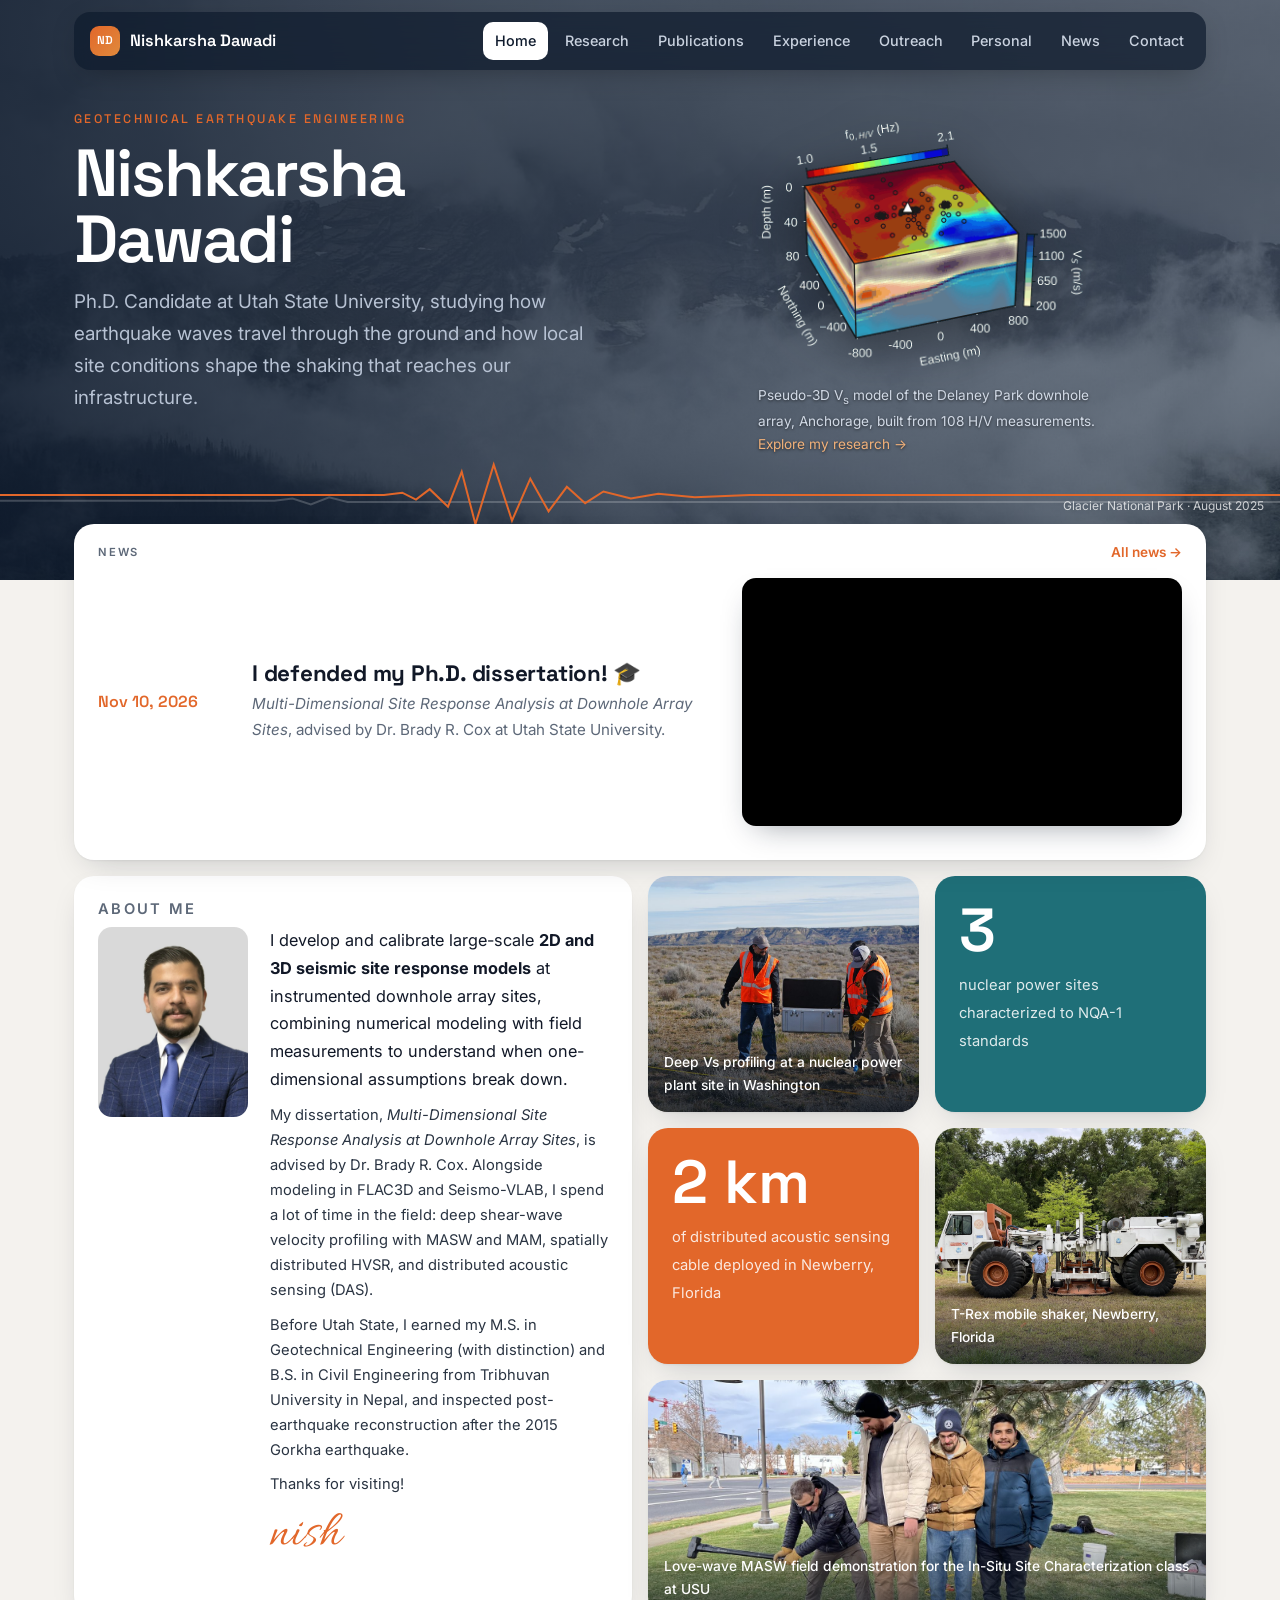
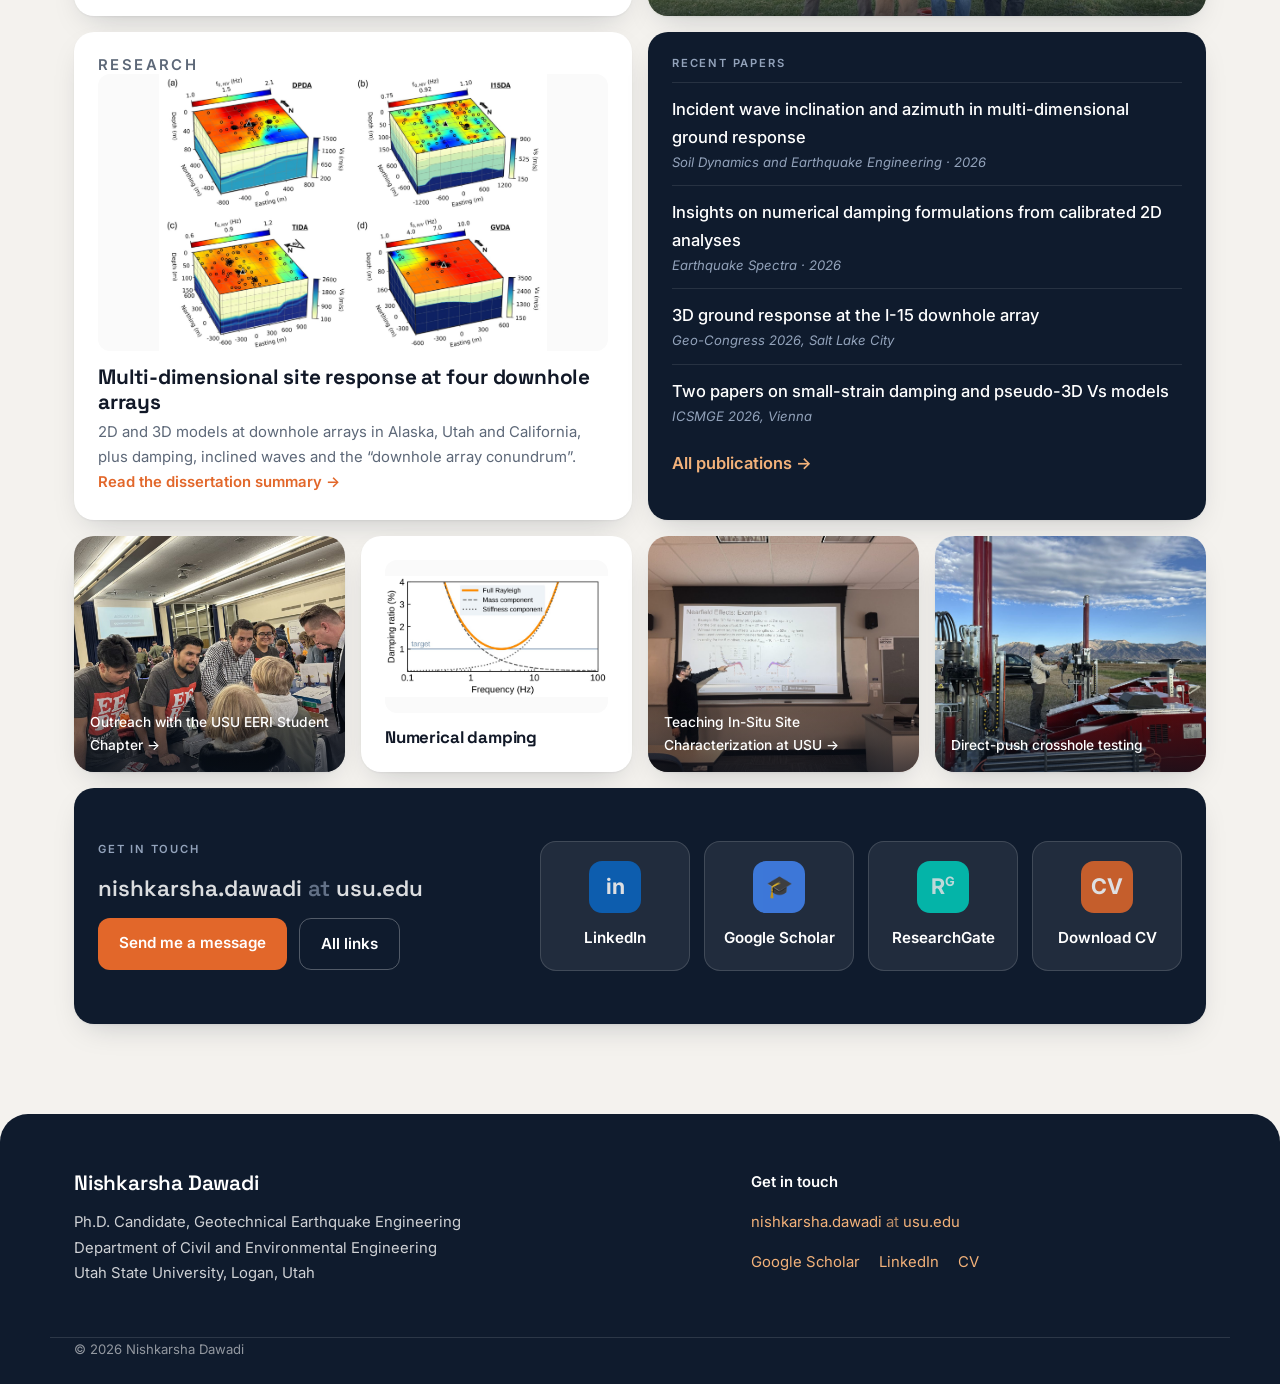
<file: index.html>
<!doctype html>
<html lang="en">
<head>
<meta charset="utf-8">
<meta name="viewport" content="width=device-width, initial-scale=1">
<title>Nishkarsha Dawadi · Geotechnical Earthquake Engineering</title>
<meta name="description" content="Nishkarsha Dawadi, Ph.D. candidate in geotechnical earthquake engineering at Utah State University.">
<link rel="preconnect" href="https://fonts.googleapis.com">
<link rel="preconnect" href="https://fonts.gstatic.com" crossorigin>
<link href="https://fonts.googleapis.com/css2?family=Inter:wght@400;500;600&family=Allura&family=Space+Grotesk:wght@500;600;700&family=Source+Serif+4:opsz,wght@8..60,500;8..60,600;8..60,700&display=swap" rel="stylesheet">
<link rel="stylesheet" href="style.css">
</head>
<body class="has-hero">
<header class="site-header">
  <div class="wrap header-inner">
    <a class="brand" href="index.html"><span class="mark">ND</span>Nishkarsha Dawadi</a>
    <input type="checkbox" id="menu-toggle" aria-label="Menu">
    <label for="menu-toggle" class="menu-btn" aria-hidden="true"><span></span></label>
    <nav><a href="index.html" class="active">Home</a><a href="research.html">Research</a><a href="publications.html">Publications</a><a href="experience.html">Experience</a><a href="outreach.html">Outreach</a><a href="personal.html">Personal</a><a href="news.html">News</a><a href="contact.html">Contact</a></nav>
  </div>
</header>

<section class="hero photo-hero" style="background-image:url('images/bg-glacier.jpg')">
  <div class="wrap hero-inner hero-split">
  <div class="hero-text">
    <p class="eyebrow">Geotechnical Earthquake Engineering</p>
    <h1>Nishkarsha Dawadi</h1>
    <p class="hero-sub">Ph.D. Candidate at Utah State University, studying how earthquake waves travel through the ground and how local site conditions shape the shaking that reaches our infrastructure.</p>
  </div>
  <figure class="hero-video">
    <img src="media/00-pseudo3D-Vs-model-DPDA.gif" alt="Rotating pseudo-3D shear-wave velocity model of the Delaney Park downhole array">
    <figcaption>Pseudo-3D V<sub>s</sub> model of the Delaney Park downhole array, Anchorage, built from 108 H/V measurements. <a href="research.html">Explore my research →</a></figcaption>
  </figure>
  </div>
  <svg class="quake" viewBox="0 0 1400 120" preserveAspectRatio="none" aria-hidden="true"><path class="q2" d="M0 70 L300 70 L320 66 L340 76 L360 64 L380 72 L1400 72"/><path class="q1" d="M0 60 L420 60 L440 56 L455 68 L470 50 L490 80 L505 20 L520 110 L540 8 L560 104 L580 32 L600 88 L620 46 L640 74 L660 54 L690 66 L720 58 L760 64 L820 60 L1400 60"/></svg>
  <p class="hero-credit">Glacier National Park · August 2025</p>
</section>

<div class="wrap">
  <div class="t news-t" id="news">
    <p class="lbl news-lbl"><span>News</span><a class="go" href="news.html">All news →</a></p>
    <ul class="news">
      <li><span class="nd">Nov 10, 2026</span><div><h3>I defended my Ph.D. dissertation! 🎓</h3><p><em>Multi-Dimensional Site Response Analysis at Downhole Array Sites</em>, advised by Dr. Brady R. Cox at Utah State University.</p></div><div class="video news-video"><iframe src="https://www.youtube.com/embed/E-z9pYXPw9g" title="Nishkarsha Dawadi Ph.D. defense" allow="accelerometer; autoplay; clipboard-write; encrypted-media; gyroscope; picture-in-picture; web-share" referrerpolicy="strict-origin-when-cross-origin" allowfullscreen></iframe></div></li>
    </ul>
  </div>
<div class="bento">
  <div class="t w2 h2 about-tile">
    <p class="lbl">About me</p>
    <div class="about-grid">
      <img class="ava" src="images/portrait.jpg" alt="Nishkarsha Dawadi">
      <div>
        <p class="lead">I develop and calibrate large-scale <strong>2D and 3D seismic site response models</strong> at instrumented downhole array sites, combining numerical modeling with field measurements to understand when one-dimensional assumptions break down.</p>
        <p>My dissertation, <em>Multi-Dimensional Site Response Analysis at Downhole Array Sites</em>, is advised by Dr. Brady R. Cox. Alongside modeling in FLAC3D and Seismo-VLAB, I spend a lot of time in the field: deep shear-wave velocity profiling with MASW and MAM, spatially distributed HVSR, and distributed acoustic sensing (DAS).</p>
        <p>Before Utah State, I earned my M.S. in Geotechnical Engineering (with distinction) and B.S. in Civil Engineering from Tribhuvan University in Nepal, and inspected post-earthquake reconstruction after the 2015 Gorkha earthquake.</p>
        <p class="thanks">Thanks for visiting!</p>
        <p class="signature" aria-label="nish">nish</p>
      </div>
    </div>
  </div>
  <a class="t img" href="research.html#field"><img src="images/field-desert.jpg" alt="Field engineers with equipment in sagebrush"><span class="cap">Deep Vs profiling at a nuclear power plant site in Washington</span></a>
  <div class="t stat-t teal"><b>3</b><span>nuclear power sites characterized to NQA-1 standards</span></div>
  <div class="t stat-t orange"><b>2 km</b><span>of distributed acoustic sensing cable deployed in Newberry, Florida</span></div>
  <a class="t img" href="research.html#field"><img src="images/hero-shaker.jpg" alt="Nishkarsha beside the T-Rex mobile shaker"><span class="cap">T-Rex mobile shaker, Newberry, Florida</span></a>

  <a class="t img w2" href="research.html#field"><img src="images/field-sh-source.jpg" alt="Students on a shear plank during a Love-wave MASW demonstration" style="object-position:center 40%"><span class="cap">Love-wave MASW field demonstration for the In-Situ Site Characterization class at USU</span></a>

  <a class="t w2 h2 fig-t" href="research.html#multi-d">
    <p class="lbl">Research</p>
    <img src="images/fig-four-sites.jpg" alt="3D velocity models at four downhole array sites">
    <h3>Multi-dimensional site response at four downhole arrays</h3>
    <p>2D and 3D models at downhole arrays in Alaska, Utah and California, plus damping, inclined waves and the “downhole array conundrum”. <span class="go">Read the dissertation summary →</span></p>
  </a>
  <div class="t w2 h2 dark papers-t">
    <p class="lbl">Recent papers</p>
    <ul>
      <li><a href="https://doi.org/10.1016/j.soildyn.2026.110630">Incident wave inclination and azimuth in multi-dimensional ground response</a><em>Soil Dynamics and Earthquake Engineering · 2026</em></li>
      <li><a href="https://doi.org/10.1002/esp4.70087">Insights on numerical damping formulations from calibrated 2D analyses</a><em>Earthquake Spectra · 2026</em></li>
      <li><a href="https://doi.org/10.1061/9780784486702.049">3D ground response at the I-15 downhole array</a><em>Geo-Congress 2026, Salt Lake City</em></li>
      <li><a href="https://doi.org/10.53243/ICSMGE2026-827">Two papers on small-strain damping and pseudo-3D Vs models</a><em>ICSMGE 2026, Vienna</em></li>
    </ul>
    <a class="go" href="publications.html">All publications →</a>
  </div>

  <a class="t img" href="outreach.html"><img src="images/eeri-community-2.jpg" alt="Chapter members explaining a demonstration to visitors"><span class="cap">Outreach with the USU EERI Student Chapter →</span></a>
  <a class="t fig-t small" href="research.html#damping"><img src="images/fig-full-rayleigh.jpg" alt="Rayleigh damping curves"><h3>Numerical damping</h3></a>

  <a class="t img" href="experience.html"><img src="images/teaching.jpg" alt="Nishkarsha lecturing on surface-wave testing"><span class="cap">Teaching In-Situ Site Characterization at USU →</span></a>
  <a class="t img" href="research.html#field"><img src="images/field-crosshole.jpg" alt="Direct-push crosshole testing rig"><span class="cap">Direct-push crosshole testing</span></a>
  <div class="t w4 stat-t navy cta">
    <p class="lbl">Get in touch</p>
    <a class="mail-obf mail" data-u="nishkarsha.dawadi" data-d="usu.edu" href="#" rel="nofollow"><span class="m-text">nishkarsha.dawadi <i>at</i> usu.edu</span></a>
    <div class="socials">
      <a class="soc" href="https://www.linkedin.com/in/ndawadi/" target="_blank" rel="noopener"><span class="cbadge b-li" aria-hidden="true">in</span>LinkedIn</a>
      <a class="soc" href="https://scholar.google.com/citations?user=vI1wl_IAAAAJ&amp;hl=en" target="_blank" rel="noopener"><span class="cbadge b-gs" aria-hidden="true">🎓</span>Google Scholar</a>
      <a class="soc" href="https://www.researchgate.net/profile/Nishkarsha-Dawadi" target="_blank" rel="noopener"><span class="cbadge b-rg" aria-hidden="true"><span>R<sup>G</sup></span></span>ResearchGate</a>
      <a class="soc" href="Nishkarsha_Dawadi_CV.pdf" target="_blank" rel="noopener"><span class="cbadge b-cv" aria-hidden="true">CV</span>Download CV</a>
    </div>
    <div class="hero-actions"><a class="btn btn-primary" href="contact.html#message">Send me a message</a><a class="btn btn-ghost" href="contact.html">All links</a></div>
  </div>
</div>
</div>

<footer class="site-footer">
  <div class="wrap footer-grid">
    <div>
      <p class="footer-name">Nishkarsha Dawadi</p>
      <p>Ph.D. Candidate, Geotechnical Earthquake Engineering<br>Department of Civil and Environmental Engineering<br>Utah State University, Logan, Utah</p>
    </div>
    <div>
      <p class="footer-head">Get in touch</p>
      <p><a class="mail-obf " data-u="nishkarsha.dawadi" data-d="usu.edu" href="#" rel="nofollow"><span class="m-text">nishkarsha.dawadi <i>at</i> usu.edu</span></a></p>
      <p class="footer-links"><a href="https://scholar.google.com/citations?user=vI1wl_IAAAAJ&amp;hl=en">Google Scholar</a><a href="https://www.linkedin.com/in/ndawadi/">LinkedIn</a><a href="Nishkarsha_Dawadi_CV.pdf">CV</a></p>
    </div>
  </div>
  <div class="wrap copyright">© 2026 Nishkarsha Dawadi</div>
</footer>
<script src="slides.js" defer></script>
</body>
</html>
</file>
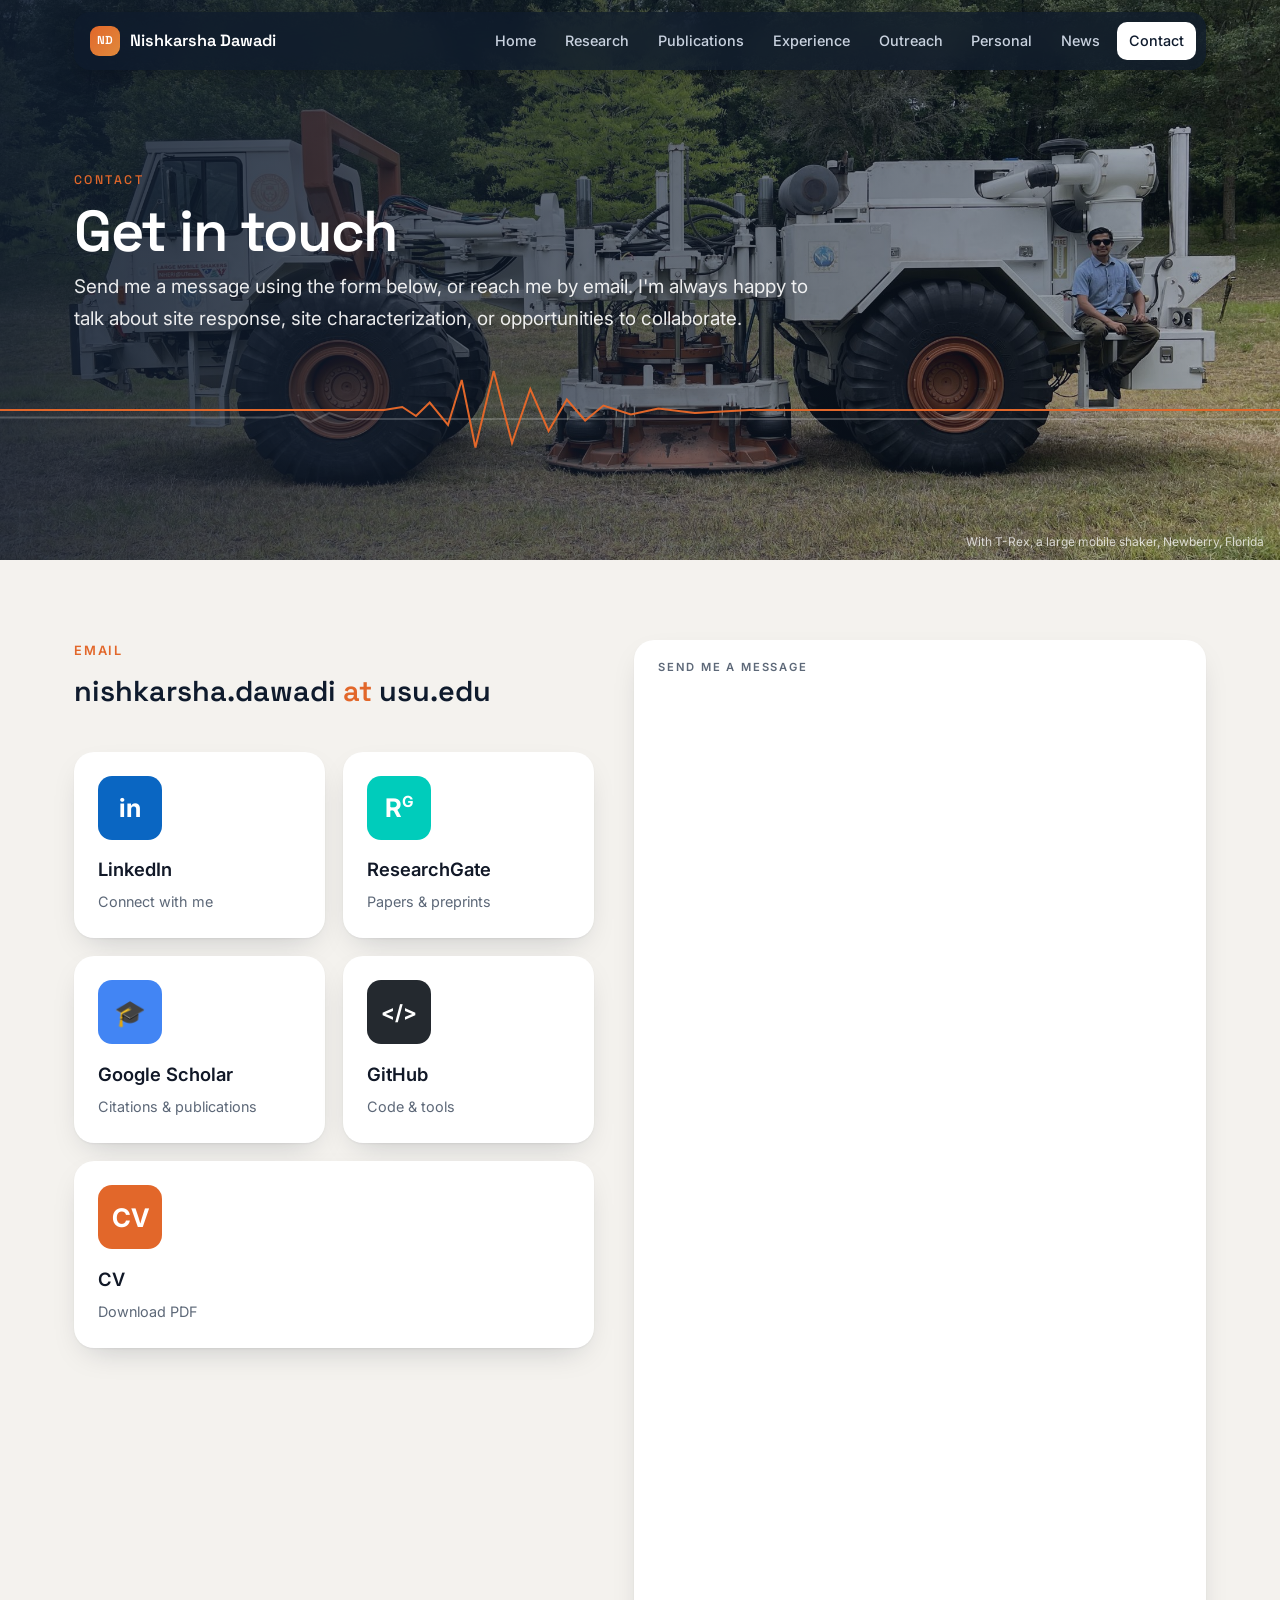
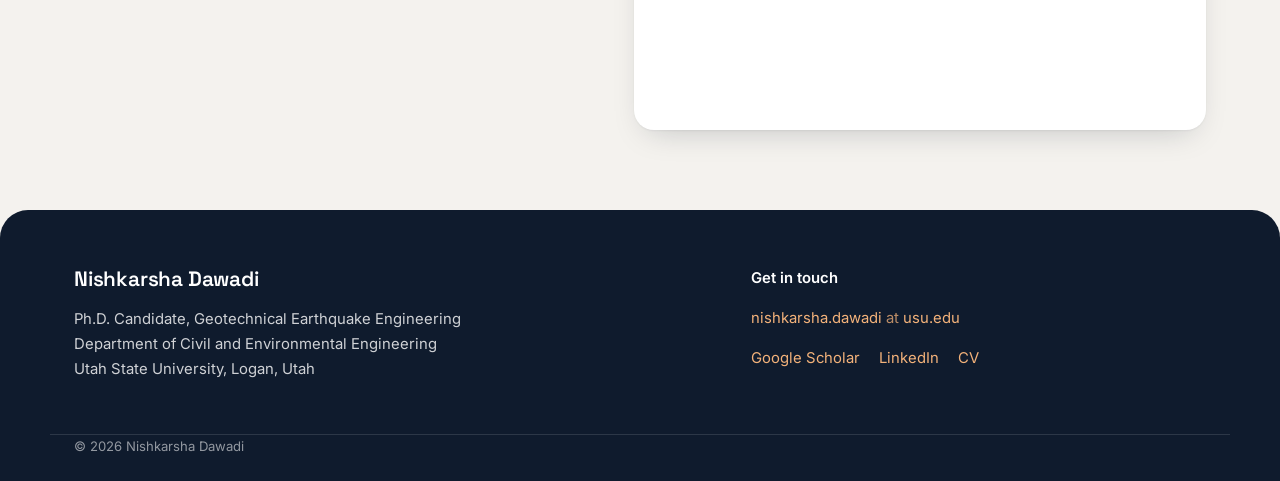
<file: contact.html>
<!doctype html>
<html lang="en">
<head>
<meta charset="utf-8">
<meta name="viewport" content="width=device-width, initial-scale=1">
<title>Contact · Nishkarsha Dawadi</title>
<meta name="description" content="Contact Nishkarsha Dawadi: email, LinkedIn, Google Scholar, GitHub and CV.">
<link rel="preconnect" href="https://fonts.googleapis.com">
<link rel="preconnect" href="https://fonts.gstatic.com" crossorigin>
<link href="https://fonts.googleapis.com/css2?family=Inter:wght@400;500;600&family=Allura&family=Space+Grotesk:wght@500;600;700&family=Source+Serif+4:opsz,wght@8..60,500;8..60,600;8..60,700&display=swap" rel="stylesheet">
<link rel="stylesheet" href="style.css">
</head>
<body>
<header class="site-header">
  <div class="wrap header-inner">
    <a class="brand" href="index.html"><span class="mark">ND</span>Nishkarsha Dawadi</a>
    <input type="checkbox" id="menu-toggle" aria-label="Menu">
    <label for="menu-toggle" class="menu-btn" aria-hidden="true"><span></span></label>
    <nav><a href="index.html">Home</a><a href="research.html">Research</a><a href="publications.html">Publications</a><a href="experience.html">Experience</a><a href="outreach.html">Outreach</a><a href="personal.html">Personal</a><a href="news.html">News</a><a href="contact.html" class="active">Contact</a></nav>
  </div>
</header>

<section class="page-head photo tall" style="background-image:url('images/hero-trex.jpg');background-position:center 45%">
  <div class="wrap"><p class="eyebrow">Contact</p><h1>Get in touch</h1>
  <p class="hero-sub dark">Send me a message using the form below, or reach me by email. I'm always happy to talk about site response, site characterization, or opportunities to collaborate.</p></div>
  <p class="photo-credit">With T-Rex, a large mobile shaker, Newberry, Florida</p>
  <svg class="quake" viewBox="0 0 1400 120" preserveAspectRatio="none" aria-hidden="true"><path class="q2" d="M0 70 L300 70 L320 66 L340 76 L360 64 L380 72 L1400 72"/><path class="q1" d="M0 60 L420 60 L440 56 L455 68 L470 50 L490 80 L505 20 L520 110 L540 8 L560 104 L580 32 L600 88 L620 46 L640 74 L660 54 L690 66 L720 58 L760 64 L820 60 L1400 60"/></svg>
</section>
<section class="section">
  <div class="wrap">
    <div class="contact-grid">
      <div>
        <a class="mail-obf email-big" data-u="nishkarsha.dawadi" data-d="usu.edu" href="#" rel="nofollow"><span>Email</span><span class="m-text">nishkarsha.dawadi <i>at</i> usu.edu</span></a>
        <div class="ctiles two"><a class="ctile" href="https://www.linkedin.com/in/ndawadi/"><span class="cbadge b-li" aria-hidden="true">in</span><span class="clabel">LinkedIn</span><span class="csub">Connect with me</span></a><a class="ctile" href="https://www.researchgate.net/profile/Nishkarsha-Dawadi"><span class="cbadge b-rg" aria-hidden="true"><span>R<sup>G</sup></span></span><span class="clabel">ResearchGate</span><span class="csub">Papers &amp; preprints</span></a><a class="ctile" href="https://scholar.google.com/citations?user=vI1wl_IAAAAJ&amp;hl=en"><span class="cbadge b-gs" aria-hidden="true">🎓</span><span class="clabel">Google Scholar</span><span class="csub">Citations &amp; publications</span></a><a class="ctile" href="https://github.com/dnishkarsha"><span class="cbadge b-gh" aria-hidden="true">&lt;/&gt;</span><span class="clabel">GitHub</span><span class="csub">Code &amp; tools</span></a><a class="ctile" href="Nishkarsha_Dawadi_CV.pdf"><span class="cbadge b-cv" aria-hidden="true">CV</span><span class="clabel">CV</span><span class="csub">Download PDF</span></a></div>
      </div>
      <div class="form-card" id="message">
        <p class="lbl">Send me a message</p>
        <iframe src="https://docs.google.com/forms/d/e/1FAIpQLSfbuZjVbyTIBUGwFZwCr8_PHtPP-DwN_wQNBNAHSLqfX0QaVA/viewform?embedded=true" title="Contact form" loading="lazy">Loading…</iframe>
      </div>
    </div>
  </div>
</section>

<footer class="site-footer">
  <div class="wrap footer-grid">
    <div>
      <p class="footer-name">Nishkarsha Dawadi</p>
      <p>Ph.D. Candidate, Geotechnical Earthquake Engineering<br>Department of Civil and Environmental Engineering<br>Utah State University, Logan, Utah</p>
    </div>
    <div>
      <p class="footer-head">Get in touch</p>
      <p><a class="mail-obf " data-u="nishkarsha.dawadi" data-d="usu.edu" href="#" rel="nofollow"><span class="m-text">nishkarsha.dawadi <i>at</i> usu.edu</span></a></p>
      <p class="footer-links"><a href="https://scholar.google.com/citations?user=vI1wl_IAAAAJ&amp;hl=en">Google Scholar</a><a href="https://www.linkedin.com/in/ndawadi/">LinkedIn</a><a href="Nishkarsha_Dawadi_CV.pdf">CV</a></p>
    </div>
  </div>
  <div class="wrap copyright">© 2026 Nishkarsha Dawadi</div>
</footer>
<script src="slides.js" defer></script>
</body>
</html>
</file>
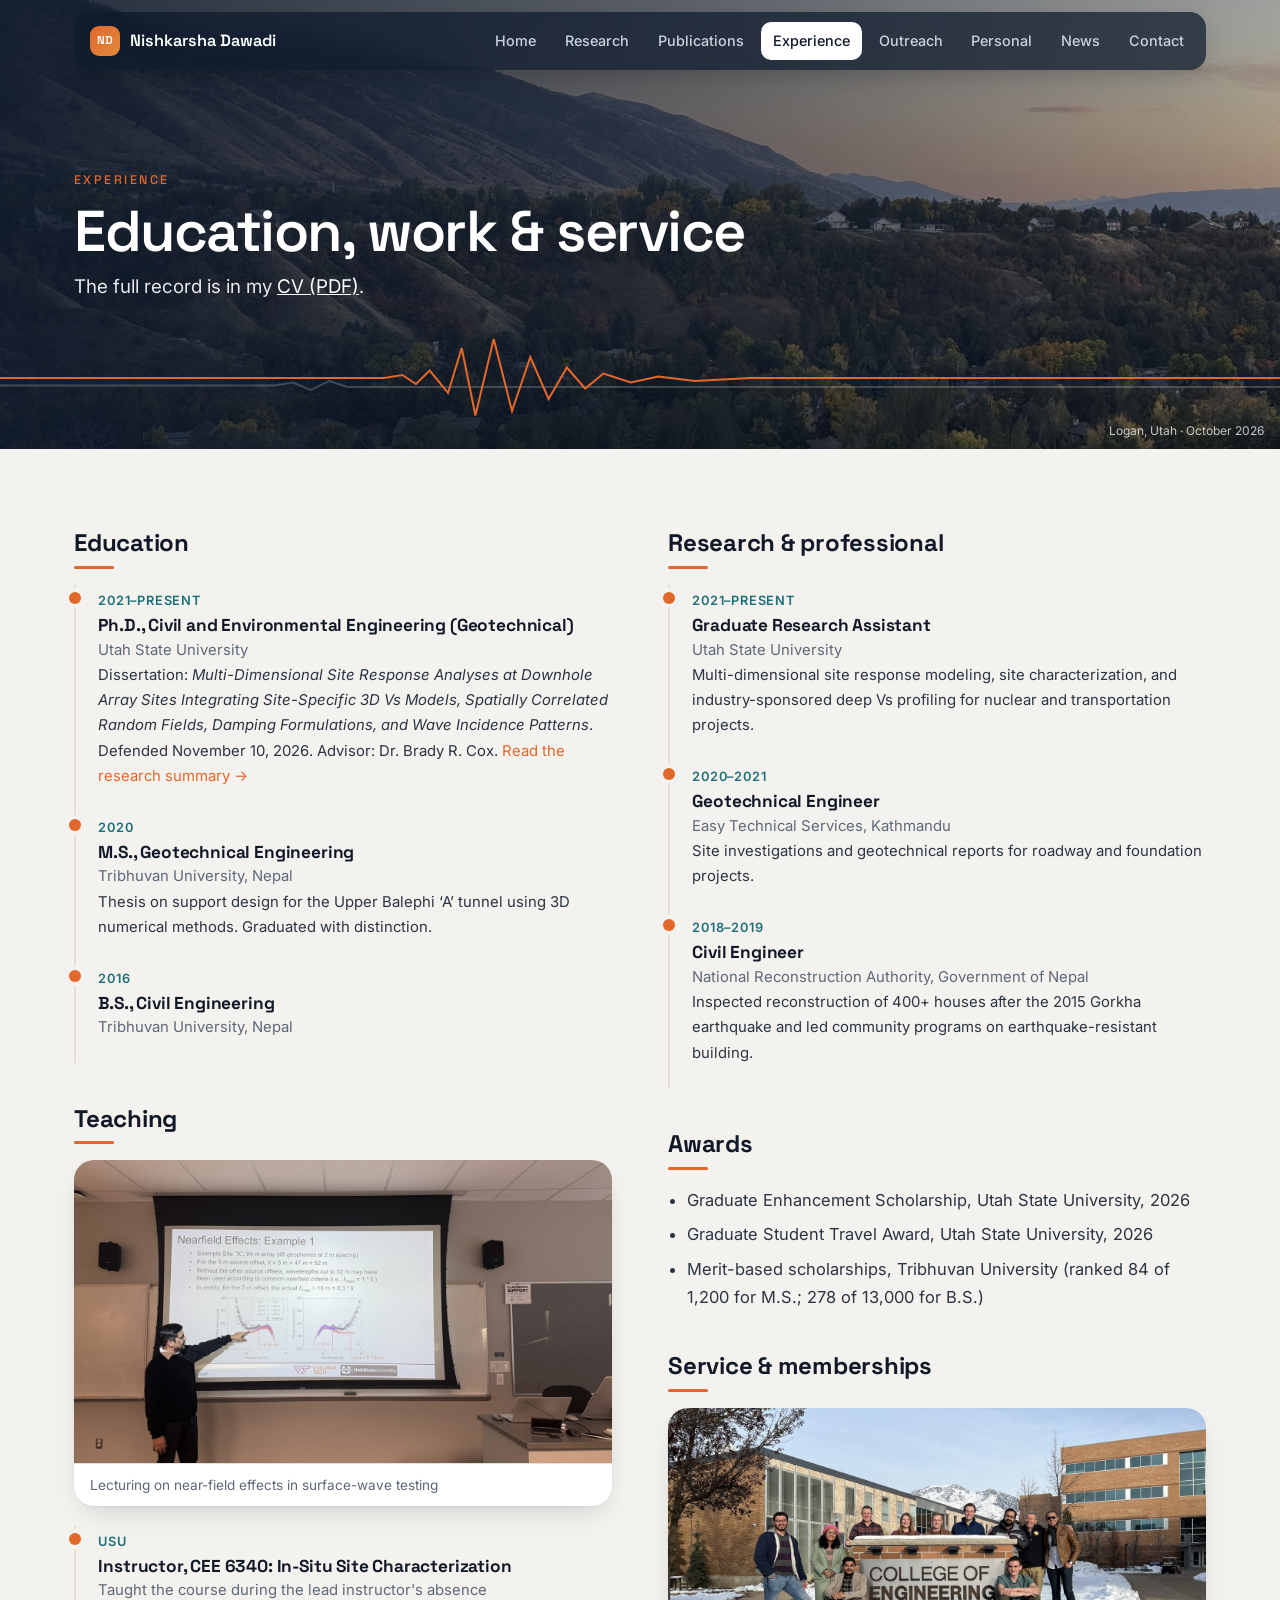
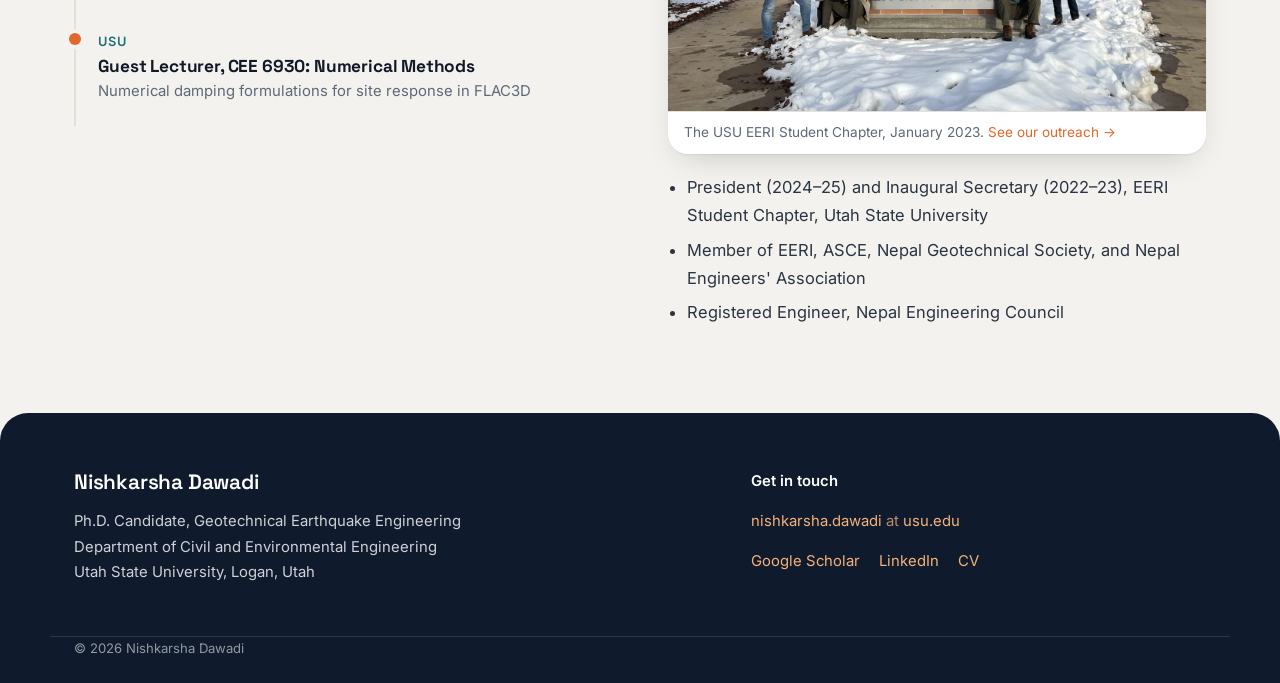
<file: experience.html>
<!doctype html>
<html lang="en">
<head>
<meta charset="utf-8">
<meta name="viewport" content="width=device-width, initial-scale=1">
<title>Experience · Nishkarsha Dawadi</title>
<meta name="description" content="Education, experience, teaching and service of Nishkarsha Dawadi.">
<link rel="preconnect" href="https://fonts.googleapis.com">
<link rel="preconnect" href="https://fonts.gstatic.com" crossorigin>
<link href="https://fonts.googleapis.com/css2?family=Inter:wght@400;500;600&family=Allura&family=Space+Grotesk:wght@500;600;700&family=Source+Serif+4:opsz,wght@8..60,500;8..60,600;8..60,700&display=swap" rel="stylesheet">
<link rel="stylesheet" href="style.css">
</head>
<body>
<header class="site-header">
  <div class="wrap header-inner">
    <a class="brand" href="index.html"><span class="mark">ND</span>Nishkarsha Dawadi</a>
    <input type="checkbox" id="menu-toggle" aria-label="Menu">
    <label for="menu-toggle" class="menu-btn" aria-hidden="true"><span></span></label>
    <nav><a href="index.html">Home</a><a href="research.html">Research</a><a href="publications.html">Publications</a><a href="experience.html" class="active">Experience</a><a href="outreach.html">Outreach</a><a href="personal.html">Personal</a><a href="news.html">News</a><a href="contact.html">Contact</a></nav>
  </div>
</header>


<section class="page-head photo" style="background-image:url('images/bg-sunset.jpg');background-position:center 72%">
  <div class="wrap"><p class="eyebrow">Experience</p><h1>Education, work &amp; service</h1>
  <p class="hero-sub dark">The full record is in my <a href="Nishkarsha_Dawadi_CV.pdf">CV (PDF)</a>.</p></div>
  <p class="photo-credit">Logan, Utah · October 2026</p>
  <svg class="quake" viewBox="0 0 1400 120" preserveAspectRatio="none" aria-hidden="true"><path class="q2" d="M0 70 L300 70 L320 66 L340 76 L360 64 L380 72 L1400 72"/><path class="q1" d="M0 60 L420 60 L440 56 L455 68 L470 50 L490 80 L505 20 L520 110 L540 8 L560 104 L580 32 L600 88 L620 46 L640 74 L660 54 L690 66 L720 58 L760 64 L820 60 L1400 60"/></svg>
</section>
<section class="section">
  <div class="wrap two-col">
    <div>
      <h2 class="group">Education</h2>
      <ul class="timeline">
        <li><span class="when">2021–present</span><div><h3>Ph.D., Civil and Environmental Engineering (Geotechnical)</h3><p class="where">Utah State University</p><p>Dissertation: <em>Multi-Dimensional Site Response Analyses at Downhole Array Sites Integrating Site-Specific 3D Vs Models, Spatially Correlated Random Fields, Damping Formulations, and Wave Incidence Patterns</em>. Defended November 10, 2026. Advisor: Dr. Brady R. Cox. <a href='research.html'>Read the research summary →</a></p></div></li>
        <li><span class="when">2020</span><div><h3>M.S., Geotechnical Engineering</h3><p class="where">Tribhuvan University, Nepal</p><p>Thesis on support design for the Upper Balephi ‘A’ tunnel using 3D numerical methods. Graduated with distinction.</p></div></li>
        <li><span class="when">2016</span><div><h3>B.S., Civil Engineering</h3><p class="where">Tribhuvan University, Nepal</p></div></li>
      </ul>
      <h2 class="group">Teaching</h2>
      <figure class="side-photo"><img src="images/teaching.jpg" alt="Nishkarsha lecturing on near-field effects in surface-wave testing"><figcaption>Lecturing on near-field effects in surface-wave testing</figcaption></figure>
      <ul class="timeline">
        <li><span class="when">USU</span><div><h3>Instructor, CEE 6340: In-Situ Site Characterization</h3><p class="where">Taught the course during the lead instructor's absence</p></div></li>
        <li><span class="when">USU</span><div><h3>Guest Lecturer, CEE 6930: Numerical Methods</h3><p class="where">Numerical damping formulations for site response in FLAC3D</p></div></li>
      </ul>
    </div>
    <div>
      <h2 class="group">Research &amp; professional</h2>
      <ul class="timeline">
        <li><span class="when">2021–present</span><div><h3>Graduate Research Assistant</h3><p class="where">Utah State University</p><p>Multi-dimensional site response modeling, site characterization, and industry-sponsored deep Vs profiling for nuclear and transportation projects.</p></div></li>
        <li><span class="when">2020–2021</span><div><h3>Geotechnical Engineer</h3><p class="where">Easy Technical Services, Kathmandu</p><p>Site investigations and geotechnical reports for roadway and foundation projects.</p></div></li>
        <li><span class="when">2018–2019</span><div><h3>Civil Engineer</h3><p class="where">National Reconstruction Authority, Government of Nepal</p><p>Inspected reconstruction of 400+ houses after the 2015 Gorkha earthquake and led community programs on earthquake-resistant building.</p></div></li>
      </ul>
      <h2 class="group">Awards</h2>
      <ul class="plain">
        <li>Graduate Enhancement Scholarship, Utah State University, 2026</li>
        <li>Graduate Student Travel Award, Utah State University, 2026</li>
        <li>Merit-based scholarships, Tribhuvan University (ranked 84 of 1,200 for M.S.; 278 of 13,000 for B.S.)</li>
      </ul>
      <h2 class="group">Service &amp; memberships</h2>
      <figure class="side-photo"><a href="outreach.html"><img src="images/eeri-founding.jpg" alt="USU EERI student chapter founding members"></a><figcaption>The USU EERI Student Chapter, January 2023. <a href="outreach.html">See our outreach →</a></figcaption></figure>
      <ul class="plain">
        <li>President (2024–25) and Inaugural Secretary (2022–23), EERI Student Chapter, Utah State University</li>
        <li>Member of EERI, ASCE, Nepal Geotechnical Society, and Nepal Engineers' Association</li>
        <li>Registered Engineer, Nepal Engineering Council</li>
      </ul>
    </div>
  </div>
</section>

<footer class="site-footer">
  <div class="wrap footer-grid">
    <div>
      <p class="footer-name">Nishkarsha Dawadi</p>
      <p>Ph.D. Candidate, Geotechnical Earthquake Engineering<br>Department of Civil and Environmental Engineering<br>Utah State University, Logan, Utah</p>
    </div>
    <div>
      <p class="footer-head">Get in touch</p>
      <p><a class="mail-obf " data-u="nishkarsha.dawadi" data-d="usu.edu" href="#" rel="nofollow"><span class="m-text">nishkarsha.dawadi <i>at</i> usu.edu</span></a></p>
      <p class="footer-links"><a href="https://scholar.google.com/citations?user=vI1wl_IAAAAJ&amp;hl=en">Google Scholar</a><a href="https://www.linkedin.com/in/ndawadi/">LinkedIn</a><a href="Nishkarsha_Dawadi_CV.pdf">CV</a></p>
    </div>
  </div>
  <div class="wrap copyright">© 2026 Nishkarsha Dawadi</div>
</footer>
<script src="slides.js" defer></script>
</body>
</html>
</file>
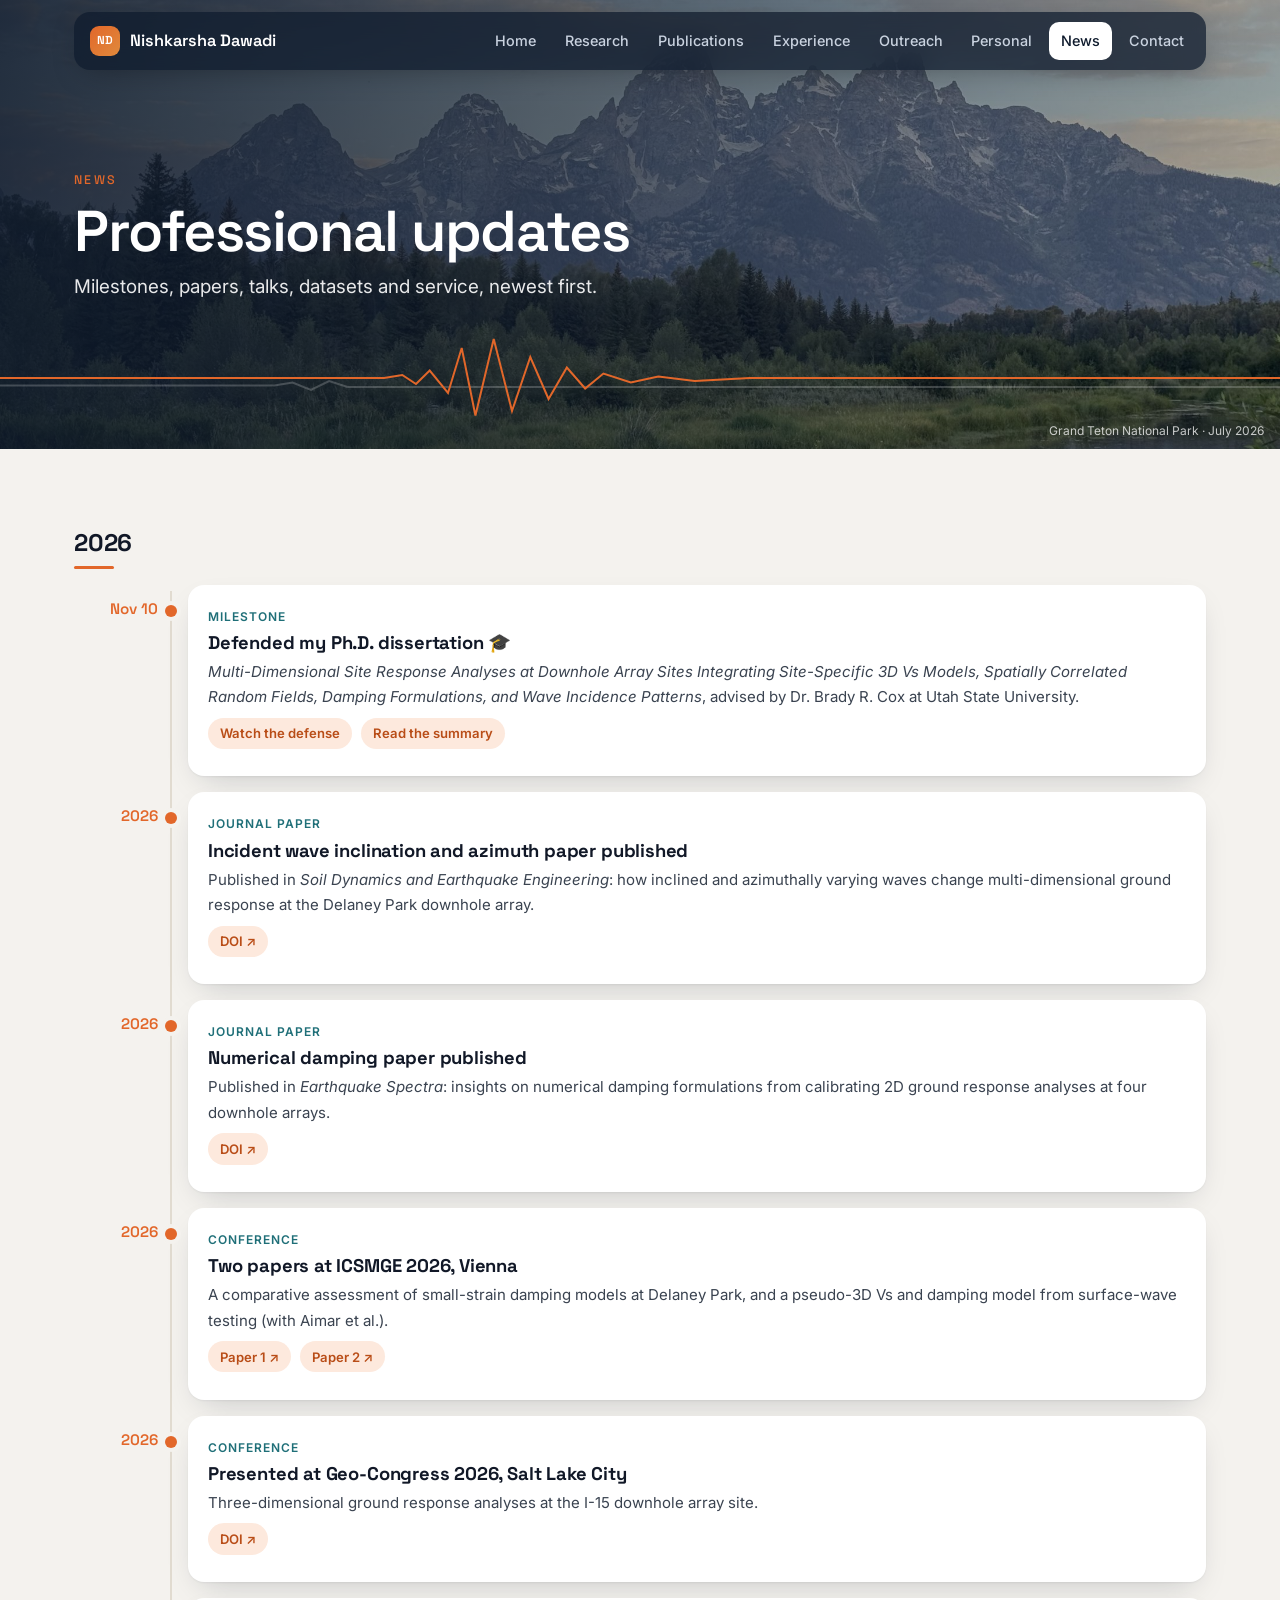
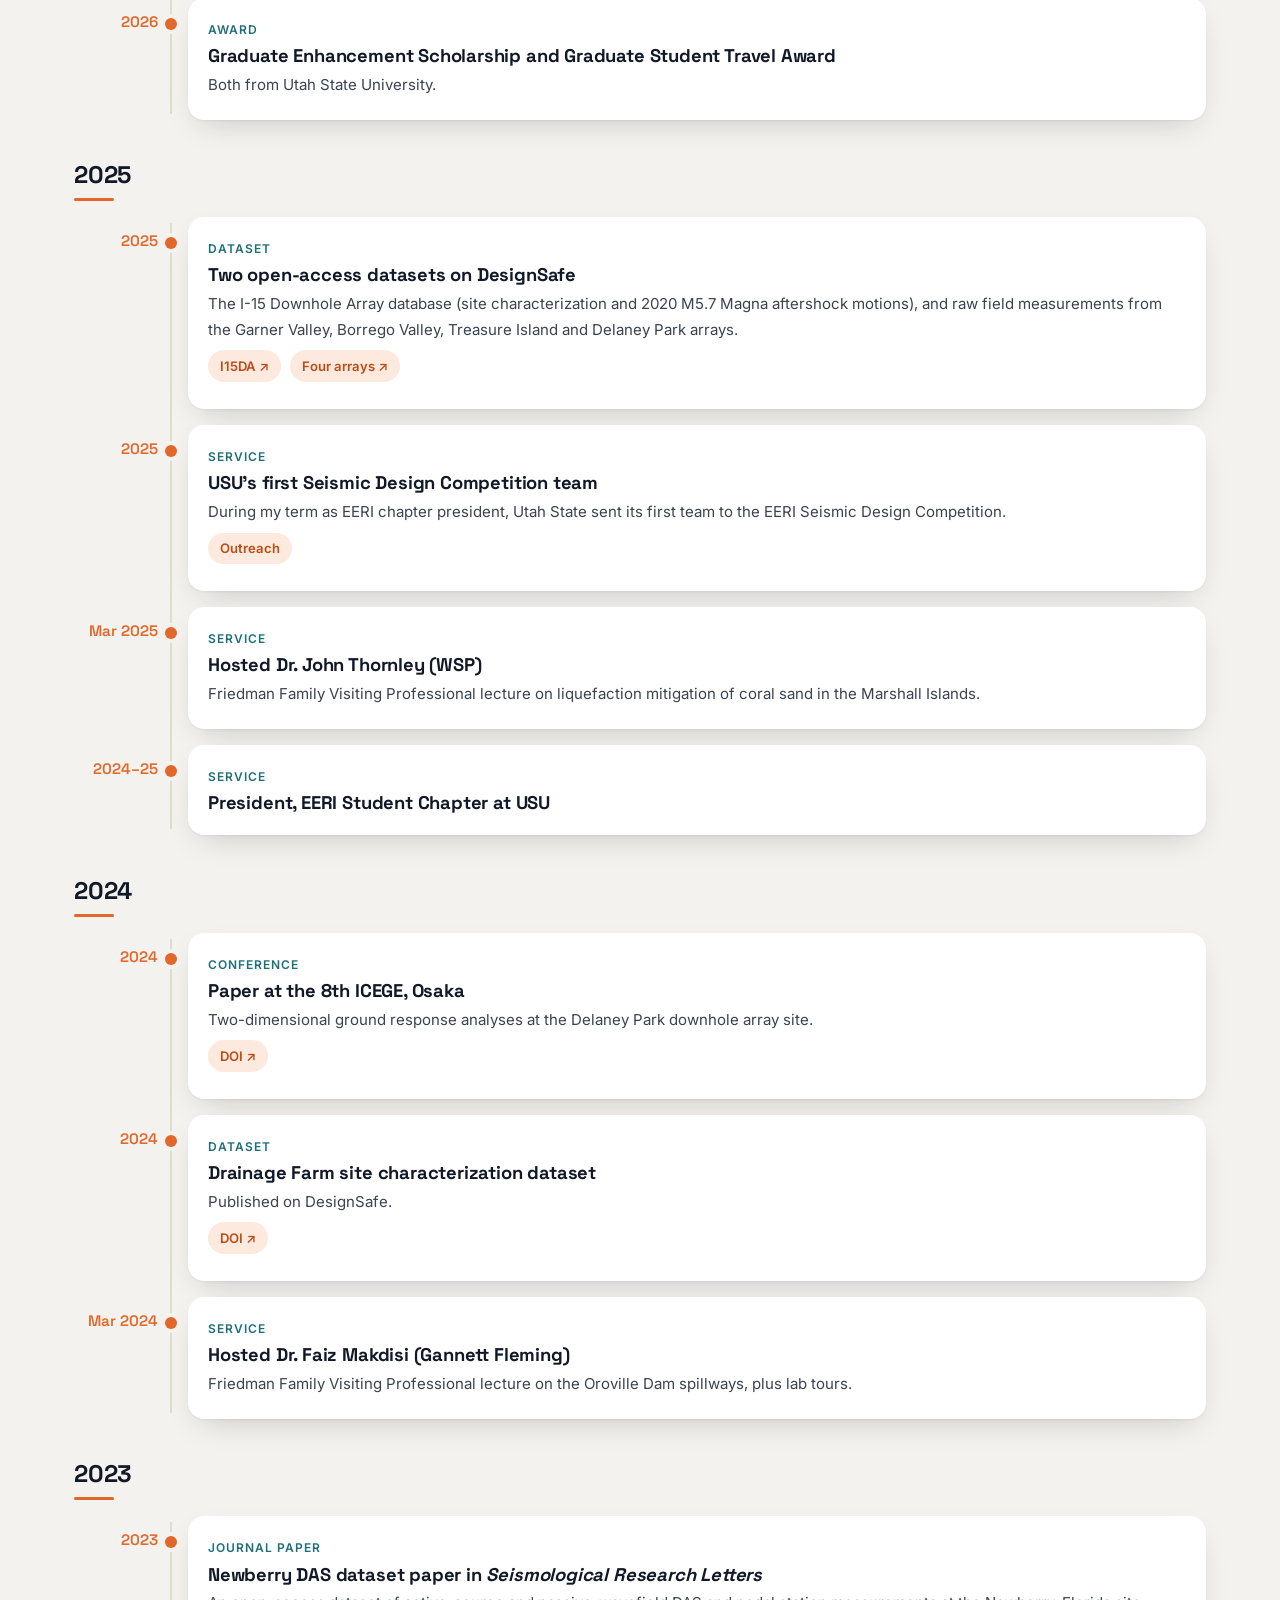
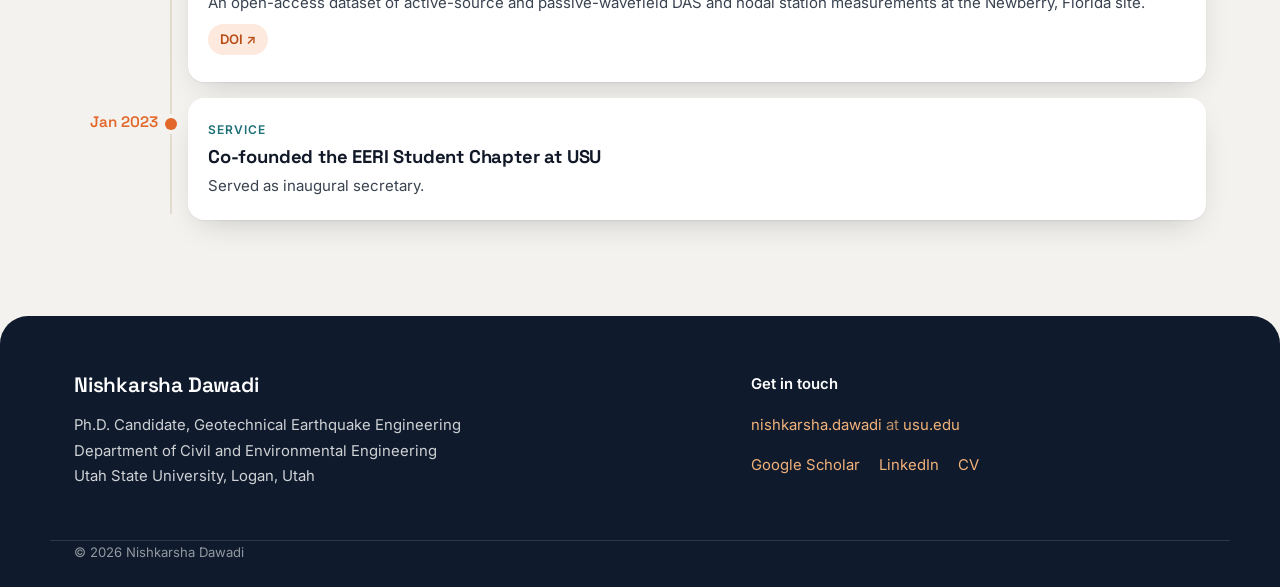
<file: news.html>
<!doctype html>
<html lang="en">
<head>
<meta charset="utf-8">
<meta name="viewport" content="width=device-width, initial-scale=1">
<title>News · Nishkarsha Dawadi</title>
<meta name="description" content="Professional news and updates from Nishkarsha Dawadi.">
<link rel="preconnect" href="https://fonts.googleapis.com">
<link rel="preconnect" href="https://fonts.gstatic.com" crossorigin>
<link href="https://fonts.googleapis.com/css2?family=Inter:wght@400;500;600&family=Allura&family=Space+Grotesk:wght@500;600;700&family=Source+Serif+4:opsz,wght@8..60,500;8..60,600;8..60,700&display=swap" rel="stylesheet">
<link rel="stylesheet" href="style.css">
</head>
<body>
<header class="site-header">
  <div class="wrap header-inner">
    <a class="brand" href="index.html"><span class="mark">ND</span>Nishkarsha Dawadi</a>
    <input type="checkbox" id="menu-toggle" aria-label="Menu">
    <label for="menu-toggle" class="menu-btn" aria-hidden="true"><span></span></label>
    <nav><a href="index.html">Home</a><a href="research.html">Research</a><a href="publications.html">Publications</a><a href="experience.html">Experience</a><a href="outreach.html">Outreach</a><a href="personal.html">Personal</a><a href="news.html" class="active">News</a><a href="contact.html">Contact</a></nav>
  </div>
</header>

<section class="page-head photo" style="background-image:url('images/bg-teton.jpg');background-position:center 35%">
  <div class="wrap"><p class="eyebrow">News</p><h1>Professional updates</h1>
  <p class="hero-sub dark">Milestones, papers, talks, datasets and service, newest first.</p></div>
  <p class="photo-credit">Grand Teton National Park · July 2026</p>
  <svg class="quake" viewBox="0 0 1400 120" preserveAspectRatio="none" aria-hidden="true"><path class="q2" d="M0 70 L300 70 L320 66 L340 76 L360 64 L380 72 L1400 72"/><path class="q1" d="M0 60 L420 60 L440 56 L455 68 L470 50 L490 80 L505 20 L520 110 L540 8 L560 104 L580 32 L600 88 L620 46 L640 74 L660 54 L690 66 L720 58 L760 64 L820 60 L1400 60"/></svg>
</section>
<section class="section">
  <div class="wrap narrow">
    <h2 class="group">2026</h2>
    <ul class="ntl">
      <li><span class="n-date">Nov 10</span><div class="n-card"><span class="tag">Milestone</span><h3>Defended my Ph.D. dissertation 🎓</h3><p><em>Multi-Dimensional Site Response Analyses at Downhole Array Sites Integrating Site-Specific 3D Vs Models, Spatially Correlated Random Fields, Damping Formulations, and Wave Incidence Patterns</em>, advised by Dr. Brady R. Cox at Utah State University.</p><p class="n-link"><a class="pill" href="research.html#defense">Watch the defense</a> <a class="pill" href="research.html">Read the summary</a></p></div></li>
      <li><span class="n-date">2026</span><div class="n-card"><span class="tag">Journal paper</span><h3>Incident wave inclination and azimuth paper published</h3><p>Published in <em>Soil Dynamics and Earthquake Engineering</em>: how inclined and azimuthally varying waves change multi-dimensional ground response at the Delaney Park downhole array.</p><p class="n-link"><a class="pill" href="https://doi.org/10.1016/j.soildyn.2026.110630">DOI ↗</a></p></div></li>
      <li><span class="n-date">2026</span><div class="n-card"><span class="tag">Journal paper</span><h3>Numerical damping paper published</h3><p>Published in <em>Earthquake Spectra</em>: insights on numerical damping formulations from calibrating 2D ground response analyses at four downhole arrays.</p><p class="n-link"><a class="pill" href="https://doi.org/10.1002/esp4.70087">DOI ↗</a></p></div></li>
      <li><span class="n-date">2026</span><div class="n-card"><span class="tag">Conference</span><h3>Two papers at ICSMGE 2026, Vienna</h3><p>A comparative assessment of small-strain damping models at Delaney Park, and a pseudo-3D Vs and damping model from surface-wave testing (with Aimar et al.).</p><p class="n-link"><a class="pill" href="https://doi.org/10.53243/ICSMGE2026-827">Paper 1 ↗</a> <a class="pill" href="https://doi.org/10.53243/ICSMGE2026-1691">Paper 2 ↗</a></p></div></li>
      <li><span class="n-date">2026</span><div class="n-card"><span class="tag">Conference</span><h3>Presented at Geo-Congress 2026, Salt Lake City</h3><p>Three-dimensional ground response analyses at the I-15 downhole array site.</p><p class="n-link"><a class="pill" href="https://doi.org/10.1061/9780784486702.049">DOI ↗</a></p></div></li>
      <li><span class="n-date">2026</span><div class="n-card"><span class="tag">Award</span><h3>Graduate Enhancement Scholarship and Graduate Student Travel Award</h3><p>Both from Utah State University.</p></div></li>
    </ul>
    <h2 class="group">2025</h2>
    <ul class="ntl">
      <li><span class="n-date">2025</span><div class="n-card"><span class="tag">Dataset</span><h3>Two open-access datasets on DesignSafe</h3><p>The I-15 Downhole Array database (site characterization and 2020 M5.7 Magna aftershock motions), and raw field measurements from the Garner Valley, Borrego Valley, Treasure Island and Delaney Park arrays.</p><p class="n-link"><a class="pill" href="https://doi.org/10.17603/ds2-xt4m-xa77">I15DA ↗</a> <a class="pill" href="https://doi.org/10.17603/ds2-yek8-8a25">Four arrays ↗</a></p></div></li>
      <li><span class="n-date">2025</span><div class="n-card"><span class="tag">Service</span><h3>USU&rsquo;s first Seismic Design Competition team</h3><p>During my term as EERI chapter president, Utah State sent its first team to the EERI Seismic Design Competition.</p><p class="n-link"><a class="pill" href="outreach.html">Outreach</a></p></div></li>
      <li><span class="n-date">Mar 2025</span><div class="n-card"><span class="tag">Service</span><h3>Hosted Dr. John Thornley (WSP)</h3><p>Friedman Family Visiting Professional lecture on liquefaction mitigation of coral sand in the Marshall Islands.</p></div></li>
      <li><span class="n-date">2024–25</span><div class="n-card"><span class="tag">Service</span><h3>President, EERI Student Chapter at USU</h3></div></li>
    </ul>
    <h2 class="group">2024</h2>
    <ul class="ntl">
      <li><span class="n-date">2024</span><div class="n-card"><span class="tag">Conference</span><h3>Paper at the 8th ICEGE, Osaka</h3><p>Two-dimensional ground response analyses at the Delaney Park downhole array site.</p><p class="n-link"><a class="pill" href="https://doi.org/10.3208/jgssp.v10.SS-3-01">DOI ↗</a></p></div></li>
      <li><span class="n-date">2024</span><div class="n-card"><span class="tag">Dataset</span><h3>Drainage Farm site characterization dataset</h3><p>Published on DesignSafe.</p><p class="n-link"><a class="pill" href="https://doi.org/10.17603/ds2-sx2h-8s20">DOI ↗</a></p></div></li>
      <li><span class="n-date">Mar 2024</span><div class="n-card"><span class="tag">Service</span><h3>Hosted Dr. Faiz Makdisi (Gannett Fleming)</h3><p>Friedman Family Visiting Professional lecture on the Oroville Dam spillways, plus lab tours.</p></div></li>
    </ul>
    <h2 class="group">2023</h2>
    <ul class="ntl">
      <li><span class="n-date">2023</span><div class="n-card"><span class="tag">Journal paper</span><h3>Newberry DAS dataset paper in <em>Seismological Research Letters</em></h3><p>An open-access dataset of active-source and passive-wavefield DAS and nodal station measurements at the Newberry, Florida site.</p><p class="n-link"><a class="pill" href="https://doi.org/10.1785/0220230216">DOI ↗</a></p></div></li>
      <li><span class="n-date">Jan 2023</span><div class="n-card"><span class="tag">Service</span><h3>Co-founded the EERI Student Chapter at USU</h3><p>Served as inaugural secretary.</p></div></li>
    </ul>
  </div>
</section>

<footer class="site-footer">
  <div class="wrap footer-grid">
    <div>
      <p class="footer-name">Nishkarsha Dawadi</p>
      <p>Ph.D. Candidate, Geotechnical Earthquake Engineering<br>Department of Civil and Environmental Engineering<br>Utah State University, Logan, Utah</p>
    </div>
    <div>
      <p class="footer-head">Get in touch</p>
      <p><a class="mail-obf " data-u="nishkarsha.dawadi" data-d="usu.edu" href="#" rel="nofollow"><span class="m-text">nishkarsha.dawadi <i>at</i> usu.edu</span></a></p>
      <p class="footer-links"><a href="https://scholar.google.com/citations?user=vI1wl_IAAAAJ&amp;hl=en">Google Scholar</a><a href="https://www.linkedin.com/in/ndawadi/">LinkedIn</a><a href="Nishkarsha_Dawadi_CV.pdf">CV</a></p>
    </div>
  </div>
  <div class="wrap copyright">© 2026 Nishkarsha Dawadi</div>
</footer>
<script src="slides.js" defer></script>
</body>
</html>
</file>
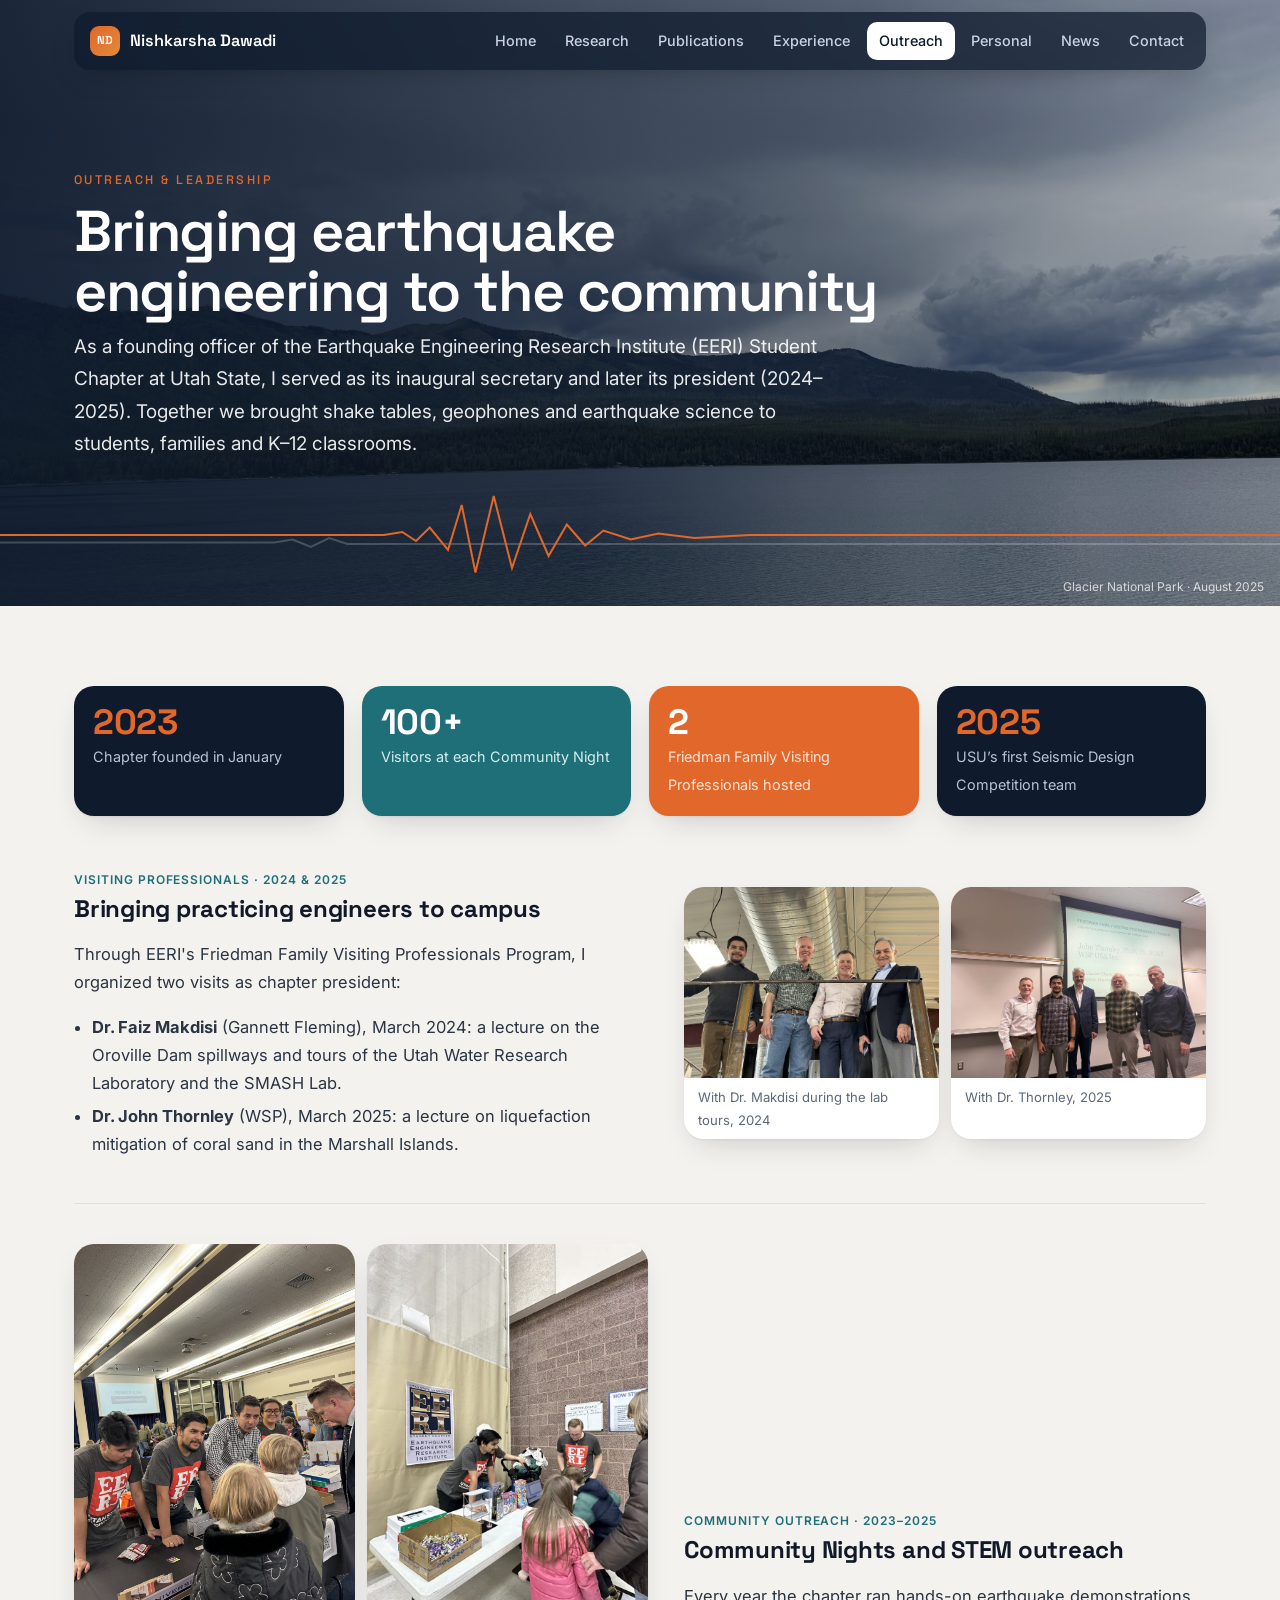
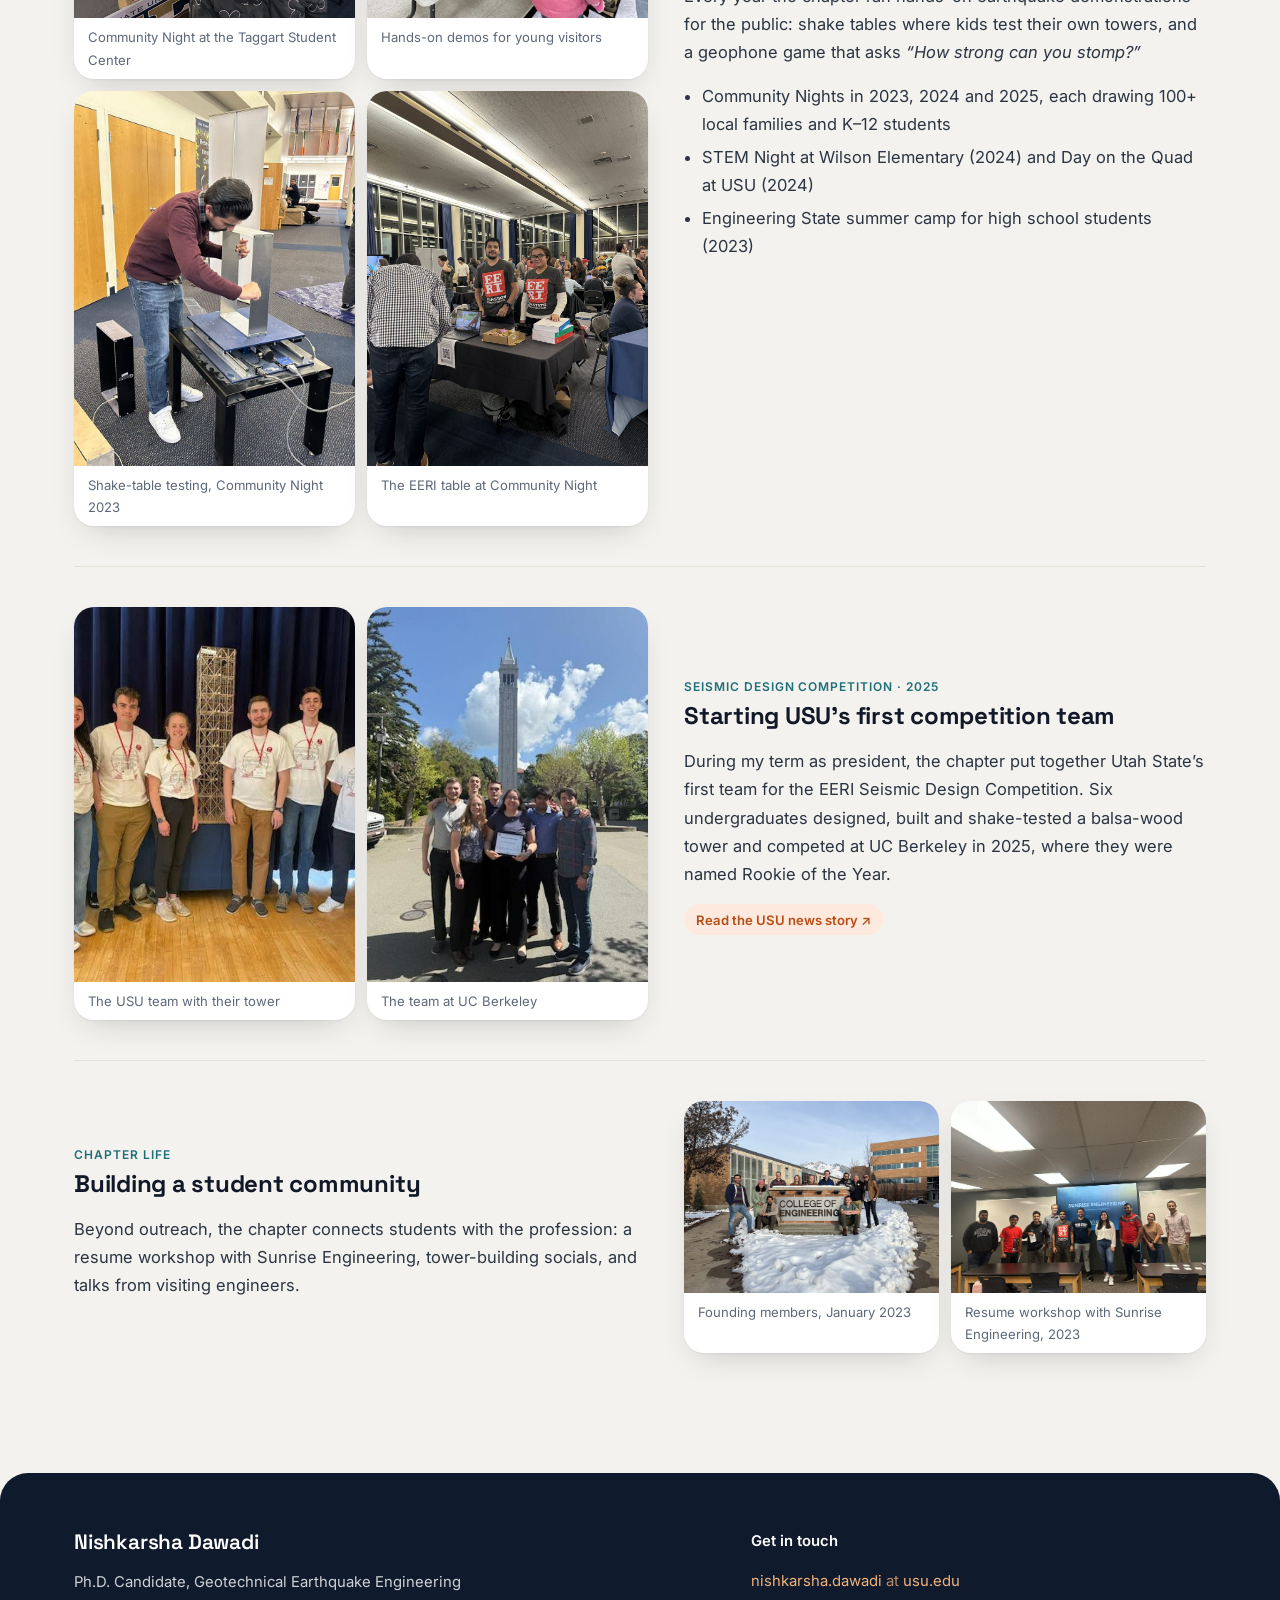
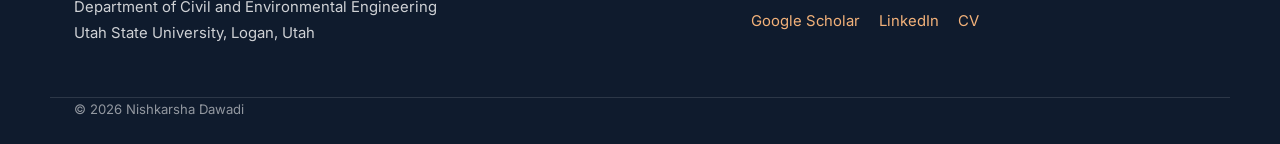
<file: outreach.html>
<!doctype html>
<html lang="en">
<head>
<meta charset="utf-8">
<meta name="viewport" content="width=device-width, initial-scale=1">
<title>Outreach · Nishkarsha Dawadi</title>
<meta name="description" content="EERI Student Chapter outreach and leadership by Nishkarsha Dawadi at Utah State University.">
<link rel="preconnect" href="https://fonts.googleapis.com">
<link rel="preconnect" href="https://fonts.gstatic.com" crossorigin>
<link href="https://fonts.googleapis.com/css2?family=Inter:wght@400;500;600&family=Allura&family=Space+Grotesk:wght@500;600;700&family=Source+Serif+4:opsz,wght@8..60,500;8..60,600;8..60,700&display=swap" rel="stylesheet">
<link rel="stylesheet" href="style.css">
</head>
<body>
<header class="site-header">
  <div class="wrap header-inner">
    <a class="brand" href="index.html"><span class="mark">ND</span>Nishkarsha Dawadi</a>
    <input type="checkbox" id="menu-toggle" aria-label="Menu">
    <label for="menu-toggle" class="menu-btn" aria-hidden="true"><span></span></label>
    <nav><a href="index.html">Home</a><a href="research.html">Research</a><a href="publications.html">Publications</a><a href="experience.html">Experience</a><a href="outreach.html" class="active">Outreach</a><a href="personal.html">Personal</a><a href="news.html">News</a><a href="contact.html">Contact</a></nav>
  </div>
</header>

<section class="page-head photo" style="background-image:url('images/bg-glacier-lake.jpg');background-position:center 62%">
  <div class="wrap"><p class="eyebrow">Outreach &amp; leadership</p><h1>Bringing earthquake engineering to the community</h1>
  <p class="hero-sub dark">As a founding officer of the Earthquake Engineering Research Institute (EERI) Student Chapter at Utah State, I served as its inaugural secretary and later its president (2024–2025). Together we brought shake tables, geophones and earthquake science to students, families and K–12 classrooms.</p></div>
  <p class="photo-credit">Glacier National Park · August 2025</p>
  <svg class="quake" viewBox="0 0 1400 120" preserveAspectRatio="none" aria-hidden="true"><path class="q2" d="M0 70 L300 70 L320 66 L340 76 L360 64 L380 72 L1400 72"/><path class="q1" d="M0 60 L420 60 L440 56 L455 68 L470 50 L490 80 L505 20 L520 110 L540 8 L560 104 L580 32 L600 88 L620 46 L640 74 L660 54 L690 66 L720 58 L760 64 L820 60 L1400 60"/></svg>
</section>
<section class="section">
  <div class="wrap">
    <div class="stats">
      <div class="stat"><b>2023</b><span>Chapter founded in January</span></div>
      <div class="stat"><b>100+</b><span>Visitors at each Community Night</span></div>
      <div class="stat"><b>2</b><span>Friedman Family Visiting Professionals hosted</span></div>
      <div class="stat"><b>2025</b><span>USU&rsquo;s first Seismic Design Competition team</span></div>
    </div>
    
  <article class="event flip">
    <div class="event-photos two"><figure><img src="images/eeri-makdisi.jpg" alt="Nishkarsha with Dr. Makdisi and USU faculty" loading="lazy"><figcaption>With Dr. Makdisi during the lab tours, 2024</figcaption></figure><figure><img src="images/eeri-thornley.jpg" alt="Nishkarsha with Dr. Thornley and USU faculty" loading="lazy"><figcaption>With Dr. Thornley, 2025</figcaption></figure></div>
    <div><span class="tag">Visiting professionals · 2024 &amp; 2025</span><h2>Bringing practicing engineers to campus</h2><p>Through EERI's Friedman Family Visiting Professionals Program, I organized two visits as chapter president:</p><ul><li><strong>Dr. Faiz Makdisi</strong> (Gannett Fleming), March 2024: a lecture on the Oroville Dam spillways and tours of the Utah Water Research Laboratory and the SMASH Lab.</li><li><strong>Dr. John Thornley</strong> (WSP), March 2025: a lecture on liquefaction mitigation of coral sand in the Marshall Islands.</li></ul></div>
  </article>
    
  <article class="event">
    <div class="event-photos two tall"><figure><img src="images/eeri-community-2.jpg" alt="Chapter members explaining a demonstration to visitors" loading="lazy"><figcaption>Community Night at the Taggart Student Center</figcaption></figure><figure><img src="images/eeri-booth.jpg" alt="Children trying the stomp game at an EERI booth" loading="lazy"><figcaption>Hands-on demos for young visitors</figcaption></figure><figure><img src="images/eeri-shake-table.jpg" alt="Students testing a tower on a shake table" loading="lazy"><figcaption>Shake-table testing, Community Night 2023</figcaption></figure><figure><img src="images/eeri-community-1.jpg" alt="EERI chapter table at a community event" loading="lazy"><figcaption>The EERI table at Community Night</figcaption></figure></div>
    <div><span class="tag">Community outreach · 2023–2025</span><h2>Community Nights and STEM outreach</h2><p>Every year the chapter ran hands-on earthquake demonstrations for the public: shake tables where kids test their own towers, and a geophone game that asks <em>“How strong can you stomp?”</em></p><ul><li>Community Nights in 2023, 2024 and 2025, each drawing 100+ local families and K–12 students</li><li>STEM Night at Wilson Elementary (2024) and Day on the Quad at USU (2024)</li><li>Engineering State summer camp for high school students (2023)</li></ul></div>
  </article>
    
  <article class="event">
    <div class="event-photos two tall"><figure><img src="images/sdc-team.jpg" alt="USU team with their balsa tower" loading="lazy"><figcaption>The USU team with their tower</figcaption></figure><figure><img src="images/sdc-award.jpg" alt="USU team at UC Berkeley" loading="lazy"><figcaption>The team at UC Berkeley</figcaption></figure></div>
    <div><span class="tag">Seismic Design Competition · 2025</span><h2>Starting USU&rsquo;s first competition team</h2><p>During my term as president, the chapter put together Utah State&rsquo;s first team for the EERI Seismic Design Competition. Six undergraduates designed, built and shake-tested a balsa-wood tower and competed at UC Berkeley in 2025, where they were named Rookie of the Year.</p><p><a class="pill" href="https://engineering.usu.edu/news/main-feed/2025/usu-team-earned-rookie-of-the-year-award-at-seismic-design-competition">Read the USU news story ↗</a></p></div>
  </article>
    
  <article class="event flip">
    <div class="event-photos two"><figure><img src="images/eeri-founding.jpg" alt="Founding members of the USU EERI chapter at the College of Engineering sign" loading="lazy"><figcaption>Founding members, January 2023</figcaption></figure><figure><img src="images/eeri-resume.jpg" alt="Students at a resume workshop with Sunrise Engineering" loading="lazy"><figcaption>Resume workshop with Sunrise Engineering, 2023</figcaption></figure></div>
    <div><span class="tag">Chapter life</span><h2>Building a student community</h2><p>Beyond outreach, the chapter connects students with the profession: a resume workshop with Sunrise Engineering, tower-building socials, and talks from visiting engineers.</p></div>
  </article>
  </div>
</section>

<footer class="site-footer">
  <div class="wrap footer-grid">
    <div>
      <p class="footer-name">Nishkarsha Dawadi</p>
      <p>Ph.D. Candidate, Geotechnical Earthquake Engineering<br>Department of Civil and Environmental Engineering<br>Utah State University, Logan, Utah</p>
    </div>
    <div>
      <p class="footer-head">Get in touch</p>
      <p><a class="mail-obf " data-u="nishkarsha.dawadi" data-d="usu.edu" href="#" rel="nofollow"><span class="m-text">nishkarsha.dawadi <i>at</i> usu.edu</span></a></p>
      <p class="footer-links"><a href="https://scholar.google.com/citations?user=vI1wl_IAAAAJ&amp;hl=en">Google Scholar</a><a href="https://www.linkedin.com/in/ndawadi/">LinkedIn</a><a href="Nishkarsha_Dawadi_CV.pdf">CV</a></p>
    </div>
  </div>
  <div class="wrap copyright">© 2026 Nishkarsha Dawadi</div>
</footer>
<script src="slides.js" defer></script>
</body>
</html>
</file>
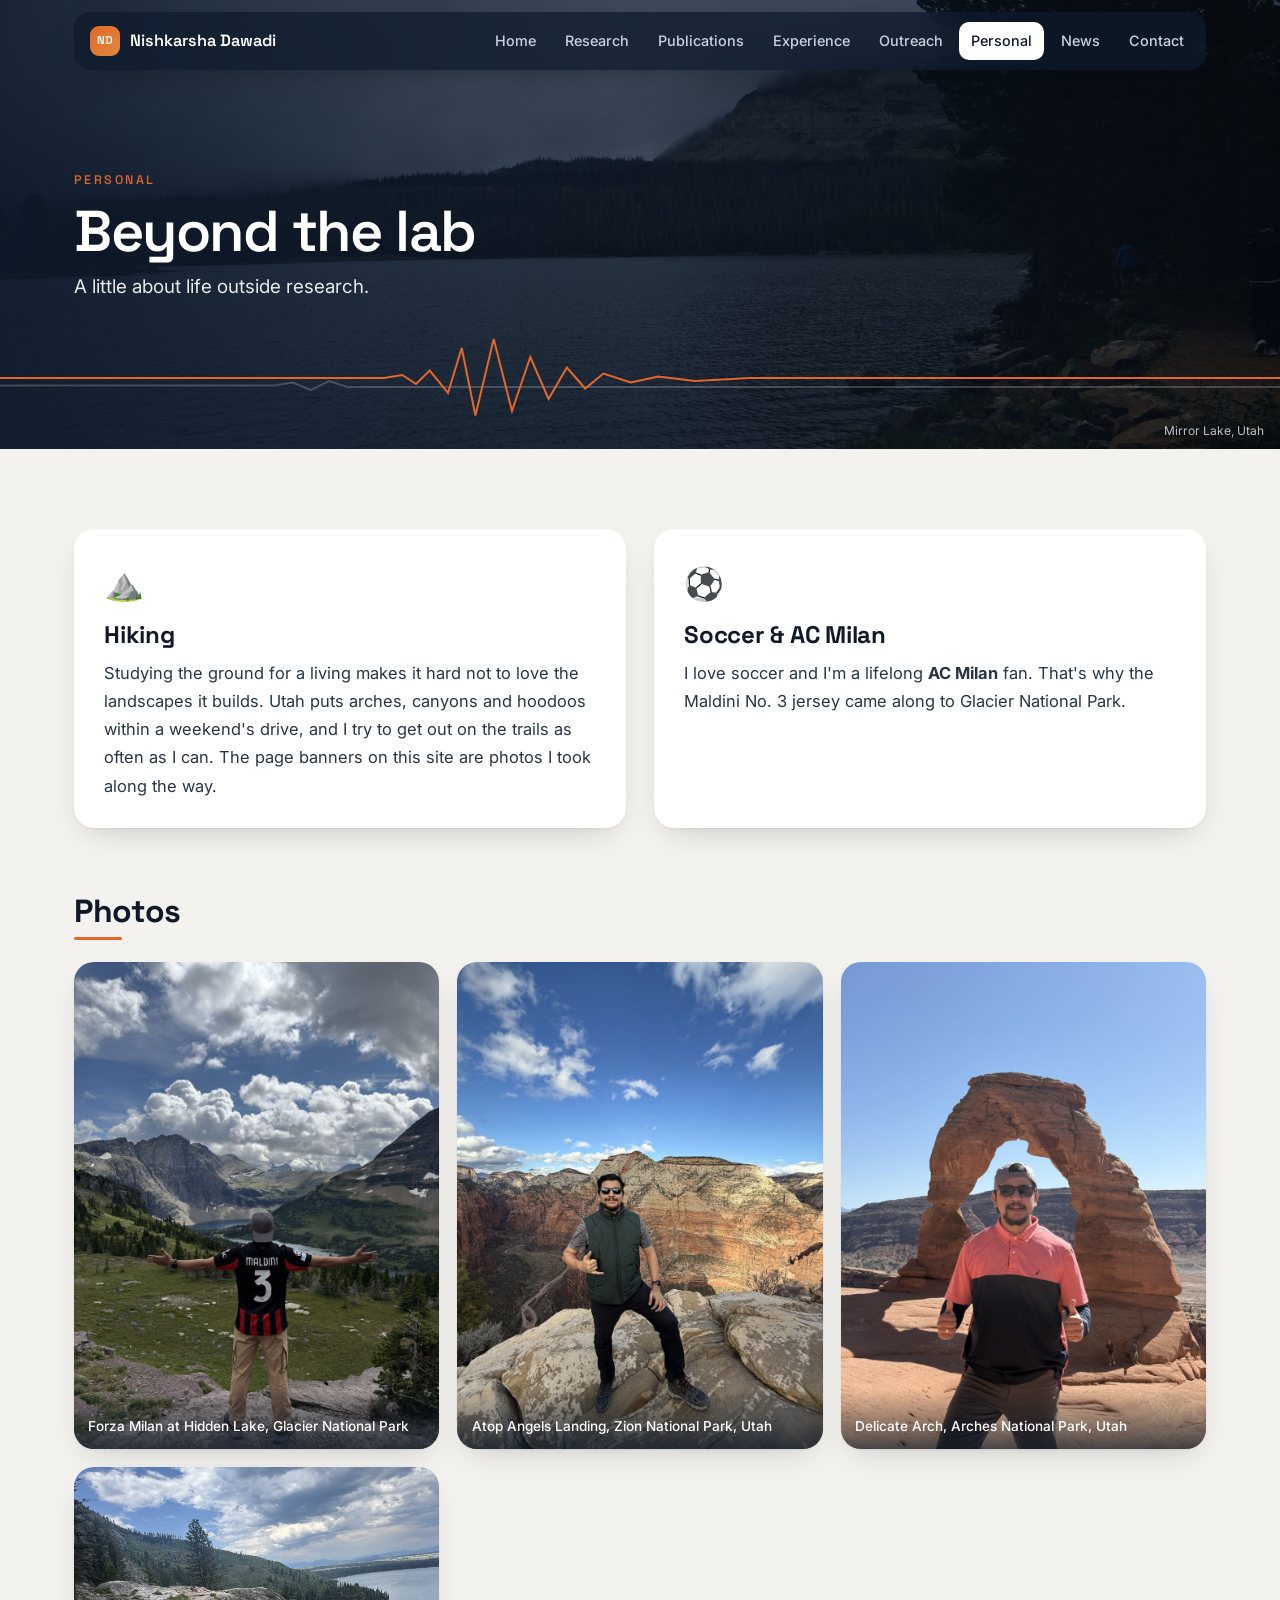
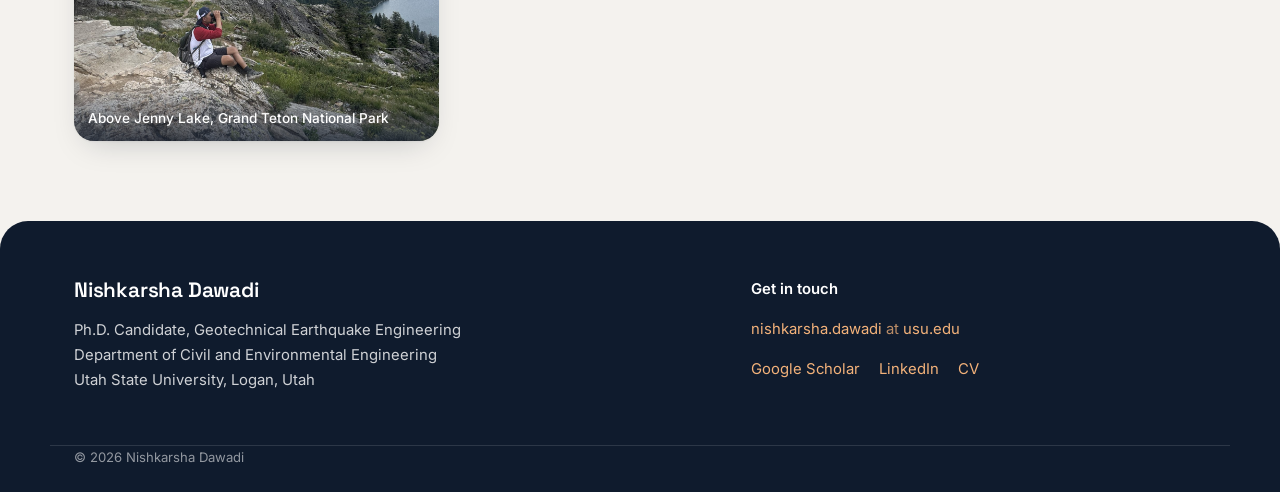
<file: personal.html>
<!doctype html>
<html lang="en">
<head>
<meta charset="utf-8">
<meta name="viewport" content="width=device-width, initial-scale=1">
<title>Personal · Nishkarsha Dawadi</title>
<meta name="description" content="Hiking, soccer and life outside research for Nishkarsha Dawadi.">
<link rel="preconnect" href="https://fonts.googleapis.com">
<link rel="preconnect" href="https://fonts.gstatic.com" crossorigin>
<link href="https://fonts.googleapis.com/css2?family=Inter:wght@400;500;600&family=Allura&family=Space+Grotesk:wght@500;600;700&family=Source+Serif+4:opsz,wght@8..60,500;8..60,600;8..60,700&display=swap" rel="stylesheet">
<link rel="stylesheet" href="style.css">
</head>
<body>
<header class="site-header">
  <div class="wrap header-inner">
    <a class="brand" href="index.html"><span class="mark">ND</span>Nishkarsha Dawadi</a>
    <input type="checkbox" id="menu-toggle" aria-label="Menu">
    <label for="menu-toggle" class="menu-btn" aria-hidden="true"><span></span></label>
    <nav><a href="index.html">Home</a><a href="research.html">Research</a><a href="publications.html">Publications</a><a href="experience.html">Experience</a><a href="outreach.html">Outreach</a><a href="personal.html" class="active">Personal</a><a href="news.html">News</a><a href="contact.html">Contact</a></nav>
  </div>
</header>

<section class="page-head photo" style="background-image:url('images/bg-lake.jpg');background-position:center 45%">
  <div class="wrap"><p class="eyebrow">Personal</p><h1>Beyond the lab</h1>
  <p class="hero-sub dark">A little about life outside research.</p></div>
  <p class="photo-credit">Mirror Lake, Utah</p>
  <svg class="quake" viewBox="0 0 1400 120" preserveAspectRatio="none" aria-hidden="true"><path class="q2" d="M0 70 L300 70 L320 66 L340 76 L360 64 L380 72 L1400 72"/><path class="q1" d="M0 60 L420 60 L440 56 L455 68 L470 50 L490 80 L505 20 L520 110 L540 8 L560 104 L580 32 L600 88 L620 46 L640 74 L660 54 L690 66 L720 58 L760 64 L820 60 L1400 60"/></svg>
</section>
<section class="section">
  <div class="wrap">
    <div class="interests">
      <article class="interest">
        <span class="icon" aria-hidden="true">⛰️</span>
        <h2>Hiking</h2>
        <p>Studying the ground for a living makes it hard not to love the landscapes it builds. Utah puts arches, canyons and hoodoos within a weekend's drive, and I try to get out on the trails as often as I can. The page banners on this site are photos I took along the way.</p>
      </article>
      <article class="interest">
        <span class="icon" aria-hidden="true">⚽</span>
        <h2>Soccer &amp; AC Milan</h2>
        <p>I love soccer and I'm a lifelong <strong>AC Milan</strong> fan. That's why the Maldini No. 3 jersey came along to Glacier National Park.</p>
      </article>
    </div>
    <h2 class="section-title gallery-title">Photos</h2>
    <div class="masonry">
      <figure><img src="images/p-glacier-milan.jpg" alt="Nishkarsha in a Maldini jersey at Glacier National Park" loading="lazy"><figcaption>Forza Milan at Hidden Lake, Glacier National Park</figcaption></figure>
      <figure><img src="images/p-jenny-lake.jpg" alt="Nishkarsha looking out over Jenny Lake" loading="lazy"><figcaption>Above Jenny Lake, Grand Teton National Park</figcaption></figure>
      <figure><img src="images/p-canyon.jpg" alt="Nishkarsha atop Angels Landing in Zion National Park" loading="lazy"><figcaption>Atop Angels Landing, Zion National Park, Utah</figcaption></figure>
      <figure><img src="images/p-delicate-arch.jpg" alt="Nishkarsha at Delicate Arch" loading="lazy"><figcaption>Delicate Arch, Arches National Park, Utah</figcaption></figure>
    </div>
  </div>
</section>

<footer class="site-footer">
  <div class="wrap footer-grid">
    <div>
      <p class="footer-name">Nishkarsha Dawadi</p>
      <p>Ph.D. Candidate, Geotechnical Earthquake Engineering<br>Department of Civil and Environmental Engineering<br>Utah State University, Logan, Utah</p>
    </div>
    <div>
      <p class="footer-head">Get in touch</p>
      <p><a class="mail-obf " data-u="nishkarsha.dawadi" data-d="usu.edu" href="#" rel="nofollow"><span class="m-text">nishkarsha.dawadi <i>at</i> usu.edu</span></a></p>
      <p class="footer-links"><a href="https://scholar.google.com/citations?user=vI1wl_IAAAAJ&amp;hl=en">Google Scholar</a><a href="https://www.linkedin.com/in/ndawadi/">LinkedIn</a><a href="Nishkarsha_Dawadi_CV.pdf">CV</a></p>
    </div>
  </div>
  <div class="wrap copyright">© 2026 Nishkarsha Dawadi</div>
</footer>
<script src="slides.js" defer></script>
</body>
</html>
</file>
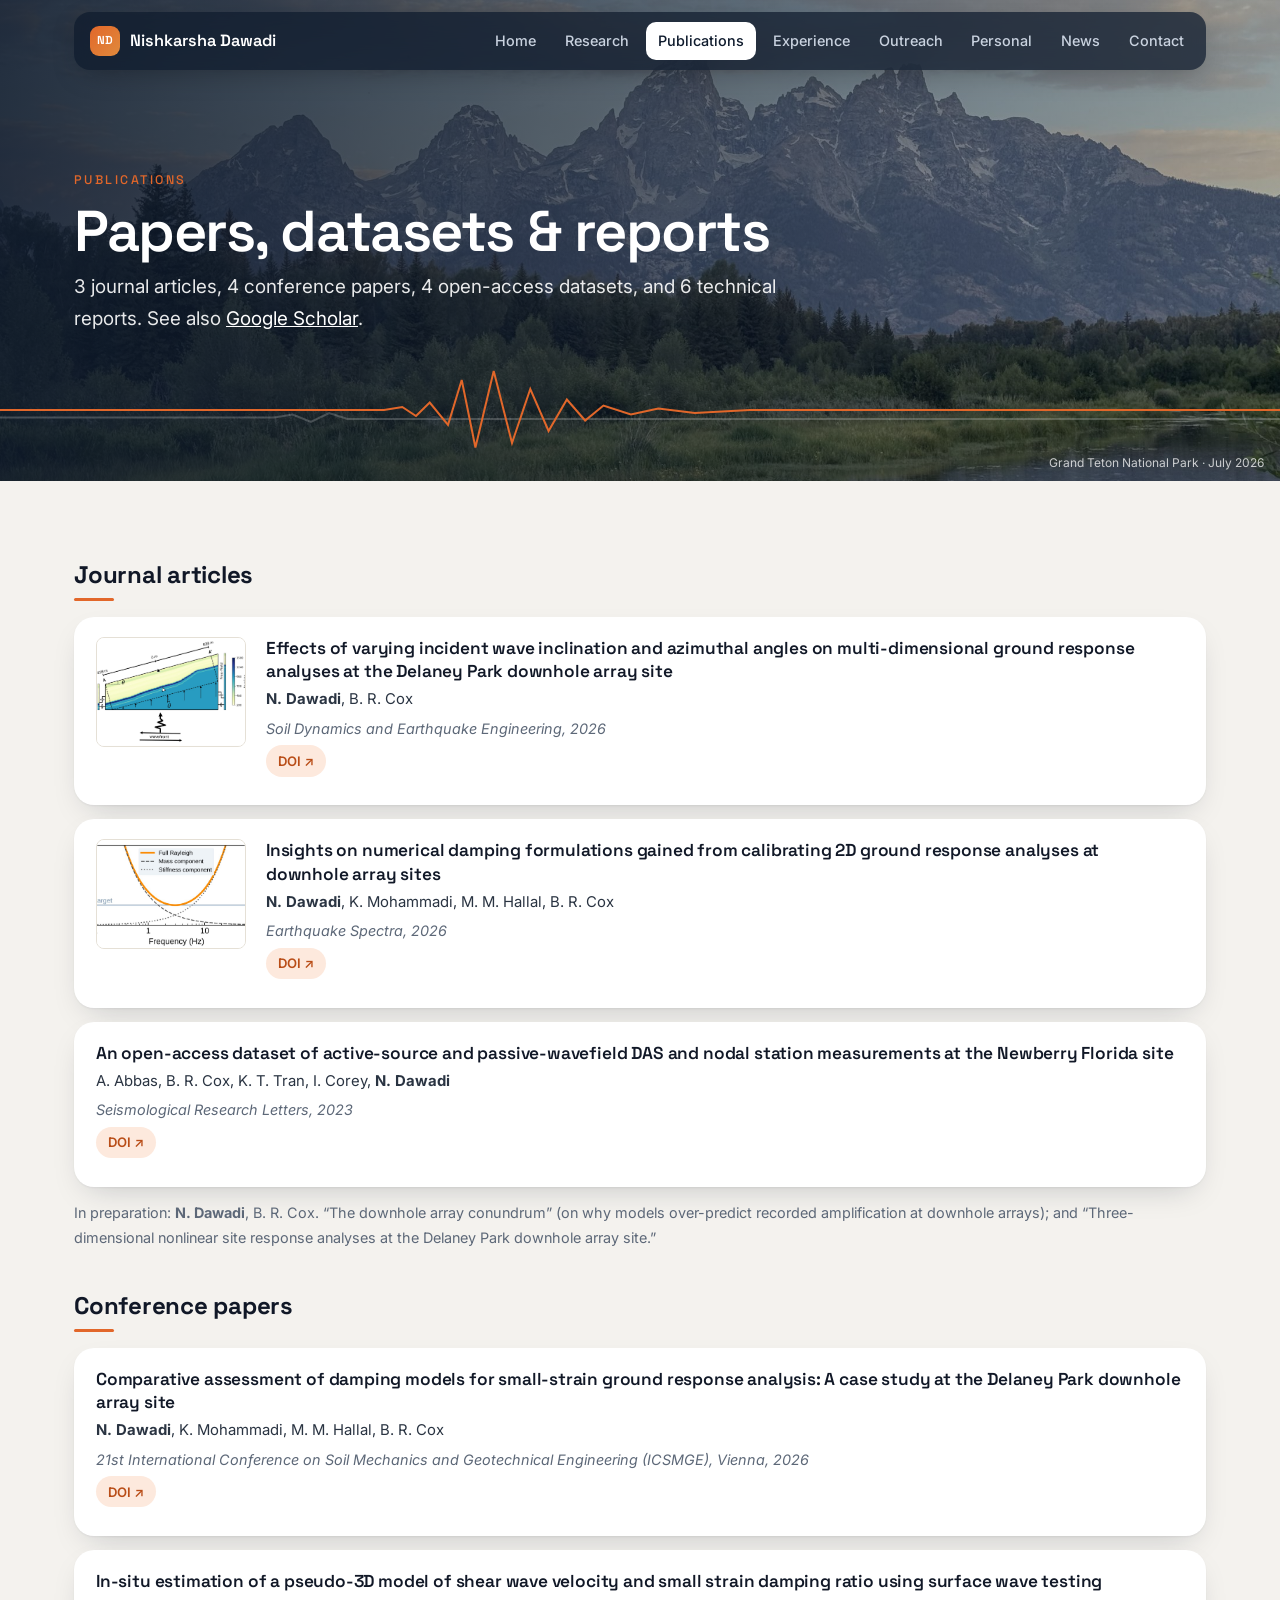
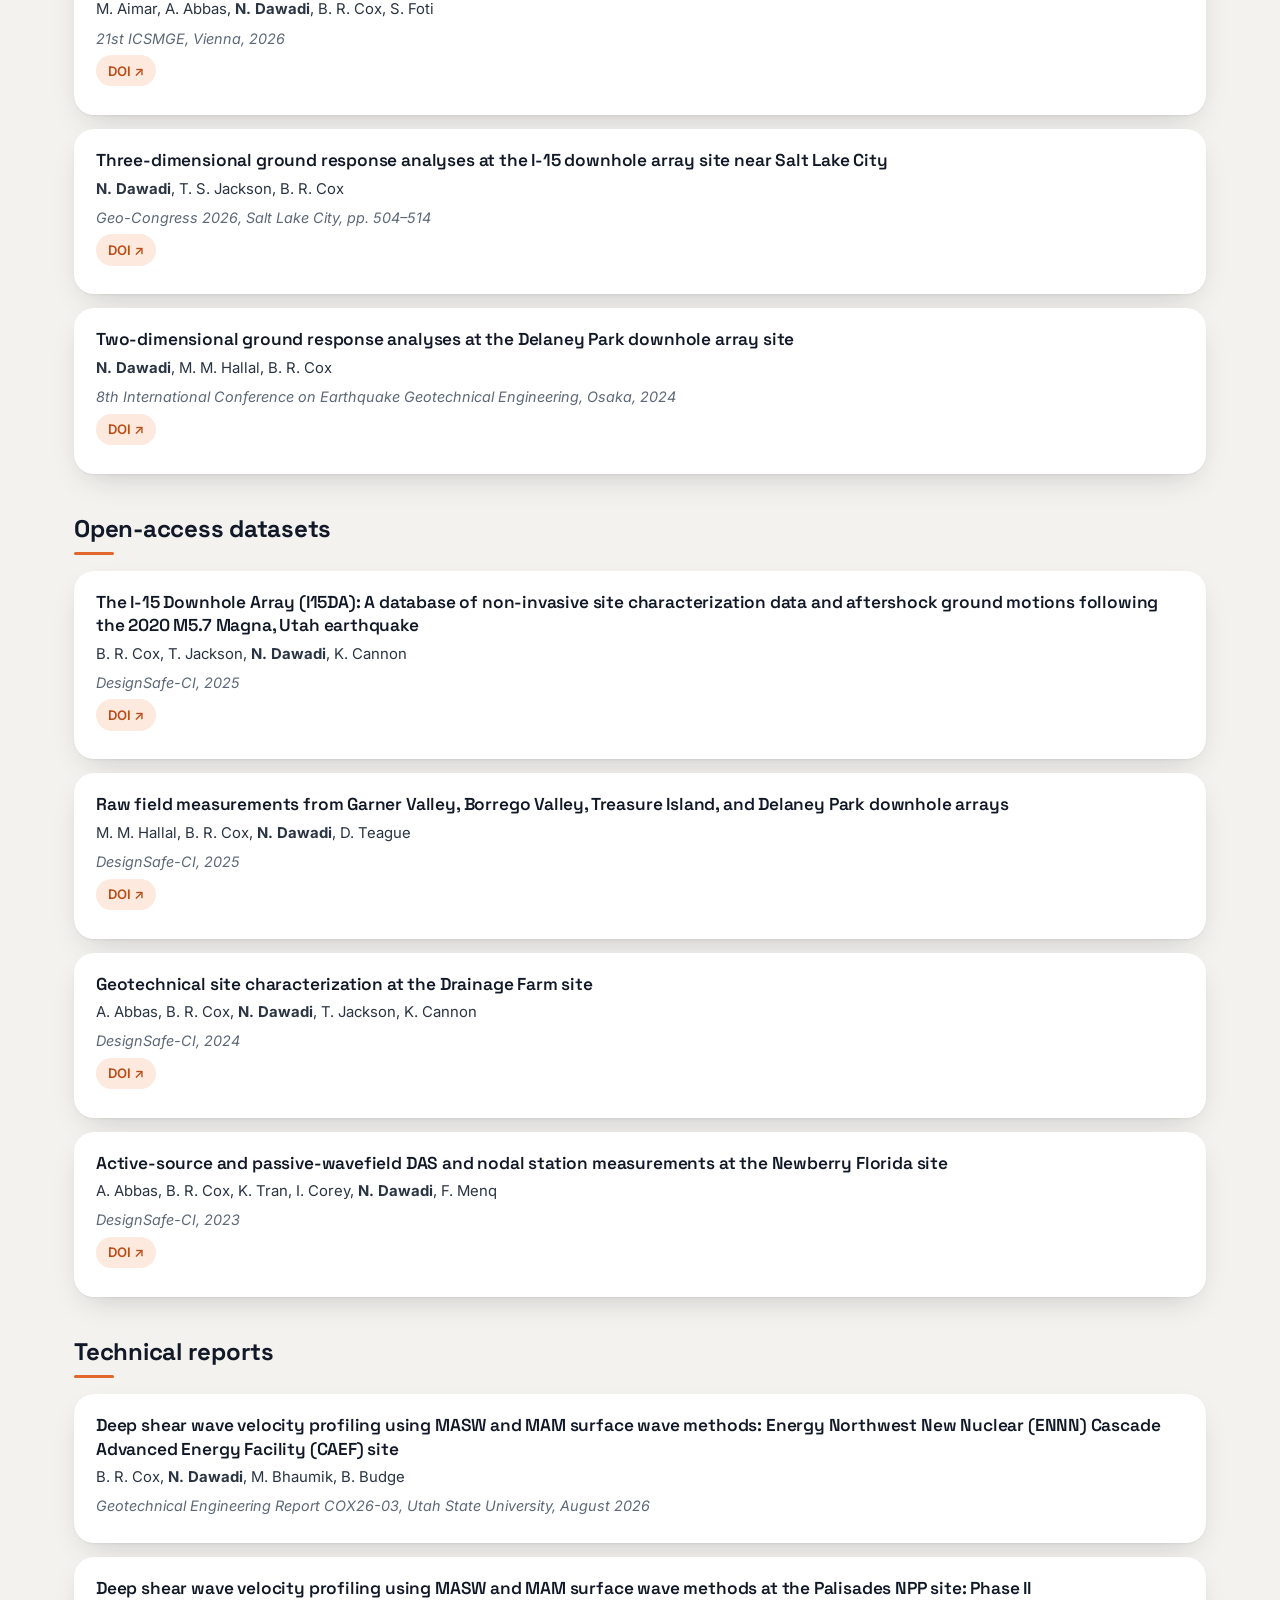
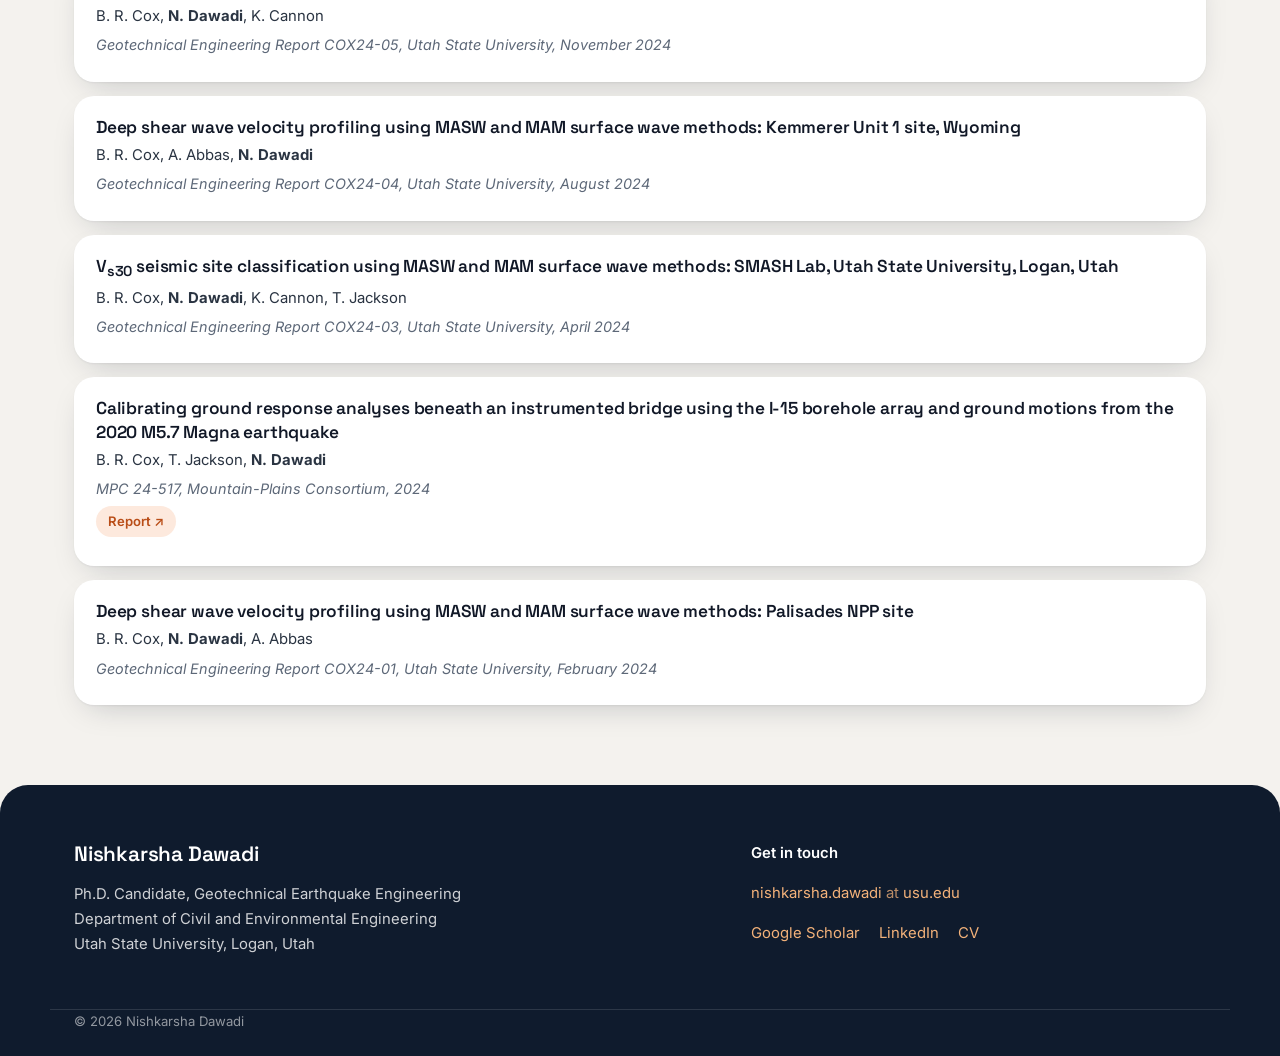
<file: publications.html>
<!doctype html>
<html lang="en">
<head>
<meta charset="utf-8">
<meta name="viewport" content="width=device-width, initial-scale=1">
<title>Publications · Nishkarsha Dawadi</title>
<meta name="description" content="Journal articles, conference papers, datasets and reports by Nishkarsha Dawadi.">
<link rel="preconnect" href="https://fonts.googleapis.com">
<link rel="preconnect" href="https://fonts.gstatic.com" crossorigin>
<link href="https://fonts.googleapis.com/css2?family=Inter:wght@400;500;600&family=Allura&family=Space+Grotesk:wght@500;600;700&family=Source+Serif+4:opsz,wght@8..60,500;8..60,600;8..60,700&display=swap" rel="stylesheet">
<link rel="stylesheet" href="style.css">
</head>
<body>
<header class="site-header">
  <div class="wrap header-inner">
    <a class="brand" href="index.html"><span class="mark">ND</span>Nishkarsha Dawadi</a>
    <input type="checkbox" id="menu-toggle" aria-label="Menu">
    <label for="menu-toggle" class="menu-btn" aria-hidden="true"><span></span></label>
    <nav><a href="index.html">Home</a><a href="research.html">Research</a><a href="publications.html" class="active">Publications</a><a href="experience.html">Experience</a><a href="outreach.html">Outreach</a><a href="personal.html">Personal</a><a href="news.html">News</a><a href="contact.html">Contact</a></nav>
  </div>
</header>


<section class="page-head photo" style="background-image:url('images/bg-teton.jpg');background-position:center 35%">
  <div class="wrap"><p class="eyebrow">Publications</p><h1>Papers, datasets &amp; reports</h1>
  <p class="hero-sub dark">3 journal articles, 4 conference papers, 4 open-access datasets, and 6 technical reports. See also <a href="https://scholar.google.com/citations?user=vI1wl_IAAAAJ&amp;hl=en">Google Scholar</a>.</p></div>
  <p class="photo-credit">Grand Teton National Park · July 2026</p>
  <svg class="quake" viewBox="0 0 1400 120" preserveAspectRatio="none" aria-hidden="true"><path class="q2" d="M0 70 L300 70 L320 66 L340 76 L360 64 L380 72 L1400 72"/><path class="q1" d="M0 60 L420 60 L440 56 L455 68 L470 50 L490 80 L505 20 L520 110 L540 8 L560 104 L580 32 L600 88 L620 46 L640 74 L660 54 L690 66 L720 58 L760 64 L820 60 L1400 60"/></svg>
</section>
<section class="section">
  <div class="wrap narrow">
  <h2 class="group">Journal articles</h2>
  <ul class="pubs">
  <li class="pub with-img"><img src="images/fig-inclined-schematic.jpg" alt=""><div><p class="pub-title">Effects of varying incident wave inclination and azimuthal angles on multi-dimensional ground response analyses at the Delaney Park downhole array site</p><p class="pub-auth"><strong>N. Dawadi</strong>, B. R. Cox</p><p class="pub-venue"><em>Soil Dynamics and Earthquake Engineering</em>, 2026</p><p><a class="pill" href="https://doi.org/10.1016/j.soildyn.2026.110630">DOI ↗</a></p></div></li>
  <li class="pub with-img"><img src="images/fig-full-rayleigh.jpg" alt=""><div><p class="pub-title">Insights on numerical damping formulations gained from calibrating 2D ground response analyses at downhole array sites</p><p class="pub-auth"><strong>N. Dawadi</strong>, K. Mohammadi, M. M. Hallal, B. R. Cox</p><p class="pub-venue"><em>Earthquake Spectra</em>, 2026</p><p><a class="pill" href="https://doi.org/10.1002/esp4.70087">DOI ↗</a></p></div></li>
  <li class="pub"><div><p class="pub-title">An open-access dataset of active-source and passive-wavefield DAS and nodal station measurements at the Newberry Florida site</p><p class="pub-auth">A. Abbas, B. R. Cox, K. T. Tran, I. Corey, <strong>N. Dawadi</strong></p><p class="pub-venue"><em>Seismological Research Letters</em>, 2023</p><p><a class="pill" href="https://doi.org/10.1785/0220230216">DOI ↗</a></p></div></li>
  </ul>
  <p class="note">In preparation: <strong>N. Dawadi</strong>, B. R. Cox. “The downhole array conundrum” (on why models over-predict recorded amplification at downhole arrays); and “Three-dimensional nonlinear site response analyses at the Delaney Park downhole array site.”</p>

  <h2 class="group">Conference papers</h2>
  <ul class="pubs">
  <li class="pub"><div><p class="pub-title">Comparative assessment of damping models for small-strain ground response analysis: A case study at the Delaney Park downhole array site</p><p class="pub-auth"><strong>N. Dawadi</strong>, K. Mohammadi, M. M. Hallal, B. R. Cox</p><p class="pub-venue">21st International Conference on Soil Mechanics and Geotechnical Engineering (ICSMGE), Vienna, 2026</p><p><a class="pill" href="https://doi.org/10.53243/ICSMGE2026-827">DOI ↗</a></p></div></li>
  <li class="pub"><div><p class="pub-title">In-situ estimation of a pseudo-3D model of shear wave velocity and small strain damping ratio using surface wave testing</p><p class="pub-auth">M. Aimar, A. Abbas, <strong>N. Dawadi</strong>, B. R. Cox, S. Foti</p><p class="pub-venue">21st ICSMGE, Vienna, 2026</p><p><a class="pill" href="https://doi.org/10.53243/ICSMGE2026-1691">DOI ↗</a></p></div></li>
  <li class="pub"><div><p class="pub-title">Three-dimensional ground response analyses at the I-15 downhole array site near Salt Lake City</p><p class="pub-auth"><strong>N. Dawadi</strong>, T. S. Jackson, B. R. Cox</p><p class="pub-venue">Geo-Congress 2026, Salt Lake City, pp. 504–514</p><p><a class="pill" href="https://doi.org/10.1061/9780784486702.049">DOI ↗</a></p></div></li>
  <li class="pub"><div><p class="pub-title">Two-dimensional ground response analyses at the Delaney Park downhole array site</p><p class="pub-auth"><strong>N. Dawadi</strong>, M. M. Hallal, B. R. Cox</p><p class="pub-venue">8th International Conference on Earthquake Geotechnical Engineering, Osaka, 2024</p><p><a class="pill" href="https://doi.org/10.3208/jgssp.v10.SS-3-01">DOI ↗</a></p></div></li>
  </ul>

  <h2 class="group">Open-access datasets</h2>
  <ul class="pubs">
  <li class="pub"><div><p class="pub-title">The I-15 Downhole Array (I15DA): A database of non-invasive site characterization data and aftershock ground motions following the 2020 M5.7 Magna, Utah earthquake</p><p class="pub-auth">B. R. Cox, T. Jackson, <strong>N. Dawadi</strong>, K. Cannon</p><p class="pub-venue">DesignSafe-CI, 2025</p><p><a class="pill" href="https://doi.org/10.17603/ds2-xt4m-xa77">DOI ↗</a></p></div></li>
  <li class="pub"><div><p class="pub-title">Raw field measurements from Garner Valley, Borrego Valley, Treasure Island, and Delaney Park downhole arrays</p><p class="pub-auth">M. M. Hallal, B. R. Cox, <strong>N. Dawadi</strong>, D. Teague</p><p class="pub-venue">DesignSafe-CI, 2025</p><p><a class="pill" href="https://doi.org/10.17603/ds2-yek8-8a25">DOI ↗</a></p></div></li>
  <li class="pub"><div><p class="pub-title">Geotechnical site characterization at the Drainage Farm site</p><p class="pub-auth">A. Abbas, B. R. Cox, <strong>N. Dawadi</strong>, T. Jackson, K. Cannon</p><p class="pub-venue">DesignSafe-CI, 2024</p><p><a class="pill" href="https://doi.org/10.17603/ds2-sx2h-8s20">DOI ↗</a></p></div></li>
  <li class="pub"><div><p class="pub-title">Active-source and passive-wavefield DAS and nodal station measurements at the Newberry Florida site</p><p class="pub-auth">A. Abbas, B. R. Cox, K. Tran, I. Corey, <strong>N. Dawadi</strong>, F. Menq</p><p class="pub-venue">DesignSafe-CI, 2023</p><p><a class="pill" href="https://doi.org/10.17603/ds2-50eh-7v93">DOI ↗</a></p></div></li>
  </ul>

  <h2 class="group">Technical reports</h2>
  <ul class="pubs">
  <li class="pub"><div><p class="pub-title">Deep shear wave velocity profiling using MASW and MAM surface wave methods: Energy Northwest New Nuclear (ENNN) Cascade Advanced Energy Facility (CAEF) site</p><p class="pub-auth">B. R. Cox, <strong>N. Dawadi</strong>, M. Bhaumik, B. Budge</p><p class="pub-venue">Geotechnical Engineering Report COX26-03, Utah State University, August 2026</p><p></p></div></li>
  <li class="pub"><div><p class="pub-title">Deep shear wave velocity profiling using MASW and MAM surface wave methods at the Palisades NPP site: Phase II</p><p class="pub-auth">B. R. Cox, <strong>N. Dawadi</strong>, K. Cannon</p><p class="pub-venue">Geotechnical Engineering Report COX24-05, Utah State University, November 2024</p><p></p></div></li>
  <li class="pub"><div><p class="pub-title">Deep shear wave velocity profiling using MASW and MAM surface wave methods: Kemmerer Unit 1 site, Wyoming</p><p class="pub-auth">B. R. Cox, A. Abbas, <strong>N. Dawadi</strong></p><p class="pub-venue">Geotechnical Engineering Report COX24-04, Utah State University, August 2024</p><p></p></div></li>
  <li class="pub"><div><p class="pub-title">V<sub>s30</sub> seismic site classification using MASW and MAM surface wave methods: SMASH Lab, Utah State University, Logan, Utah</p><p class="pub-auth">B. R. Cox, <strong>N. Dawadi</strong>, K. Cannon, T. Jackson</p><p class="pub-venue">Geotechnical Engineering Report COX24-03, Utah State University, April 2024</p><p></p></div></li>
  <li class="pub"><div><p class="pub-title">Calibrating ground response analyses beneath an instrumented bridge using the I-15 borehole array and ground motions from the 2020 M5.7 Magna earthquake</p><p class="pub-auth">B. R. Cox, T. Jackson, <strong>N. Dawadi</strong></p><p class="pub-venue">MPC 24-517, Mountain-Plains Consortium, 2024</p><p><a class="pill" href="https://rosap.ntl.bts.gov/view/dot/74618">Report ↗</a></p></div></li>
  <li class="pub"><div><p class="pub-title">Deep shear wave velocity profiling using MASW and MAM surface wave methods: Palisades NPP site</p><p class="pub-auth">B. R. Cox, <strong>N. Dawadi</strong>, A. Abbas</p><p class="pub-venue">Geotechnical Engineering Report COX24-01, Utah State University, February 2024</p><p></p></div></li>
  </ul>
  </div>
</section>

<footer class="site-footer">
  <div class="wrap footer-grid">
    <div>
      <p class="footer-name">Nishkarsha Dawadi</p>
      <p>Ph.D. Candidate, Geotechnical Earthquake Engineering<br>Department of Civil and Environmental Engineering<br>Utah State University, Logan, Utah</p>
    </div>
    <div>
      <p class="footer-head">Get in touch</p>
      <p><a class="mail-obf " data-u="nishkarsha.dawadi" data-d="usu.edu" href="#" rel="nofollow"><span class="m-text">nishkarsha.dawadi <i>at</i> usu.edu</span></a></p>
      <p class="footer-links"><a href="https://scholar.google.com/citations?user=vI1wl_IAAAAJ&amp;hl=en">Google Scholar</a><a href="https://www.linkedin.com/in/ndawadi/">LinkedIn</a><a href="Nishkarsha_Dawadi_CV.pdf">CV</a></p>
    </div>
  </div>
  <div class="wrap copyright">© 2026 Nishkarsha Dawadi</div>
</footer>
<script src="slides.js" defer></script>
</body>
</html>
</file>
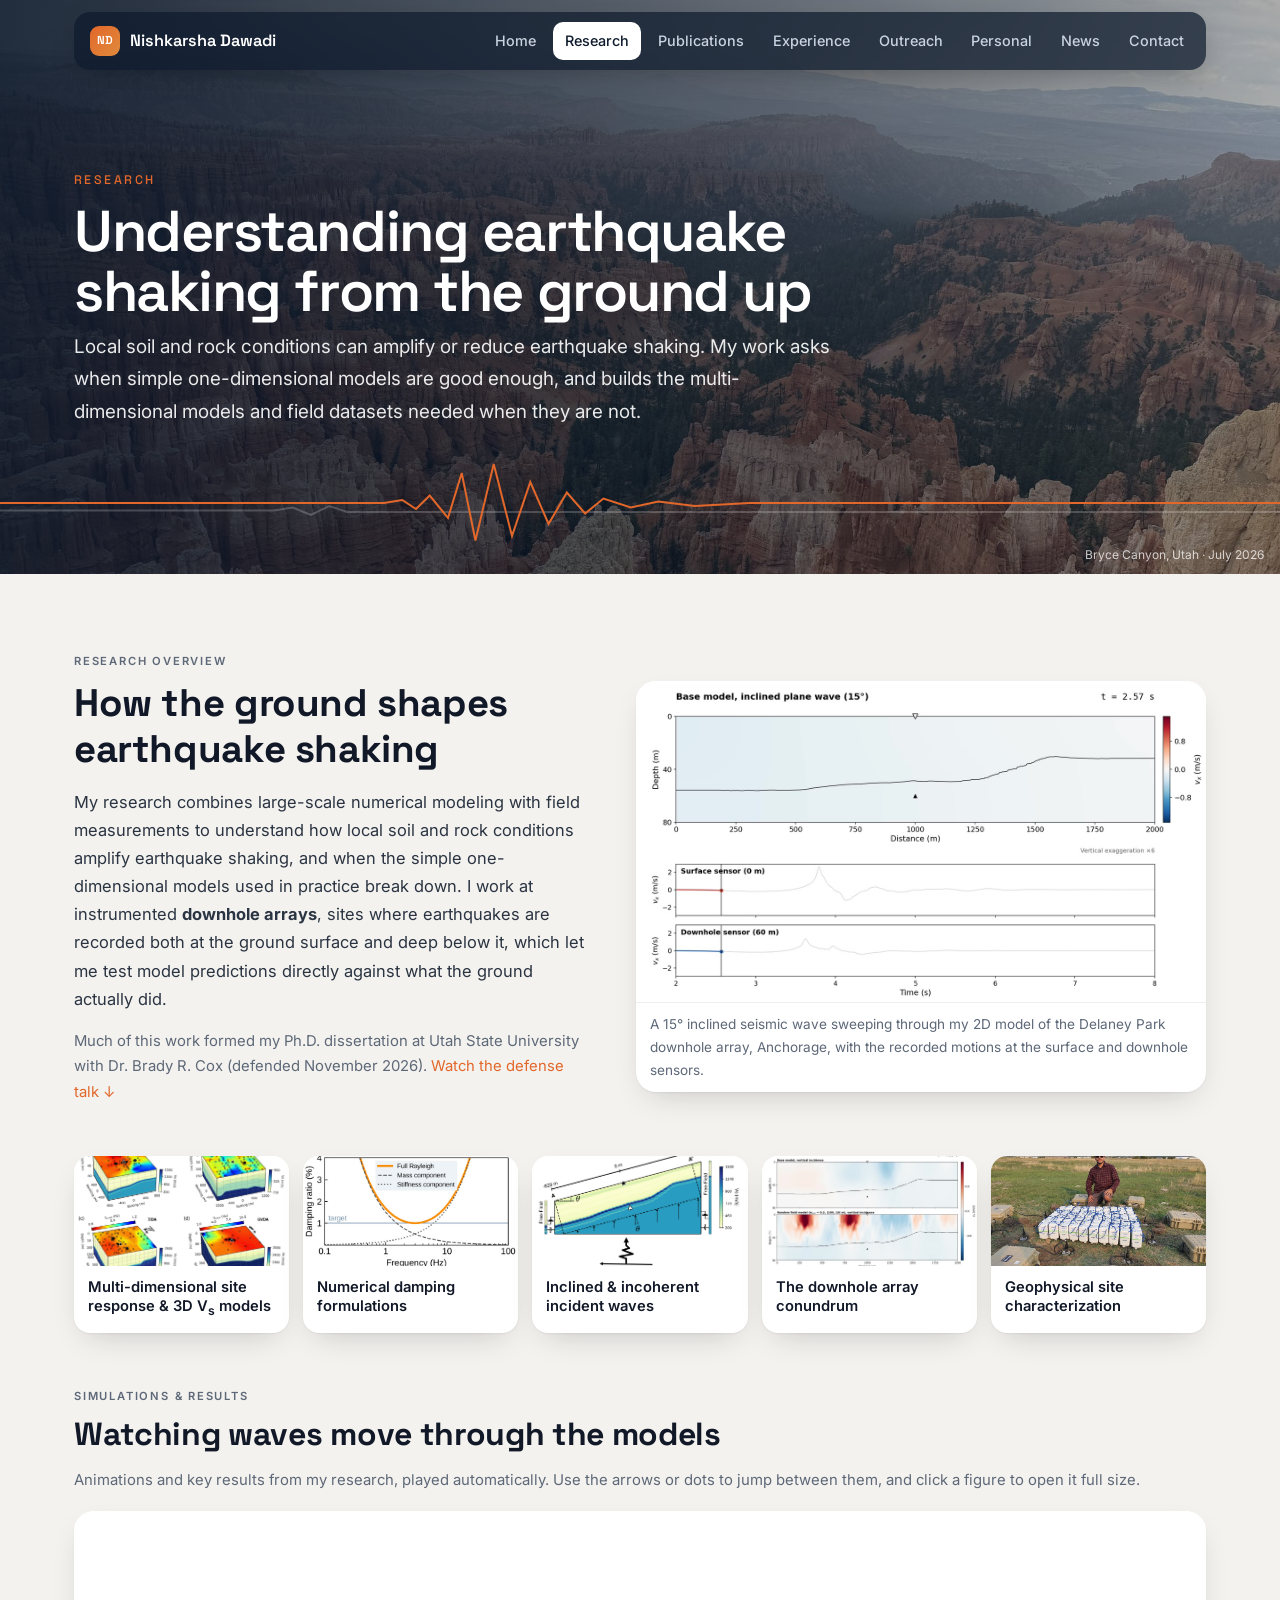
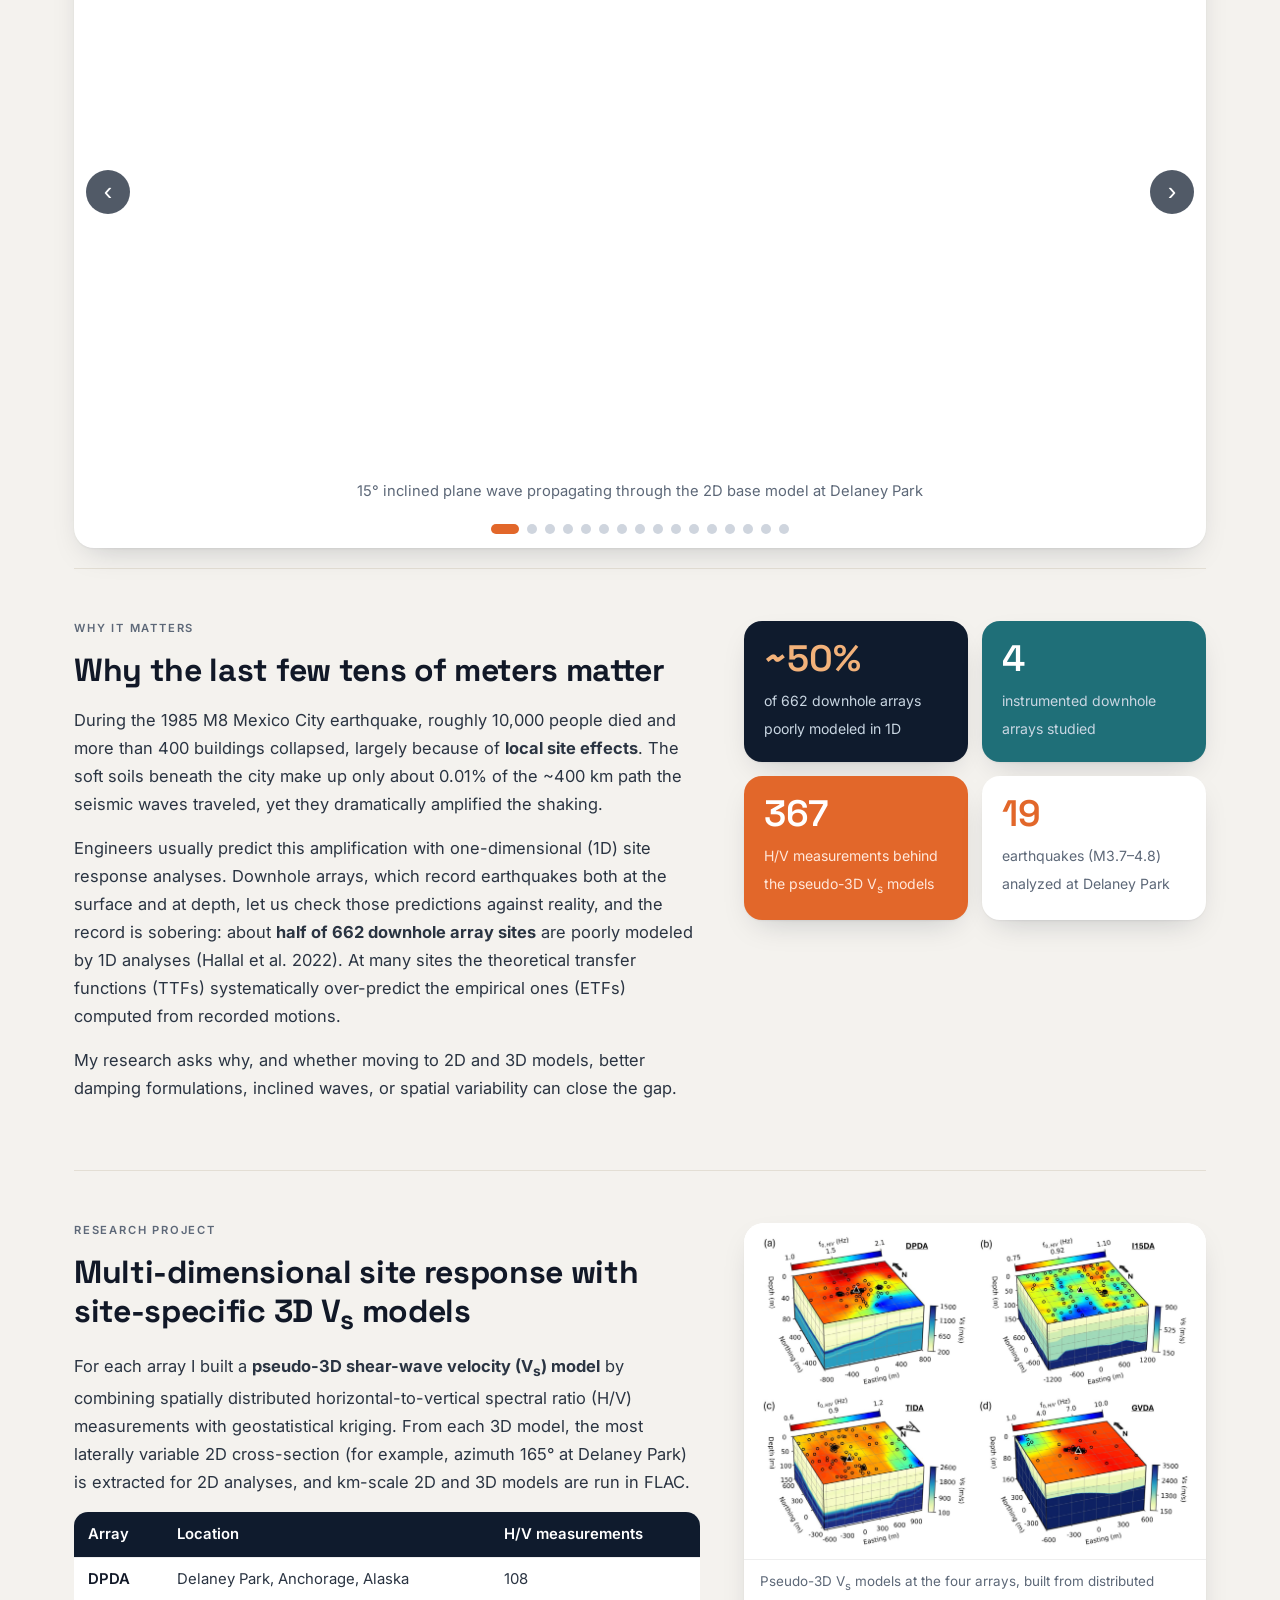
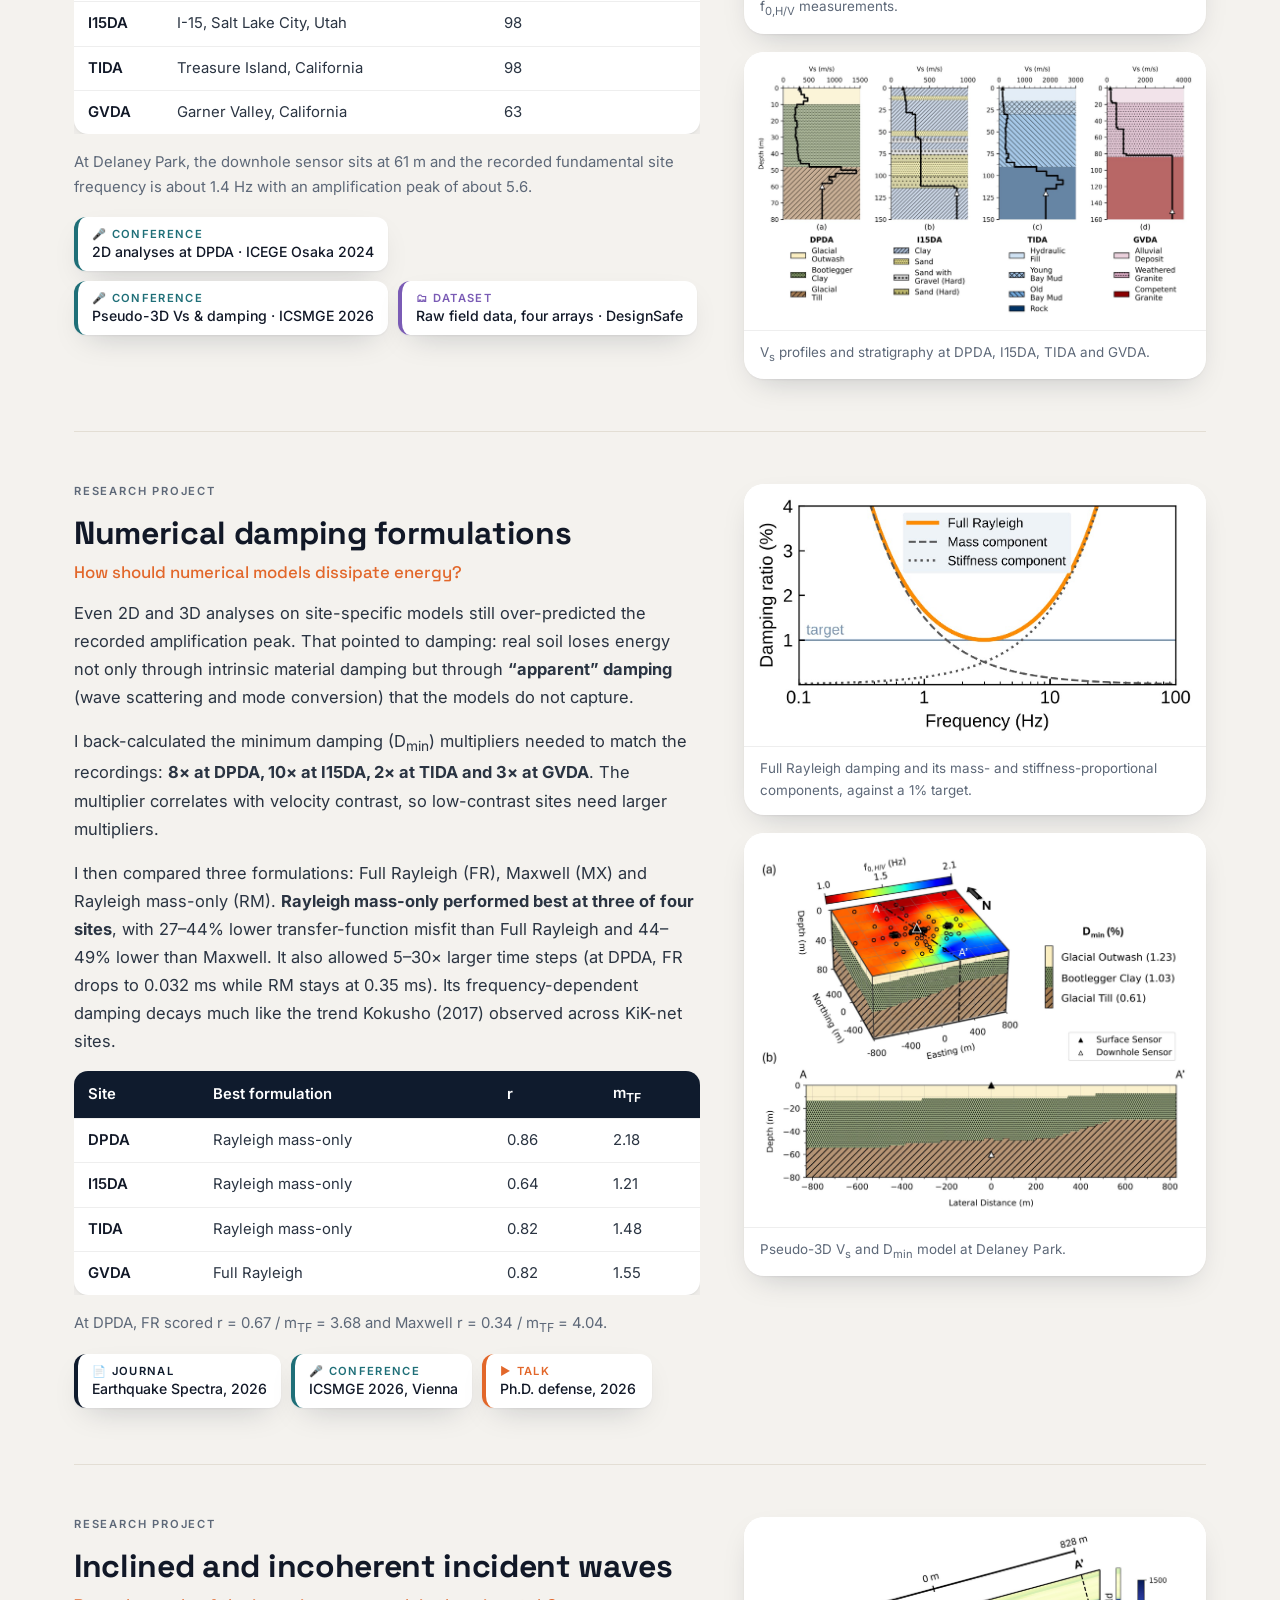
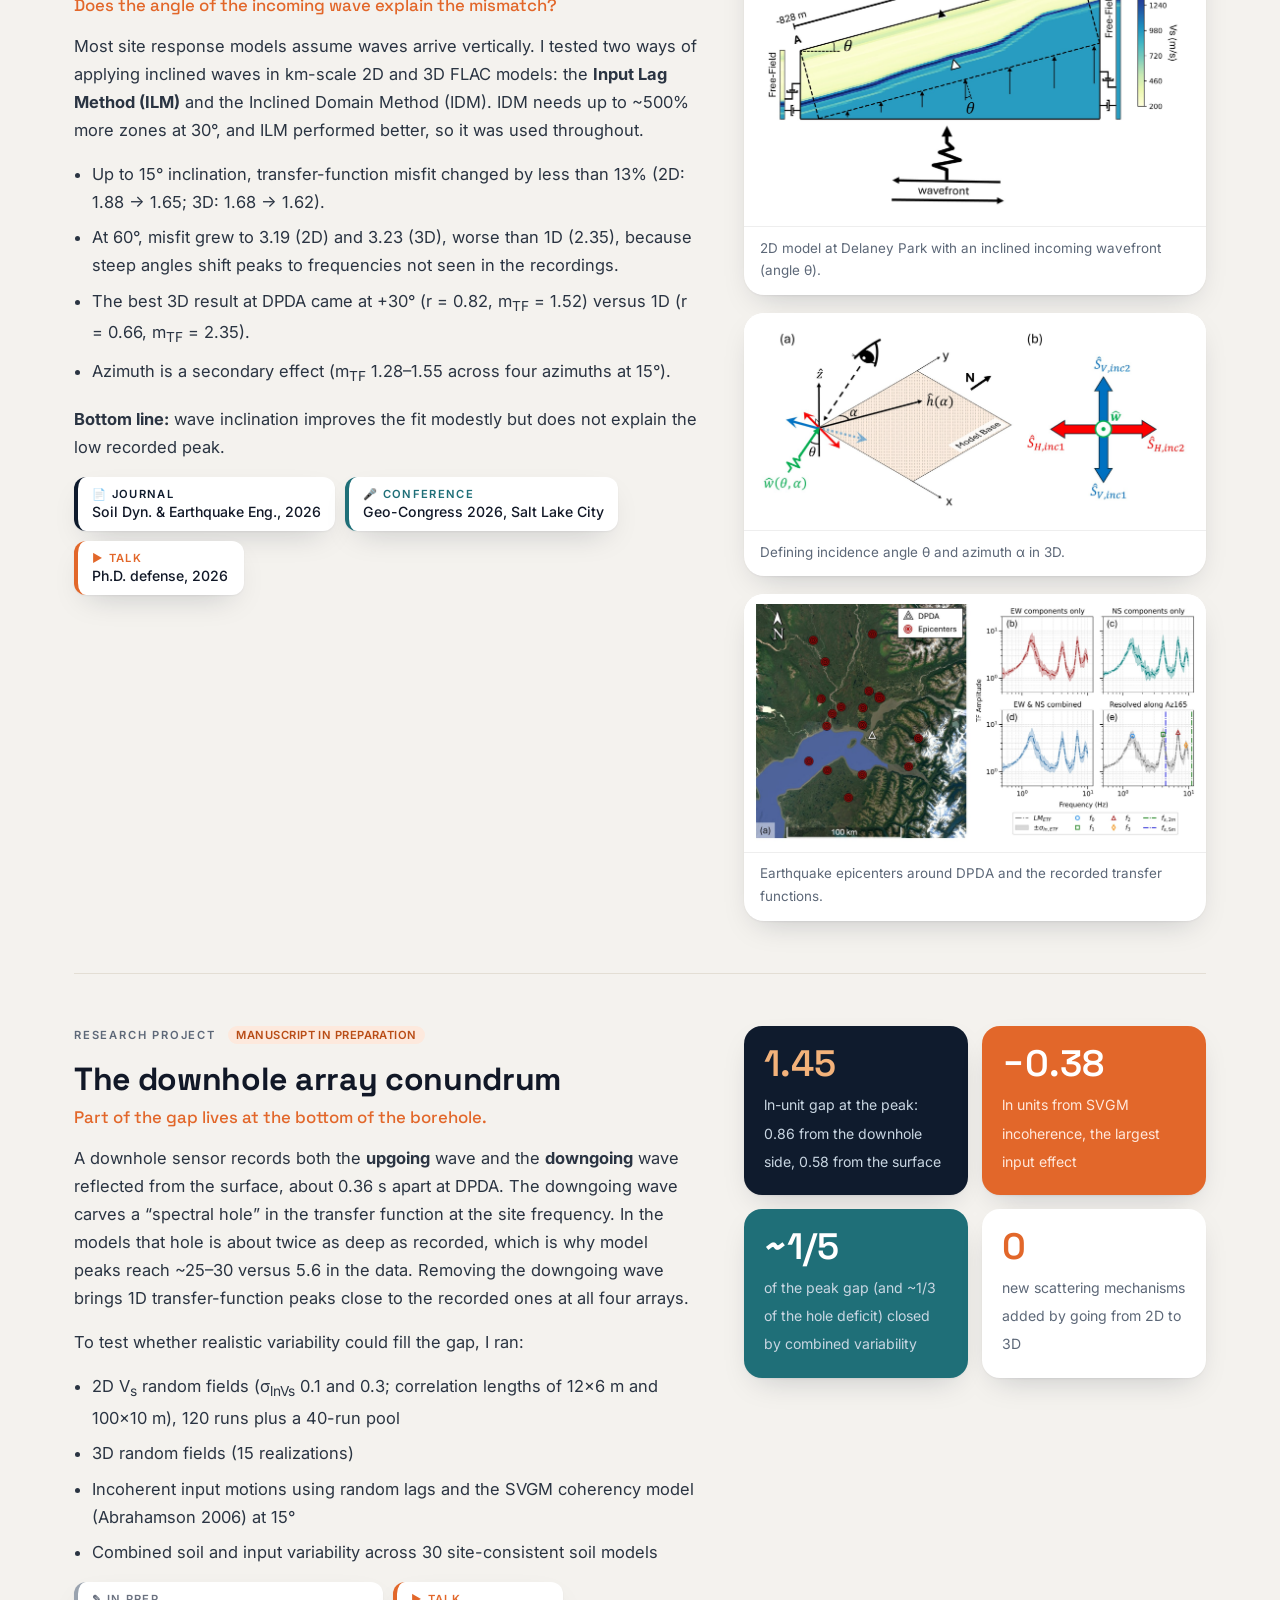
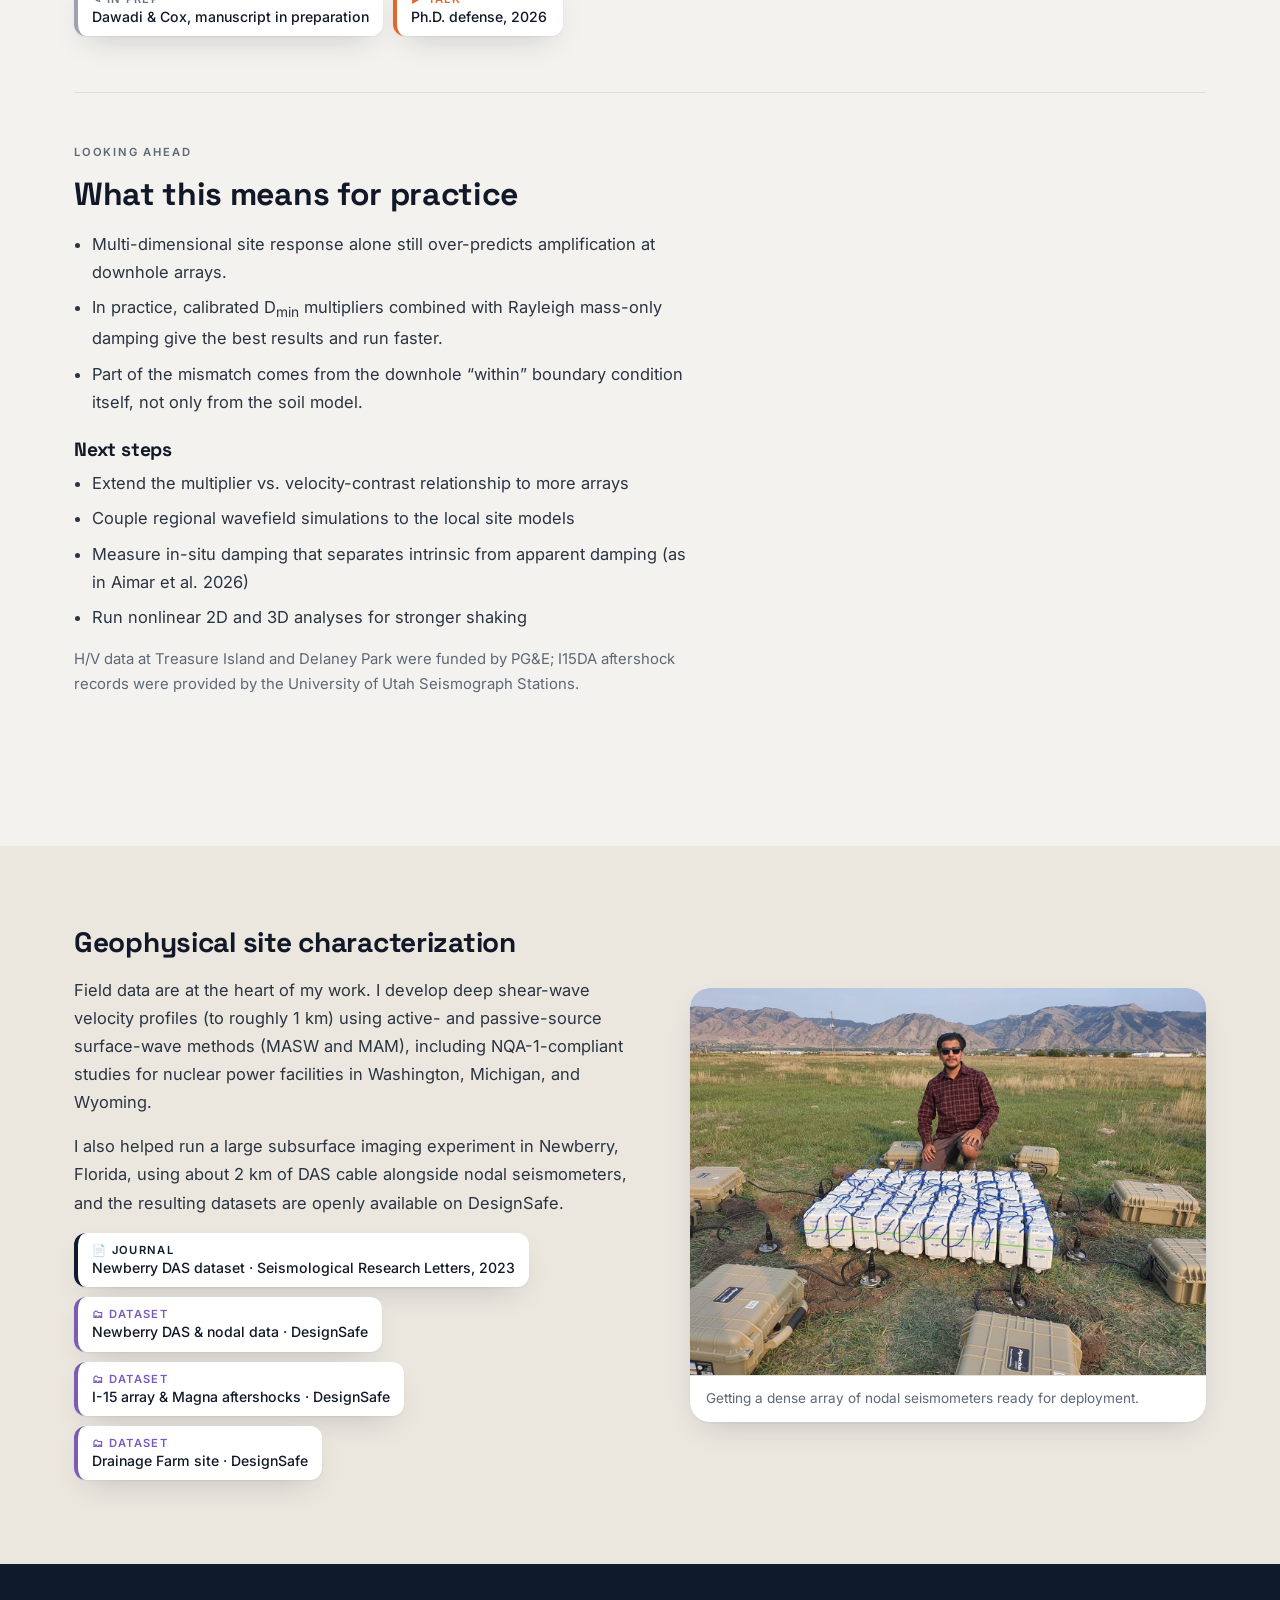
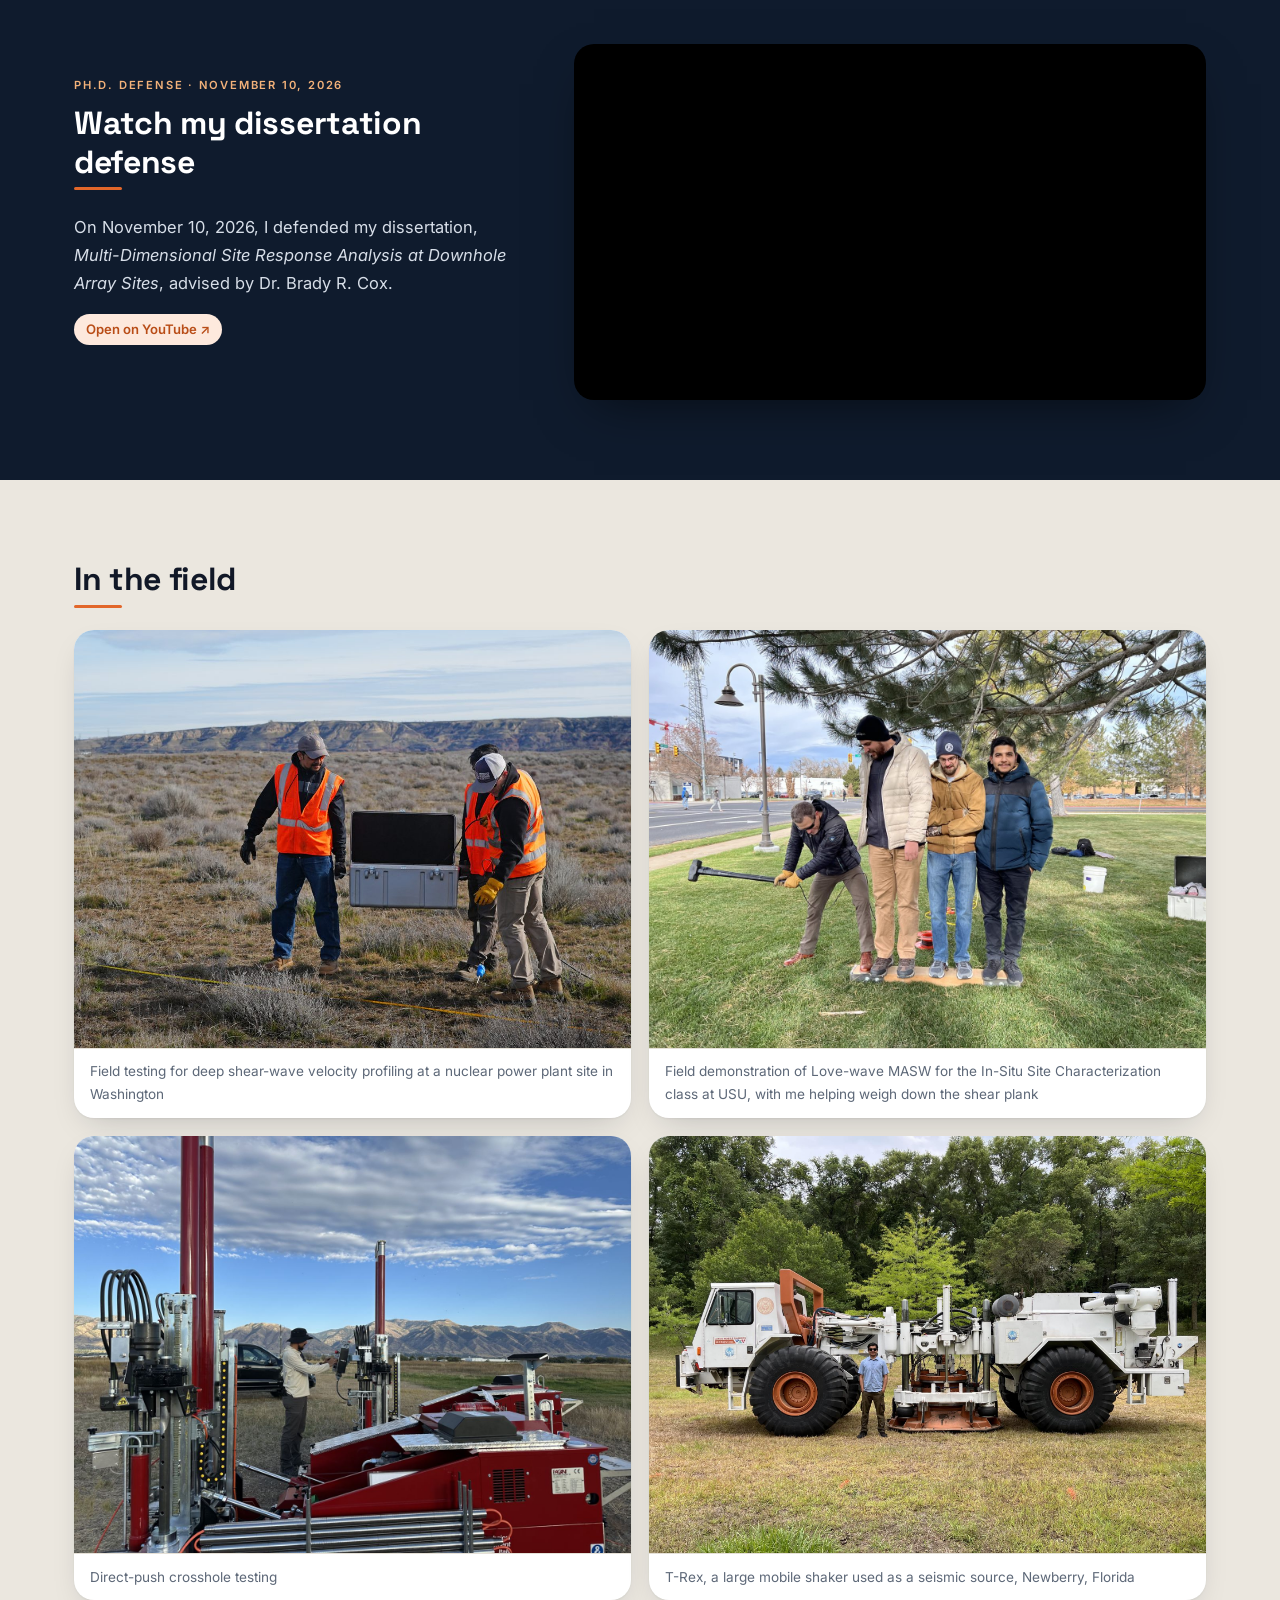
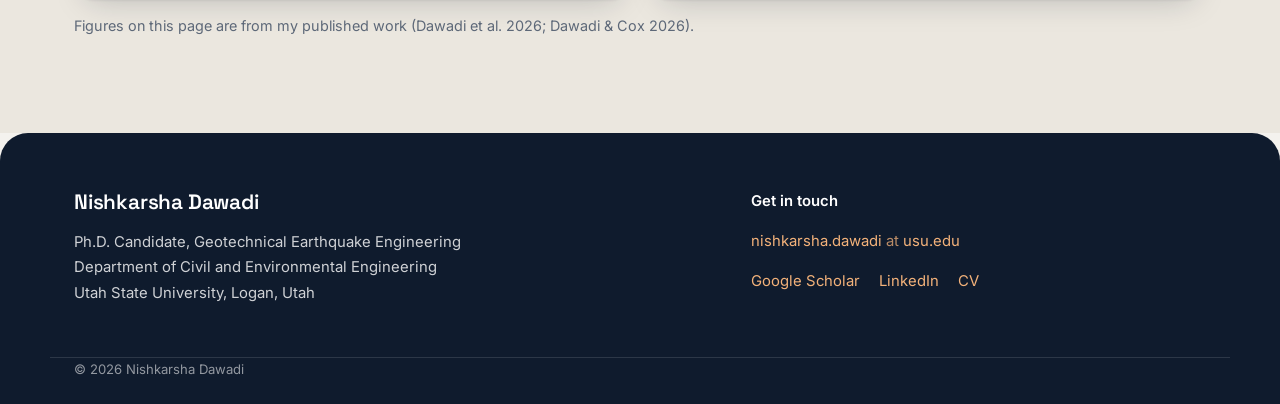
<file: research.html>
<!doctype html>
<html lang="en">
<head>
<meta charset="utf-8">
<meta name="viewport" content="width=device-width, initial-scale=1">
<title>Research · Nishkarsha Dawadi</title>
<meta name="description" content="Research on multi-dimensional seismic site response, numerical damping, 3D velocity models and site characterization.">
<link rel="preconnect" href="https://fonts.googleapis.com">
<link rel="preconnect" href="https://fonts.gstatic.com" crossorigin>
<link href="https://fonts.googleapis.com/css2?family=Inter:wght@400;500;600&family=Allura&family=Space+Grotesk:wght@500;600;700&family=Source+Serif+4:opsz,wght@8..60,500;8..60,600;8..60,700&display=swap" rel="stylesheet">
<link rel="stylesheet" href="style.css">
</head>
<body>
<header class="site-header">
  <div class="wrap header-inner">
    <a class="brand" href="index.html"><span class="mark">ND</span>Nishkarsha Dawadi</a>
    <input type="checkbox" id="menu-toggle" aria-label="Menu">
    <label for="menu-toggle" class="menu-btn" aria-hidden="true"><span></span></label>
    <nav><a href="index.html">Home</a><a href="research.html" class="active">Research</a><a href="publications.html">Publications</a><a href="experience.html">Experience</a><a href="outreach.html">Outreach</a><a href="personal.html">Personal</a><a href="news.html">News</a><a href="contact.html">Contact</a></nav>
  </div>
</header>


<section class="page-head photo" style="background-image:url('images/bg-bryce.jpg');background-position:center 55%">
  <div class="wrap"><p class="eyebrow">Research</p><h1>Understanding earthquake shaking from the ground up</h1>
  <p class="hero-sub dark">Local soil and rock conditions can amplify or reduce earthquake shaking. My work asks when simple one-dimensional models are good enough, and builds the multi-dimensional models and field datasets needed when they are not.</p></div>
  <p class="photo-credit">Bryce Canyon, Utah · July 2026</p>
  <svg class="quake" viewBox="0 0 1400 120" preserveAspectRatio="none" aria-hidden="true"><path class="q2" d="M0 70 L300 70 L320 66 L340 76 L360 64 L380 72 L1400 72"/><path class="q1" d="M0 60 L420 60 L440 56 L455 68 L470 50 L490 80 L505 20 L520 110 L540 8 L560 104 L580 32 L600 88 L620 46 L640 74 L660 54 L690 66 L720 58 L760 64 L820 60 L1400 60"/></svg>
</section>
<section class="section">
  <div class="wrap">
    <div class="r-intro">
      <div>
        <p class="lbl">Research overview</p>
        <h2 class="r-title">How the ground shapes earthquake shaking</h2>
        <p>My research combines large-scale numerical modeling with field measurements to understand how local soil and rock conditions amplify earthquake shaking, and when the simple one-dimensional models used in practice break down. I work at instrumented <strong>downhole arrays</strong>, sites where earthquakes are recorded both at the ground surface and deep below it, which let me test model predictions directly against what the ground actually did.</p>
        <p class="muted">Much of this work formed my Ph.D. dissertation at Utah State University with Dr. Brady R. Cox (defended November 2026). <a href="#defense">Watch the defense talk ↓</a></p>
      </div>
      <figure class="r-video">
        <video src="media/02-base-model-inclined-15deg.mp4" poster="media/02-poster.jpg" autoplay muted loop playsinline preload="auto" aria-label="Animation of a 15 degree inclined seismic wave propagating through a 2D soil model"></video>
        <figcaption>A 15° inclined seismic wave sweeping through my 2D model of the Delaney Park downhole array, Anchorage, with the recorded motions at the surface and downhole sensors.</figcaption>
      </figure>
    </div>
    <nav class="proj-nav">
      <a href="#sites"><img src="images/fig-four-sites.jpg" alt=""><span>Multi-dimensional site response &amp; 3D V<sub>s</sub> models</span></a>
      <a href="#damping"><img src="images/fig-full-rayleigh.jpg" alt=""><span>Numerical damping formulations</span></a>
      <a href="#inclined"><img src="images/fig-inclined-schematic.jpg" alt=""><span>Inclined &amp; incoherent incident waves</span></a>
      <a href="#conundrum"><img src="images/fig-random-field-frame.jpg" alt=""><span>The downhole array conundrum</span></a>
      <a href="#field"><img src="images/field-nodes.jpg" alt=""><span>Geophysical site characterization</span></a>
    </nav>

    <div class="anim-block" id="animations">
      <div class="anim-head"><p class="lbl">Simulations &amp; results</p><h2>Watching waves move through the models</h2><p class="muted">Animations and key results from my research, played automatically. Use the arrows or dots to jump between them, and click a figure to open it full size.</p></div>
      <div class="slideshow big" data-interval="9000">
  <div class="slides"><figure class="slide on"><video src="media/02-base-model-inclined-15deg.mp4" muted playsinline preload="auto"></video><figcaption>15° inclined plane wave propagating through the 2D base model at Delaney Park</figcaption></figure><figure class="slide"><video src="media/01-base-model-vertical-input.mp4" muted playsinline preload="metadata"></video><figcaption>The same base model with vertically propagating input</figcaption></figure><figure class="slide"><img src="media/00-pseudo3D-Vs-model-DPDA.gif" alt="Rotating pseudo-3D V<sub>s</sub> model of the Delaney Park array, with the f<sub>0,H/V</sub> map on top" loading="lazy"><figcaption>Rotating pseudo-3D V<sub>s</sub> model of the Delaney Park array, with the f<sub>0,H/V</sub> map on top</figcaption></figure><figure class="slide"><video src="media/03-random-soil-vs-base-vertical.mp4" muted playsinline preload="metadata"></video><figcaption>Base model vs. a spatially correlated random-field soil, vertical input</figcaption></figure><figure class="slide"><video src="media/04-plane-wave-vs-SVGM-15deg.mp4" muted playsinline preload="metadata"></video><figcaption>15° coherent plane wave vs. spatially variable (SVGM) incoherent input</figcaption></figure><figure class="slide"><video src="media/05-random-soil-plus-SVGM-15deg.mp4" muted playsinline preload="metadata"></video><figcaption>Random-field soil combined with SVGM incoherent input at 15°</figcaption></figure><figure class="slide"><a class="zoom" href="images/inc-dpda-site.jpg" target="_blank" rel="noopener" title="Open full size"><img src="images/inc-dpda-site.jpg" alt="Delaney Park downhole array: Vs profile, pseudo-3D model, and the 2D cross-section (azimuth 165°) used in the analyses" loading="lazy"></a><figcaption>Delaney Park downhole array: V<sub>s</sub> profile, pseudo-3D model, and the 2D cross-section (azimuth 165°) used in the analyses</figcaption></figure><figure class="slide"><a class="zoom" href="images/inc-epicenters-etf.jpg" target="_blank" rel="noopener" title="Open full size"><img src="images/inc-epicenters-etf.jpg" alt="Epicenters of the recorded earthquakes and the empirical transfer functions (ETFs) at Delaney Park" loading="lazy"></a><figcaption>Epicenters of the recorded earthquakes and the empirical transfer functions (ETFs) at Delaney Park</figcaption></figure><figure class="slide"><a class="zoom" href="images/inc-ilm-schematic.jpg" target="_blank" rel="noopener" title="Open full size"><img src="images/inc-ilm-schematic.jpg" alt="Input Lag Method: applying an inclined wave by lagging the input along the model base" loading="lazy"></a><figcaption>Input Lag Method: applying an inclined wave by lagging the input along the model base</figcaption></figure><figure class="slide"><a class="zoom" href="images/inc-3d-ilm-schematic.jpg" target="_blank" rel="noopener" title="Open full size"><img src="images/inc-3d-ilm-schematic.jpg" alt="The Input Lag Method extended to 3D, with incidence angle θ and azimuth α" loading="lazy"></a><figcaption>The Input Lag Method extended to 3D, with incidence angle θ and azimuth α</figcaption></figure><figure class="slide"><a class="zoom" href="images/inc-ilm-vs-idm.jpg" target="_blank" rel="noopener" title="Open full size"><img src="images/inc-ilm-vs-idm.jpg" alt="Input Lag vs. Inclined Domain Method wavefields at 5°, 15° and 30°" loading="lazy"></a><figcaption>Input Lag vs. Inclined Domain Method wavefields at 5°, 15° and 30°</figcaption></figure><figure class="slide"><a class="zoom" href="images/inc-2d-inclinations-ttf.jpg" target="_blank" rel="noopener" title="Open full size"><img src="images/inc-2d-inclinations-ttf.jpg" alt="2D theoretical transfer functions for inclinations from 0° to ±60°, compared with the recorded ETF" loading="lazy"></a><figcaption>2D theoretical transfer functions for inclinations from 0° to ±60°, compared with the recorded ETF</figcaption></figure><figure class="slide"><a class="zoom" href="images/inc-2d-stats.jpg" target="_blank" rel="noopener" title="Open full size"><img src="images/inc-2d-stats.jpg" alt="2D goodness of fit (Pearson r and TTF misfit) for each inclination and direction" loading="lazy"></a><figcaption>2D goodness of fit (Pearson r and TTF misfit) for each inclination and direction</figcaption></figure><figure class="slide"><a class="zoom" href="images/inc-3d-gof.jpg" target="_blank" rel="noopener" title="Open full size"><img src="images/inc-3d-gof.jpg" alt="3D transfer functions and goodness of fit for inclined waves along azimuth 165°" loading="lazy"></a><figcaption>3D transfer functions and goodness of fit for inclined waves along azimuth 165°</figcaption></figure><figure class="slide"><a class="zoom" href="images/inc-3d-azimuth.jpg" target="_blank" rel="noopener" title="Open full size"><img src="images/inc-3d-azimuth.jpg" alt="3D results for waves arriving from different azimuths" loading="lazy"></a><figcaption>3D results for waves arriving from different azimuths</figcaption></figure><figure class="slide"><a class="zoom" href="images/inc-2d-vs-3d-gof.jpg" target="_blank" rel="noopener" title="Open full size"><img src="images/inc-2d-vs-3d-gof.jpg" alt="2D vs. 3D goodness of fit across inclination angles" loading="lazy"></a><figcaption>2D vs. 3D goodness of fit across inclination angles</figcaption></figure></div>
  <button class="nav-arrow prev" aria-label="Previous">‹</button><button class="nav-arrow next" aria-label="Next">›</button>
  <div class="dots"><button class="dot on" aria-label="Show slide 1"></button><button class="dot" aria-label="Show slide 2"></button><button class="dot" aria-label="Show slide 3"></button><button class="dot" aria-label="Show slide 4"></button><button class="dot" aria-label="Show slide 5"></button><button class="dot" aria-label="Show slide 6"></button><button class="dot" aria-label="Show slide 7"></button><button class="dot" aria-label="Show slide 8"></button><button class="dot" aria-label="Show slide 9"></button><button class="dot" aria-label="Show slide 10"></button><button class="dot" aria-label="Show slide 11"></button><button class="dot" aria-label="Show slide 12"></button><button class="dot" aria-label="Show slide 13"></button><button class="dot" aria-label="Show slide 14"></button><button class="dot" aria-label="Show slide 15"></button><button class="dot" aria-label="Show slide 16"></button></div>
</div>
    </div>

    <article class="chapter why" id="problem">
      <div class="ch-text">
        <p class="lbl">Why it matters</p>
        <h2>Why the last few tens of meters matter</h2>
        <p>During the 1985 M8 Mexico City earthquake, roughly 10,000 people died and more than 400 buildings collapsed, largely because of <strong>local site effects</strong>. The soft soils beneath the city make up only about 0.01% of the ~400 km path the seismic waves traveled, yet they dramatically amplified the shaking.</p>
        <p>Engineers usually predict this amplification with one-dimensional (1D) site response analyses. Downhole arrays, which record earthquakes both at the surface and at depth, let us check those predictions against reality, and the record is sobering: about <strong>half of 662 downhole array sites</strong> are poorly modeled by 1D analyses (Hallal et al. 2022). At many sites the theoretical transfer functions (TTFs) systematically over-predict the empirical ones (ETFs) computed from recorded motions.</p>
        <p>My research asks why, and whether moving to 2D and 3D models, better damping formulations, inclined waves, or spatial variability can close the gap.</p>
      </div>
      <div class="kpis">
        <div class="kpi navy"><b>~50%</b><span>of 662 downhole arrays poorly modeled in 1D</span></div>
        <div class="kpi teal"><b>4</b><span>instrumented downhole arrays studied</span></div>
        <div class="kpi orange"><b>367</b><span>H/V measurements behind the pseudo-3D V<sub>s</sub> models</span></div>
        <div class="kpi"><b>19</b><span>earthquakes (M3.7–4.8) analyzed at Delaney Park</span></div>
      </div>
    </article>

    <article class="chapter wide" id="sites">
      <div class="ch-text">
        <p class="lbl">Research project</p>
        <h2>Multi-dimensional site response with site-specific 3D V<sub>s</sub> models</h2>
        <p>For each array I built a <strong>pseudo-3D shear-wave velocity (V<sub>s</sub>) model</strong> by combining spatially distributed horizontal-to-vertical spectral ratio (H/V) measurements with geostatistical kriging. From each 3D model, the most laterally variable 2D cross-section (for example, azimuth 165° at Delaney Park) is extracted for 2D analyses, and km-scale 2D and 3D models are run in FLAC.</p>
        <div class="table-wrap"><table class="ftable">
          <thead><tr><th>Array</th><th>Location</th><th>H/V measurements</th></tr></thead>
          <tbody>
            <tr><td>DPDA</td><td>Delaney Park, Anchorage, Alaska</td><td>108</td></tr>
            <tr><td>I15DA</td><td>I-15, Salt Lake City, Utah</td><td>98</td></tr>
            <tr><td>TIDA</td><td>Treasure Island, California</td><td>98</td></tr>
            <tr><td>GVDA</td><td>Garner Valley, California</td><td>63</td></tr>
          </tbody></table></div>
        <p class="muted">At Delaney Park, the downhole sensor sits at 61 m and the recorded fundamental site frequency is about 1.4 Hz with an amplification peak of about 5.6.</p>
        <div class="plinks"><a class="plink pl-conference" href="https://doi.org/10.3208/jgssp.v10.SS-3-01" target="_blank" rel="noopener"><span class="pk">🎤 Conference</span><span class="pl">2D analyses at DPDA · ICEGE Osaka 2024</span></a><a class="plink pl-conference" href="https://doi.org/10.53243/ICSMGE2026-1691" target="_blank" rel="noopener"><span class="pk">🎤 Conference</span><span class="pl">Pseudo-3D Vs &amp; damping · ICSMGE 2026</span></a><a class="plink pl-dataset" href="https://doi.org/10.17603/ds2-yek8-8a25" target="_blank" rel="noopener"><span class="pk">🗂 Dataset</span><span class="pl">Raw field data, four arrays · DesignSafe</span></a></div>
      </div>
      <div class="ch-figs">
        <figure><img src="images/fig-four-sites.jpg" alt="Pseudo-3D Vs models at four downhole arrays"><figcaption>Pseudo-3D V<sub>s</sub> models at the four arrays, built from distributed f<sub>0,H/V</sub> measurements.</figcaption></figure>
        <figure><img src="images/fig-vs-profiles.jpg" alt="Shear-wave velocity profiles and stratigraphy at four arrays"><figcaption>V<sub>s</sub> profiles and stratigraphy at DPDA, I15DA, TIDA and GVDA.</figcaption></figure>
      </div>
    </article>

    <article class="chapter" id="damping">
      <div class="ch-text">
        <p class="lbl">Research project</p>
        <h2>Numerical damping formulations</h2>
        <p class="q">How should numerical models dissipate energy?</p>
        <p>Even 2D and 3D analyses on site-specific models still over-predicted the recorded amplification peak. That pointed to damping: real soil loses energy not only through intrinsic material damping but through <strong>“apparent” damping</strong> (wave scattering and mode conversion) that the models do not capture.</p>
        <p>I back-calculated the minimum damping (D<sub>min</sub>) multipliers needed to match the recordings: <strong>8× at DPDA, 10× at I15DA, 2× at TIDA and 3× at GVDA</strong>. The multiplier correlates with velocity contrast, so low-contrast sites need larger multipliers.</p>
        <p>I then compared three formulations: Full Rayleigh (FR), Maxwell (MX) and Rayleigh mass-only (RM). <strong>Rayleigh mass-only performed best at three of four sites</strong>, with 27–44% lower transfer-function misfit than Full Rayleigh and 44–49% lower than Maxwell. It also allowed 5–30× larger time steps (at DPDA, FR drops to 0.032 ms while RM stays at 0.35 ms). Its frequency-dependent damping decays much like the trend Kokusho (2017) observed across KiK-net sites.</p>
        <div class="table-wrap"><table class="ftable">
          <thead><tr><th>Site</th><th>Best formulation</th><th>r</th><th>m<sub>TF</sub></th></tr></thead>
          <tbody>
            <tr><td>DPDA</td><td>Rayleigh mass-only</td><td>0.86</td><td>2.18</td></tr>
            <tr><td>I15DA</td><td>Rayleigh mass-only</td><td>0.64</td><td>1.21</td></tr>
            <tr><td>TIDA</td><td>Rayleigh mass-only</td><td>0.82</td><td>1.48</td></tr>
            <tr><td>GVDA</td><td>Full Rayleigh</td><td>0.82</td><td>1.55</td></tr>
          </tbody></table></div>
        <p class="muted">At DPDA, FR scored r = 0.67 / m<sub>TF</sub> = 3.68 and Maxwell r = 0.34 / m<sub>TF</sub> = 4.04.</p>
        <div class="plinks"><a class="plink pl-journal" href="https://doi.org/10.1002/esp4.70087" target="_blank" rel="noopener"><span class="pk">📄 Journal</span><span class="pl">Earthquake Spectra, 2026</span></a><a class="plink pl-conference" href="https://doi.org/10.53243/ICSMGE2026-827" target="_blank" rel="noopener"><span class="pk">🎤 Conference</span><span class="pl">ICSMGE 2026, Vienna</span></a><a class="plink pl-talk" href="#defense"><span class="pk">▶ Talk</span><span class="pl">Ph.D. defense, 2026</span></a></div>
      </div>
      <div class="ch-figs">
        <figure><img src="images/fig-full-rayleigh.jpg" alt="Full Rayleigh damping curve with mass and stiffness components"><figcaption>Full Rayleigh damping and its mass- and stiffness-proportional components, against a 1% target.</figcaption></figure>
        <figure><img src="images/fig-delaney-3d.jpg" alt="Pseudo-3D Vs and Dmin model at Delaney Park"><figcaption>Pseudo-3D V<sub>s</sub> and D<sub>min</sub> model at Delaney Park.</figcaption></figure>
      </div>
    </article>

    <article class="chapter" id="inclined">
      <div class="ch-text">
        <p class="lbl">Research project</p>
        <h2>Inclined and incoherent incident waves</h2>
        <p class="q">Does the angle of the incoming wave explain the mismatch?</p>
        <p>Most site response models assume waves arrive vertically. I tested two ways of applying inclined waves in km-scale 2D and 3D FLAC models: the <strong>Input Lag Method (ILM)</strong> and the Inclined Domain Method (IDM). IDM needs up to ~500% more zones at 30°, and ILM performed better, so it was used throughout.</p>
        <ul class="facts">
          <li>Up to 15° inclination, transfer-function misfit changed by less than 13% (2D: 1.88 → 1.65; 3D: 1.68 → 1.62).</li>
          <li>At 60°, misfit grew to 3.19 (2D) and 3.23 (3D), worse than 1D (2.35), because steep angles shift peaks to frequencies not seen in the recordings.</li>
          <li>The best 3D result at DPDA came at +30° (r = 0.82, m<sub>TF</sub> = 1.52) versus 1D (r = 0.66, m<sub>TF</sub> = 2.35).</li>
          <li>Azimuth is a secondary effect (m<sub>TF</sub> 1.28–1.55 across four azimuths at 15°).</li>
        </ul>
        <p><strong>Bottom line:</strong> wave inclination improves the fit modestly but does not explain the low recorded peak.</p>
        <div class="plinks"><a class="plink pl-journal" href="https://doi.org/10.1016/j.soildyn.2026.110630" target="_blank" rel="noopener"><span class="pk">📄 Journal</span><span class="pl">Soil Dyn. &amp; Earthquake Eng., 2026</span></a><a class="plink pl-conference" href="https://doi.org/10.1061/9780784486702.049" target="_blank" rel="noopener"><span class="pk">🎤 Conference</span><span class="pl">Geo-Congress 2026, Salt Lake City</span></a><a class="plink pl-talk" href="#defense"><span class="pk">▶ Talk</span><span class="pl">Ph.D. defense, 2026</span></a></div>
      </div>
      <div class="ch-figs">
        <figure><img src="images/fig-inclined-schematic.jpg" alt="Inclined wavefront in 2D model"><figcaption>2D model at Delaney Park with an inclined incoming wavefront (angle θ).</figcaption></figure>
        <figure><img src="images/fig-3d-vectors.jpg" alt="3D incidence vectors"><figcaption>Defining incidence angle θ and azimuth α in 3D.</figcaption></figure>
        <figure><img src="images/fig-epicenters.jpg" alt="Epicenters and transfer functions at DPDA"><figcaption>Earthquake epicenters around DPDA and the recorded transfer functions.</figcaption></figure>
      </div>
    </article>

    <article class="chapter" id="conundrum">
      <div class="ch-text">
        <p class="lbl">Research project <span class="soon">manuscript in preparation</span></p>
        <h2>The downhole array conundrum</h2>
        <p class="q">Part of the gap lives at the bottom of the borehole.</p>
        <p>A downhole sensor records both the <strong>upgoing</strong> wave and the <strong>downgoing</strong> wave reflected from the surface, about 0.36 s apart at DPDA. The downgoing wave carves a “spectral hole” in the transfer function at the site frequency. In the models that hole is about twice as deep as recorded, which is why model peaks reach ~25–30 versus 5.6 in the data. Removing the downgoing wave brings 1D transfer-function peaks close to the recorded ones at all four arrays.</p>
        <p>To test whether realistic variability could fill the gap, I ran:</p>
        <ul class="facts">
          <li>2D V<sub>s</sub> random fields (σ<sub>lnVs</sub> 0.1 and 0.3; correlation lengths of 12×6 m and 100×10 m), 120 runs plus a 40-run pool</li>
          <li>3D random fields (15 realizations)</li>
          <li>Incoherent input motions using random lags and the SVGM coherency model (Abrahamson 2006) at 15°</li>
          <li>Combined soil and input variability across 30 site-consistent soil models</li>
        </ul>
        <div class="plinks"><span class="plink pl-in"><span class="pk">✎ In prep</span><span class="pl">Dawadi &amp; Cox, manuscript in preparation</span></span><a class="plink pl-talk" href="#defense"><span class="pk">▶ Talk</span><span class="pl">Ph.D. defense, 2026</span></a></div>
      </div>
      <div class="kpis">
        <div class="kpi navy"><b>1.45</b><span>ln-unit gap at the peak: 0.86 from the downhole side, 0.58 from the surface</span></div>
        <div class="kpi orange"><b>−0.38</b><span>ln units from SVGM incoherence, the largest input effect</span></div>
        <div class="kpi teal"><b>~1/5</b><span>of the peak gap (and ~1/3 of the hole deficit) closed by combined variability</span></div>
        <div class="kpi"><b>0</b><span>new scattering mechanisms added by going from 2D to 3D</span></div>
      </div>
    </article>

    <article class="chapter" id="takeaways">
      <div class="ch-text">
        <p class="lbl">Looking ahead</p>
        <h2>What this means for practice</h2>
        <ul class="facts">
          <li>Multi-dimensional site response alone still over-predicts amplification at downhole arrays.</li>
          <li>In practice, calibrated D<sub>min</sub> multipliers combined with Rayleigh mass-only damping give the best results and run faster.</li>
          <li>Part of the mismatch comes from the downhole “within” boundary condition itself, not only from the soil model.</li>
        </ul>
        <h3>Next steps</h3>
        <ul class="facts">
          <li>Extend the multiplier vs. velocity-contrast relationship to more arrays</li>
          <li>Couple regional wavefield simulations to the local site models</li>
          <li>Measure in-situ damping that separates intrinsic from apparent damping (as in Aimar et al. 2026)</li>
          <li>Run nonlinear 2D and 3D analyses for stronger shaking</li>
        </ul>
        <p class="muted">H/V data at Treasure Island and Delaney Park were funded by PG&amp;E; I15DA aftershock records were provided by the University of Utah Seismograph Stations.</p>
      </div>
    </article>
  </div>
</section>

<section class="section tinted">
  <div class="wrap themes">
    
  <article class="theme flip" id="field">
    <figure><img src="images/field-nodes.jpg" alt="Nishkarsha with a dense array of nodal seismometers"><figcaption>Getting a dense array of nodal seismometers ready for deployment.</figcaption></figure>
    <div><h2>Geophysical site characterization</h2><p>Field data are at the heart of my work. I develop deep shear-wave velocity profiles (to roughly 1 km) using active- and passive-source surface-wave methods (MASW and MAM), including NQA-1-compliant studies for nuclear power facilities in Washington, Michigan, and Wyoming.</p><p>I also helped run a large subsurface imaging experiment in Newberry, Florida, using about 2 km of DAS cable alongside nodal seismometers, and the resulting datasets are openly available on DesignSafe.</p><div class="plinks"><a class="plink pl-journal" href="https://doi.org/10.1785/0220230216" target="_blank" rel="noopener"><span class="pk">📄 Journal</span><span class="pl">Newberry DAS dataset · Seismological Research Letters, 2023</span></a><a class="plink pl-dataset" href="https://doi.org/10.17603/ds2-50eh-7v93" target="_blank" rel="noopener"><span class="pk">🗂 Dataset</span><span class="pl">Newberry DAS &amp; nodal data · DesignSafe</span></a><a class="plink pl-dataset" href="https://doi.org/10.17603/ds2-xt4m-xa77" target="_blank" rel="noopener"><span class="pk">🗂 Dataset</span><span class="pl">I-15 array &amp; Magna aftershocks · DesignSafe</span></a><a class="plink pl-dataset" href="https://doi.org/10.17603/ds2-sx2h-8s20" target="_blank" rel="noopener"><span class="pk">🗂 Dataset</span><span class="pl">Drainage Farm site · DesignSafe</span></a></div></div>
  </article>
  
  </div>
</section>
<section class="section defense" id="defense">
  <div class="wrap">
    <div class="defense-grid">
      <div>
        <p class="lbl">Ph.D. defense · November 10, 2026</p>
        <h2 class="section-title">Watch my dissertation defense</h2>
        <p>On November 10, 2026, I defended my dissertation, <em>Multi-Dimensional Site Response Analysis at Downhole Array Sites</em>, advised by Dr. Brady R. Cox.</p>
        <p><a class="pill" href="https://www.youtube.com/watch?v=E-z9pYXPw9g" target="_blank" rel="noopener">Open on YouTube ↗</a></p>
      </div>
      <div class="video"><iframe src="https://www.youtube.com/embed/E-z9pYXPw9g" title="Nishkarsha Dawadi Ph.D. defense" loading="lazy" allow="accelerometer; autoplay; clipboard-write; encrypted-media; gyroscope; picture-in-picture; web-share" referrerpolicy="strict-origin-when-cross-origin" allowfullscreen></iframe></div>
    </div>
  </div>
</section>
<section class="section tinted">
  <div class="wrap">
    <h2 class="section-title">In the field</h2>
    <div class="gallery g2">
      <figure><img src="images/field-desert.jpg" alt="Two field engineers in safety vests with an equipment case in sagebrush"><figcaption>Field testing for deep shear-wave velocity profiling at a nuclear power plant site in Washington</figcaption></figure>
      <figure><img src="images/field-sh-source.jpg" alt="Students standing on a shear plank while it is struck with a sledgehammer during a class MASW demonstration" loading="lazy"><figcaption>Field demonstration of Love-wave MASW for the In-Situ Site Characterization class at USU, with me helping weigh down the shear plank</figcaption></figure>
      <figure><img src="images/field-crosshole.jpg" alt="Direct-push crosshole testing rig"><figcaption>Direct-push crosshole testing</figcaption></figure>
      <figure><img src="images/hero-shaker.jpg" alt="Nishkarsha beside the T-Rex mobile shaker"><figcaption>T-Rex, a large mobile shaker used as a seismic source, Newberry, Florida</figcaption></figure>
    </div>
    <p class="note">Figures on this page are from my published work (Dawadi et al. 2026; Dawadi &amp; Cox 2026).</p>
  </div>
</section>

<footer class="site-footer">
  <div class="wrap footer-grid">
    <div>
      <p class="footer-name">Nishkarsha Dawadi</p>
      <p>Ph.D. Candidate, Geotechnical Earthquake Engineering<br>Department of Civil and Environmental Engineering<br>Utah State University, Logan, Utah</p>
    </div>
    <div>
      <p class="footer-head">Get in touch</p>
      <p><a class="mail-obf " data-u="nishkarsha.dawadi" data-d="usu.edu" href="#" rel="nofollow"><span class="m-text">nishkarsha.dawadi <i>at</i> usu.edu</span></a></p>
      <p class="footer-links"><a href="https://scholar.google.com/citations?user=vI1wl_IAAAAJ&amp;hl=en">Google Scholar</a><a href="https://www.linkedin.com/in/ndawadi/">LinkedIn</a><a href="Nishkarsha_Dawadi_CV.pdf">CV</a></p>
    </div>
  </div>
  <div class="wrap copyright">© 2026 Nishkarsha Dawadi</div>
</footer>
<script src="slides.js" defer></script>
</body>
</html>
</file>
<file: style.css>
:root{
  --bg:#fbfaf7; --surface:#ffffff; --tint:#f2efe8;
  --ink:#16243a; --text:#2a3442; --muted:#5d6878; --line:#e5e0d6;
  --accent:#c2551c; --accent-dark:#9a3f10; --navy:#16243a; --teal:#1f6f78;
  --radius:14px; --shadow:0 1px 2px rgba(22,36,58,.06),0 8px 24px rgba(22,36,58,.08);
  --serif:"Source Serif 4",Georgia,serif; --sans:Inter,system-ui,-apple-system,"Segoe UI",sans-serif;
}
*{box-sizing:border-box}
html{scroll-behavior:smooth}
body{margin:0;background:var(--bg);color:var(--text);font:16.5px/1.7 var(--sans);-webkit-font-smoothing:antialiased}
img{max-width:100%;display:block}
a{color:var(--accent);text-decoration:none}a:hover{color:var(--accent-dark);text-decoration:underline}
h1,h2,h3{font-family:var(--serif);color:var(--ink);line-height:1.2;margin:0 0 .6rem}
.wrap{max-width:1120px;margin:0 auto;padding:0 20px}
.narrow{max-width:860px}

/* header */
.site-header{position:sticky;top:0;z-index:20;background:rgba(251,250,247,.92);backdrop-filter:blur(8px);border-bottom:1px solid var(--line)}
.header-inner{display:flex;align-items:center;justify-content:space-between;height:66px}
.brand{display:flex;align-items:center;gap:.6rem;font-weight:600;color:var(--ink);font-size:1.05rem}
.brand:hover{text-decoration:none;color:var(--ink)}
.mark{display:grid;place-items:center;width:34px;height:34px;border-radius:9px;background:linear-gradient(135deg,var(--accent),#e08a3c);color:#fff;font-size:.8rem;letter-spacing:.03em}
.site-header nav{display:flex;gap:.3rem}
.site-header nav a{color:var(--text);font-weight:500;font-size:.95rem;padding:.45rem .8rem;border-radius:8px}
.site-header nav a:hover{background:var(--tint);text-decoration:none;color:var(--ink)}
.site-header nav a.active{color:var(--accent);background:#fbeee5}
#menu-toggle,.menu-btn{display:none}

/* hero */
.hero{position:relative;min-height:560px;display:flex;align-items:flex-end;background-size:cover;background-position:center 60%;color:#fff}
.hero-shade{position:absolute;inset:0;background:linear-gradient(180deg,rgba(14,24,40,.15) 0%,rgba(14,24,40,.55) 55%,rgba(14,24,40,.88) 100%)}
.hero-inner{position:relative;padding-top:120px;padding-bottom:70px;width:100%}
.hero h1{color:#fff;font-size:clamp(2.4rem,6vw,4rem);margin-bottom:.8rem}
.eyebrow{text-transform:uppercase;letter-spacing:.14em;font-size:.78rem;font-weight:600;color:#f3b27a;margin:0 0 .6rem}
.hero-sub{max-width:640px;font-size:1.15rem;color:rgba(255,255,255,.9);margin:0 0 1.8rem}
.hero-sub.dark{color:var(--muted);margin-bottom:0}
.hero-actions{display:flex;flex-wrap:wrap;gap:.8rem}
.hero-credit{position:absolute;right:20px;bottom:12px;margin:0;font-size:.75rem;color:rgba(255,255,255,.7)}
.btn{display:inline-block;padding:.75rem 1.3rem;border-radius:10px;font-weight:600;font-size:.95rem}
.btn:hover{text-decoration:none}
.btn-primary{background:var(--accent);color:#fff}.btn-primary:hover{background:var(--accent-dark);color:#fff}
.btn-ghost{border:1.5px solid rgba(255,255,255,.7);color:#fff}.btn-ghost:hover{background:rgba(255,255,255,.12);color:#fff}

/* sections */
.section{padding:80px 0}
.tinted{background:var(--tint)}
.section-title{font-size:2rem;position:relative;padding-bottom:.6rem;margin-bottom:1.4rem}
.section-title::after{content:"";position:absolute;left:0;bottom:0;width:48px;height:3px;border-radius:3px;background:var(--accent)}
.section-head{display:flex;justify-content:space-between;align-items:baseline;gap:1rem;flex-wrap:wrap}
.more{font-weight:600;font-size:.95rem}
.lead{font-size:1.15rem;color:var(--ink)}
.note{color:var(--muted);font-size:.9rem}

.intro{display:grid;grid-template-columns:280px 1fr;gap:56px;align-items:start}
.portrait img,.portrait-ph{width:100%;aspect-ratio:4/5;border-radius:var(--radius);object-fit:cover;box-shadow:var(--shadow)}
.portrait-ph{display:grid;place-items:center;background:linear-gradient(150deg,var(--navy),var(--teal));color:rgba(255,255,255,.85);font:600 4rem var(--serif)}
.chips{display:flex;flex-wrap:wrap;gap:.5rem;margin-top:1.4rem}
.chips span{background:#fbeee5;color:var(--accent-dark);font-size:.85rem;font-weight:500;padding:.35rem .8rem;border-radius:999px}

.card-grid{display:grid;grid-template-columns:repeat(3,1fr);gap:24px}
.card{background:var(--surface);border-radius:var(--radius);overflow:hidden;box-shadow:var(--shadow);color:var(--text);transition:transform .2s,box-shadow .2s}
.card:hover{transform:translateY(-4px);box-shadow:0 2px 4px rgba(22,36,58,.08),0 16px 36px rgba(22,36,58,.14);text-decoration:none;color:var(--text)}
.card img{width:100%;aspect-ratio:16/10;object-fit:cover;background:#fff}
.card img.fig,.hl img.fig{object-fit:contain;padding:6px}
.card-body{padding:1.1rem 1.3rem 1.4rem}
.card h3{font-size:1.2rem;margin-bottom:.3rem}
.card p{margin:0;color:var(--muted);font-size:.95rem}

.highlights{display:grid;grid-template-columns:1fr 1fr;gap:28px}
.hl{display:grid;grid-template-columns:180px 1fr;gap:20px;background:var(--surface);border:1px solid var(--line);border-radius:var(--radius);padding:18px}
.hl img{width:100%;height:150px;object-fit:cover;border-radius:10px;background:#fff;border:1px solid var(--line)}
.hl h3{font-size:1.15rem;margin:.3rem 0 .4rem}
.hl p{margin:0 0 .7rem;font-size:.93rem;color:var(--muted)}
.tag{font-size:.75rem;font-weight:600;text-transform:uppercase;letter-spacing:.08em;color:var(--teal)}
.pill{display:inline-block;font-size:.82rem;font-weight:600;padding:.28rem .75rem;border-radius:999px;background:#fbeee5;color:var(--accent-dark);margin:0 .3rem .3rem 0}
.pill:hover{background:var(--accent);color:#fff;text-decoration:none}

/* page heads */
.page-head{background:linear-gradient(135deg,#fbeee5 0%,var(--tint) 60%);padding:72px 0 56px;border-bottom:1px solid var(--line)}
.page-head .eyebrow{color:var(--accent)}
.page-head h1{font-size:clamp(2rem,4.5vw,2.9rem);max-width:820px}
.page-head .hero-sub{max-width:760px}

/* research */
.themes{display:flex;flex-direction:column;gap:72px}
.theme{display:grid;grid-template-columns:1.1fr 1fr;gap:48px;align-items:center;scroll-margin-top:90px}
.theme.flip figure{order:2}
.theme figure{margin:0;background:var(--surface);border-radius:var(--radius);box-shadow:var(--shadow);overflow:hidden}
.theme figure img{width:100%;max-height:420px;object-fit:contain;background:#fff}
.theme figcaption,.gallery figcaption{font-size:.85rem;color:var(--muted);padding:.7rem 1rem;border-top:1px solid var(--line)}
.theme h2{font-size:1.75rem}
.gallery{display:grid;grid-template-columns:repeat(3,1fr);gap:18px}
.gallery figure{margin:0;background:var(--surface);border-radius:12px;overflow:hidden;box-shadow:var(--shadow)}
.gallery img{width:100%;aspect-ratio:4/3;object-fit:cover}

/* publications */
.group{font-size:1.4rem;margin:2.6rem 0 1rem;padding-bottom:.4rem;border-bottom:2px solid var(--line)}
.group:first-child{margin-top:0}
.pubs{list-style:none;padding:0;margin:0;display:flex;flex-direction:column;gap:14px}
.pub{background:var(--surface);border:1px solid var(--line);border-left:4px solid var(--accent);border-radius:10px;padding:16px 20px}
.pub.with-img{display:grid;grid-template-columns:150px 1fr;gap:20px}
.pub img{width:100%;height:110px;object-fit:cover;border-radius:8px;border:1px solid var(--line)}
.pub p{margin:0 0 .25rem}
.pub-title{font-family:var(--serif);font-weight:600;color:var(--ink);font-size:1.08rem;line-height:1.35}
.pub-auth{font-size:.93rem}
.pub-venue{font-size:.9rem;color:var(--muted);font-style:italic}

/* experience */
.two-col{display:grid;grid-template-columns:1fr 1fr;gap:56px}
.timeline{list-style:none;padding:0;margin:0;border-left:2px solid var(--line)}
.timeline li{position:relative;padding:0 0 1.4rem 1.4rem}
.timeline li::before{content:"";position:absolute;left:-7px;top:.45rem;width:12px;height:12px;border-radius:50%;background:var(--accent);box-shadow:0 0 0 4px var(--bg)}
.timeline .when{font-size:.8rem;font-weight:600;color:var(--teal);text-transform:uppercase;letter-spacing:.06em}
.timeline h3{font-size:1.08rem;margin:.15rem 0 .1rem}
.timeline p{margin:0;font-size:.93rem}
.timeline .where{color:var(--muted)}
.plain{padding-left:1.2rem;margin:0}.plain li{margin:.4rem 0}

/* footer */
.site-footer{background:var(--navy);color:rgba(255,255,255,.8);padding:56px 0 24px;font-size:.93rem}
.site-footer a{color:#f3b27a}
.footer-grid{display:grid;grid-template-columns:1.4fr 1fr;gap:40px}
.footer-name{font:600 1.3rem var(--serif);color:#fff;margin:0 0 .5rem}
.footer-head{font-weight:600;color:#fff;margin:0 0 .5rem}
.footer-links{display:flex;gap:1.2rem;flex-wrap:wrap}
.copyright{margin-top:36px;padding-top:18px;border-top:1px solid rgba(255,255,255,.12);font-size:.82rem;color:rgba(255,255,255,.55)}

/* responsive */
@media (max-width:900px){
  .card-grid{grid-template-columns:1fr 1fr}
  .highlights,.two-col{grid-template-columns:1fr}
  .theme,.theme.flip{grid-template-columns:1fr;gap:24px}
  .theme.flip figure{order:0}
  .gallery{grid-template-columns:1fr 1fr}
  .intro{grid-template-columns:200px 1fr;gap:32px}
}
@media (max-width:680px){
  .menu-btn{display:block;width:40px;height:40px;position:relative;cursor:pointer}
  .menu-btn span,.menu-btn span::before,.menu-btn span::after{position:absolute;left:9px;width:22px;height:2px;background:var(--ink);content:""}
  .menu-btn span{top:19px}.menu-btn span::before{top:-7px;left:0}.menu-btn span::after{top:7px;left:0}
  .site-header nav{display:none;position:absolute;top:66px;left:0;right:0;flex-direction:column;background:var(--bg);border-bottom:1px solid var(--line);padding:.5rem 20px 1rem}
  #menu-toggle:checked ~ nav{display:flex}
  .section{padding:56px 0}
  .hero{min-height:480px}
  .hero-credit{display:none}
  .intro{grid-template-columns:1fr}
  .portrait{max-width:220px}
  .card-grid{grid-template-columns:1fr}
  .hl{grid-template-columns:1fr}
  .hl img{height:180px}
  .pub.with-img{grid-template-columns:1fr}
  .pub img{height:150px}
  .footer-grid{grid-template-columns:1fr}
}
.hero{background-position:center 58%}
.hero-sub{max-width:540px}
.side-photo{margin:0 0 1.2rem;background:var(--surface);border-radius:12px;overflow:hidden;box-shadow:var(--shadow)}
.side-photo img{width:100%;aspect-ratio:16/9;object-fit:cover}
.side-photo figcaption{font-size:.85rem;color:var(--muted);padding:.6rem 1rem;border-top:1px solid var(--line)}
.portrait img{object-position:center top}
@media (min-width:901px){.hero{background-position:center 60%}}
.life-text{max-width:680px;color:var(--muted);margin:-.4rem 0 1.6rem}
.life-grid{display:grid;grid-template-columns:repeat(4,1fr);gap:18px}
.life-grid figure{margin:0;position:relative;border-radius:var(--radius);overflow:hidden;box-shadow:var(--shadow)}
.life-grid img{width:100%;aspect-ratio:4/5;object-fit:cover;transition:transform .4s}
.life-grid figure:hover img{transform:scale(1.04)}
.life-grid figcaption{position:absolute;left:0;right:0;bottom:0;padding:1.6rem .9rem .7rem;color:#fff;font-size:.85rem;font-weight:500;background:linear-gradient(transparent,rgba(14,24,40,.75))}
@media (max-width:900px){.life-grid{grid-template-columns:1fr 1fr}}
.life-more{display:flex;align-items:flex-end;height:100%;min-height:200px;padding:1.2rem;background:linear-gradient(150deg,var(--navy),var(--teal));color:#fff;font:600 1.1rem var(--serif);aspect-ratio:4/5}
.life-more:hover{text-decoration:none;color:#fff;filter:brightness(1.1)}
.interests{display:grid;grid-template-columns:1fr 1fr;gap:28px;margin-bottom:64px}
.interest{background:var(--surface);border:1px solid var(--line);border-radius:var(--radius);padding:28px 30px;box-shadow:var(--shadow)}
.interest .icon{font-size:2rem;display:block;margin-bottom:.6rem}
.interest h2{font-size:1.5rem}
.interest p{margin:0}
.masonry{columns:3 280px;column-gap:18px}
.masonry figure{break-inside:avoid;margin:0 0 18px;position:relative;border-radius:12px;overflow:hidden;box-shadow:var(--shadow)}
.masonry img{width:100%}
.masonry figcaption{position:absolute;left:0;right:0;bottom:0;padding:1.6rem .9rem .7rem;color:#fff;font-size:.85rem;font-weight:500;background:linear-gradient(transparent,rgba(14,24,40,.75))}
@media (max-width:680px){.interests{grid-template-columns:1fr}}
/* Photo page heads (backgrounds photographed by Nish) */
.page-head.photo{position:relative;background-size:cover;background-position:center;border-bottom:0;padding:110px 0 80px;color:#fff}
.page-head.photo::before{content:"";position:absolute;inset:0;background:linear-gradient(100deg,rgba(14,24,40,.82) 0%,rgba(14,24,40,.55) 55%,rgba(14,24,40,.25) 100%)}
.page-head.photo .wrap{position:relative}
.page-head.photo h1{color:#fff}
.page-head.photo .eyebrow{color:#f3b27a}
.page-head.photo .hero-sub.dark{color:rgba(255,255,255,.9)}
.page-head.photo a{color:#fff;text-decoration:underline}
.page-head .photo-credit{position:absolute;right:16px;bottom:10px;margin:0;font-size:.75rem;color:rgba(255,255,255,.75)}
/* Outreach page */
.stats{display:grid;grid-template-columns:repeat(4,1fr);gap:18px;margin:0 0 8px}
.stat{background:var(--surface);border:1px solid var(--line);border-radius:12px;padding:1.1rem 1.2rem;box-shadow:var(--shadow)}
.stat b{display:block;font-family:"Source Serif 4",serif;font-size:1.9rem;color:var(--accent);line-height:1.1}
.stat span{font-size:.9rem;color:var(--muted)}
.event{display:grid;grid-template-columns:1.1fr 1fr;gap:36px;align-items:center;padding:40px 0;border-top:1px solid var(--line)}
.event:first-of-type{border-top:0}
.event.flip > .event-photos{order:2}
.event-photos{display:grid;gap:12px}
.event-photos.two{grid-template-columns:1fr 1fr}
.event-photos figure{margin:0;border-radius:12px;overflow:hidden;box-shadow:var(--shadow);background:var(--surface)}
.event-photos img{width:100%;aspect-ratio:4/3;object-fit:cover}
.event-photos.two img{aspect-ratio:4/3}
.event-photos.tall img{aspect-ratio:3/4}
.stat b.small{font-size:1.35rem}
.event-photos figcaption{font-size:.82rem;color:var(--muted);padding:.5rem .9rem}
.event .tag{margin-bottom:.4rem}
.event h2{font-size:1.5rem;margin:.2rem 0 .7rem}
.event ul{padding-left:1.1rem;margin:.6rem 0 0}
.event li{margin:.3rem 0}
@media (max-width:900px){.stats{grid-template-columns:1fr 1fr}.event{grid-template-columns:1fr;gap:20px}.event.flip > .event-photos{order:0}}
@media (max-width:680px){.page-head.photo::before{background:rgba(14,24,40,.78)}.page-head.photo{padding:80px 0 60px}}
.gallery.g2{grid-template-columns:1fr 1fr}
@media (max-width:680px){.gallery.g2{grid-template-columns:1fr}}
/* Contact page */
.email-big{display:block;font-family:"Source Serif 4",serif;font-size:clamp(1.4rem,4vw,2.3rem);font-weight:600;color:var(--navy);margin:0 0 36px;word-break:break-word}
.email-big span{display:block;font-family:Inter,sans-serif;font-size:.8rem;font-weight:600;letter-spacing:.14em;text-transform:uppercase;color:var(--accent);margin-bottom:.3rem}
.email-big:hover{color:var(--accent);text-decoration:none}
.ctiles{display:grid;grid-template-columns:repeat(auto-fit,minmax(190px,1fr));gap:18px}
.ctile{display:flex;flex-direction:column;align-items:flex-start;gap:.3rem;padding:1.5rem;background:var(--surface);border:1px solid var(--line);border-radius:14px;box-shadow:var(--shadow);color:var(--ink);transition:transform .2s,box-shadow .2s}
.ctile:hover{transform:translateY(-3px);text-decoration:none;color:var(--ink)}
.cbadge{width:64px;height:64px;border-radius:14px;display:grid;place-items:center;color:#fff;font-weight:700;font-size:1.6rem;margin-bottom:.6rem;font-family:Inter,sans-serif}
.cbadge sup{font-size:.6em}
.b-li{background:#0a66c2}.b-rg{background:#00ccbb}.b-gs{background:#4285f4}.b-gh{background:#24292f;font-size:1.3rem}.b-cv{background:var(--accent)}
.clabel{font-size:1.15rem;font-weight:600}
.csub{font-size:.9rem;color:var(--muted)}
.book{margin-top:40px;display:flex;align-items:center;justify-content:space-between;gap:24px;flex-wrap:wrap;padding:1.8rem 2rem;border-radius:14px;background:var(--tint);border:1px solid var(--line)}
.book h2{margin:0 0 .3rem;font-size:1.4rem}.book p{margin:0;color:var(--muted)}
.page-head.photo.tall{min-height:480px;display:flex;align-items:center}
.page-head.photo.tall .wrap{width:100%}
.hero{min-height:0}.hero-inner{padding-top:64px;padding-bottom:64px}
.hero-shade{background:linear-gradient(100deg,rgba(14,24,40,.78) 0%,rgba(14,24,40,.5) 55%,rgba(14,24,40,.3) 100%)}
.thanks{margin:1.6rem 0 0}.signature{font-family:"Allura",cursive;font-size:3.6rem;line-height:1.1;color:var(--navy);margin:.4rem 0 0}

/* ================= v2: "bento" redesign ================= */
:root{--navy:#0f1b2d;--ink:#111827;--bg:#f4f2ee;--accent:#e2672a;--accent-dark:#b94d17;--display:"Space Grotesk",Inter,sans-serif;--radius:20px;
  --shadow:0 1px 2px rgba(15,27,45,.05),0 12px 32px -14px rgba(15,27,45,.25)}
body{background:var(--bg)}
h1,h2,h3,.pub-title,.footer-name,.stat b,.email-big{font-family:var(--display);letter-spacing:-.01em}
.wrap{max-width:1180px;padding:0 24px}
/* floating glass nav */
.site-header{position:sticky;top:12px;z-index:30;max-width:1132px;margin:12px auto 0;border:0;border-radius:16px;background:rgba(15,27,45,.72);backdrop-filter:blur(14px);-webkit-backdrop-filter:blur(14px);box-shadow:0 8px 30px -10px rgba(0,0,0,.35)}
.header-inner{height:58px;padding:0 10px 0 16px;max-width:none}
.brand,.brand:hover{color:#fff;font-family:var(--display);font-size:1.02rem}
.mark{border-radius:9px;width:30px;height:30px;font-size:.72rem}
.site-header nav a{color:#c9d2df;font-size:.9rem;padding:.42rem .75rem;border-radius:10px}
.site-header nav a:hover{background:rgba(255,255,255,.1);color:#fff}
.site-header nav a.active{background:#fff;color:var(--navy)}
.hero,.page-head{margin-top:-70px}
/* home hero */
.hero{background:var(--navy);min-height:0;display:block;overflow:hidden}
.hero-inner{padding-top:150px;padding-bottom:0}
.hero h1{font-size:clamp(2.6rem,7vw,5.4rem);line-height:1;letter-spacing:-.03em;font-weight:600}
.eyebrow{font-family:var(--display);letter-spacing:.2em;color:var(--accent)!important;font-weight:500}
.hero-sub{color:#b7c2d3;font-size:1.18rem;max-width:640px}
.btn{border-radius:12px}
.btn-primary{background:var(--accent)}
.btn-ghost{border:1px solid rgba(255,255,255,.28)}
.quake{display:block;width:100%;height:120px;margin:34px 0 70px;position:relative}
.quake path{fill:none;stroke-width:2;vector-effect:non-scaling-stroke;stroke-dasharray:3000;stroke-dashoffset:3000;animation:quake 3.2s ease-out forwards}
.quake .q1{stroke:var(--accent)}.quake .q2{stroke:rgba(255,255,255,.2);animation-delay:.4s}
@keyframes quake{to{stroke-dashoffset:0}}
@media (prefers-reduced-motion:reduce){.quake path{animation:none;stroke-dashoffset:0}}
/* bento */
.bento{display:grid;grid-template-columns:repeat(4,1fr);grid-auto-rows:220px;gap:16px;margin:-56px 0 90px;position:relative}
.t{background:#fff;border-radius:var(--radius);overflow:hidden;position:relative;padding:24px;box-shadow:var(--shadow);color:var(--text);transition:transform .25s,box-shadow .25s}
a.t:hover{transform:translateY(-4px);text-decoration:none;color:var(--text);box-shadow:0 2px 4px rgba(15,27,45,.08),0 22px 40px -16px rgba(15,27,45,.35)}
.t.w2{grid-column:span 2}.t.h2{grid-row:span 2}
.t.img{padding:0}.t.img img{width:100%;height:100%;object-fit:cover;transition:transform .5s}
a.t.img:hover img{transform:scale(1.05)}
.t .cap{position:absolute;inset:auto 0 0 0;padding:2.2rem 16px 14px;color:#fff;font-size:.86rem;font-weight:500;background:linear-gradient(transparent,rgba(10,18,30,.7))}
.lbl{font:600 .7rem Inter,sans-serif;letter-spacing:.16em;text-transform:uppercase;color:var(--muted);margin:0 0 12px}
.about-tile{grid-row:span 3!important;overflow:auto}
.about-grid{display:grid;grid-template-columns:150px 1fr;gap:22px}
.ava{width:150px;height:190px;object-fit:cover;object-position:center top;border-radius:14px}
.about-tile p{font-size:.95rem;margin:0 0 .7rem}.about-tile .lead{font-size:1.05rem;color:var(--ink)}
.about-tile .thanks{margin-top:1rem}.about-tile .signature{font-size:3.2rem;color:var(--accent);margin:0}
.stat-t{color:#fff}.stat-t b{display:block;font:600 3.8rem/1 var(--display);margin-bottom:10px}.stat-t span{font-size:.92rem;opacity:.85}
.t.teal{background:#1f6f78}.t.orange{background:var(--accent)}.t.navy,.t.dark{background:var(--navy);color:#e6ebf2}
.fig-t{display:flex;flex-direction:column}
.fig-t img{flex:1;min-height:0;width:100%;object-fit:contain;background:#fafafa;border-radius:12px;margin-bottom:14px}
.fig-t h3{font-size:1.3rem;margin:0 0 .3rem}.fig-t p{margin:0;color:var(--muted);font-size:.93rem}
.fig-t.small h3{font-size:1.05rem;margin:0}
.go{font-weight:600;color:var(--accent)}
.papers-t .lbl{color:#93a3bb}
.papers-t ul{list-style:none;padding:0;margin:0}
.papers-t li{padding:12px 0;border-top:1px solid rgba(255,255,255,.1)}
.papers-t li a{color:#fff;font-weight:500}.papers-t li a:hover{color:#f3b27a}
.papers-t li em{display:block;color:#93a3bb;font-size:.82rem}
.papers-t .go{display:inline-block;margin-top:10px;color:#f3b27a}
.cta .mail{display:block;color:#fff;font:600 clamp(1.1rem,2.2vw,1.6rem) var(--display);margin:0 0 18px;word-break:break-word}
.cta .lbl{color:#93a3bb}
/* page heads */
.page-head.photo{padding:170px 0 0;overflow:hidden}
.page-head.photo::before{background:linear-gradient(100deg,rgba(15,27,45,.9) 0%,rgba(15,27,45,.6) 55%,rgba(15,27,45,.3) 100%)}
.page-head h1{font-size:clamp(2.1rem,5vw,3.6rem);font-weight:600;letter-spacing:-.025em;line-height:1.05}
.page-head .quake{margin:30px 0 26px;height:90px}
.page-head .photo-credit{bottom:8px}
.page-head.photo.tall{display:block;min-height:560px}
/* cards everywhere get the bento feel */
.theme figure,.gallery figure,.side-photo,.event-photos figure,.masonry figure,.interest,.stat,.ctile,.card,.hl,.pub{border-radius:var(--radius);box-shadow:var(--shadow);border:0}
.pub{border-left:0;background:#fff;padding:20px 22px}
.group{font-size:1.5rem;border-bottom:0;padding-bottom:0}
.group::after{content:"";display:block;width:40px;height:3px;border-radius:3px;background:var(--accent);margin-top:.5rem}
.tinted{background:#ebe7df}
.section-title::after{background:var(--accent)}
.stat{background:var(--navy);color:#fff}.stat b{color:var(--accent);font-size:2.2rem}.stat span{color:#b7c2d3}
.stat:nth-child(2){background:#1f6f78}.stat:nth-child(2) b,.stat:nth-child(3) b{color:#fff}.stat:nth-child(2) span{color:#d5eef0}
.stat:nth-child(3){background:var(--accent)}.stat:nth-child(3) span{color:#ffe7da}
.pill{background:#fde9dd;color:var(--accent-dark)}
.chips span{background:#fde9dd}
.timeline li::before{background:var(--accent)}
.book{background:var(--navy);border:0;border-radius:var(--radius);color:#fff}.book h2{color:#fff}.book p{color:#b7c2d3}
/* footer */
.site-footer{background:var(--navy);border-radius:28px 28px 0 0}
/* responsive */
@media (max-width:900px){
  .bento{grid-template-columns:1fr 1fr;grid-auto-rows:200px}
  .about-tile{grid-column:span 2!important;grid-row:auto!important}
  .about-grid{grid-template-columns:110px 1fr}.ava{width:110px;height:140px}
}
@media (max-width:680px){
  .site-header{margin:10px 10px 0;top:10px}
  .menu-btn span,.menu-btn span::before,.menu-btn span::after{background:#fff}
  .site-header nav{top:64px;background:rgba(15,27,45,.96);border-radius:16px;border:0;padding:.6rem}
  .hero-inner{padding-top:120px}
  .bento{grid-template-columns:1fr;grid-auto-rows:220px;margin-top:-40px}
  .t.w2,.about-tile{grid-column:auto!important}.t.h2{grid-row:span 2}
  .papers-t.h2{grid-row:span 3}
  .about-grid{grid-template-columns:1fr}.ava{width:120px;height:150px}
  .page-head.photo{padding-top:130px}
  .page-head.photo.tall{min-height:0}
}
.about-tile{overflow:hidden}
.t.w4{grid-column:1/-1}
.cta{display:flex;flex-wrap:wrap;align-items:center;justify-content:space-between;gap:12px 24px}
.cta .lbl{width:100%;margin:0}.cta .mail{margin:0}
@media (max-width:680px){.cta{display:block}.cta .mail{margin-bottom:16px}.t.w4{grid-row:span 1}}
.bento{grid-auto-rows:236px}
.about-tile p{font-size:.92rem;margin-bottom:.6rem}.about-tile .lead{font-size:1.02rem}
.about-tile .thanks{margin-top:.6rem}
@media (max-width:900px){.bento{grid-auto-rows:200px}}
@media (max-width:680px){
  .bento{grid-auto-rows:auto}
  .t{min-height:230px}.t.h2{min-height:0}.about-tile{min-height:0}
  .fig-t img{flex:none;height:230px}.fig-t.small img{height:170px}
  .t.img{height:260px}
}
/* News + defense video */
.news-t{grid-row:span 1}
.news{list-style:none;margin:0;padding:0}
.news li{display:grid;grid-template-columns:150px 1fr auto;gap:24px;align-items:center;padding:14px 0;border-top:1px solid #ece8e1}
.news .nd{font:600 1rem var(--display);color:var(--accent)}
.news h3{font-size:1.4rem;margin:0 0 .25rem}.news p{margin:0;color:var(--muted);font-size:.95rem}
.defense{background:var(--navy);color:#d7dee8}
.defense h2{color:#fff}.defense .lbl{color:#f3b27a}
.defense-grid{display:grid;grid-template-columns:1fr 1.4fr;gap:48px;align-items:center}
.video{position:relative;aspect-ratio:16/9;border-radius:var(--radius);overflow:hidden;box-shadow:0 20px 50px -20px rgba(0,0,0,.6);background:#000}
.video iframe{position:absolute;inset:0;width:100%;height:100%;border:0}
@media (max-width:900px){.defense-grid{grid-template-columns:1fr;gap:28px}.news li{grid-template-columns:1fr;gap:8px}.news-t{grid-row:auto}}
.news-t{margin:-56px 0 16px;position:relative;z-index:2;padding:20px 24px}
.news-t .lbl{margin-bottom:4px}
.news-t + .bento{margin-top:0}
.news li:first-child{border-top:0}
@media (max-width:680px){.news-t{margin-top:-40px}}
.news li{grid-template-columns:130px 1fr 440px}
.news-video{border-radius:14px;box-shadow:0 12px 30px -14px rgba(15,27,45,.45)}
@media (max-width:1000px){.news li{grid-template-columns:1fr}}
/* Dissertation chapters */
.diss-head{max-width:980px;margin-bottom:28px}
.diss-title{font-size:clamp(1.5rem,2.8vw,2.2rem);line-height:1.2;margin:.2rem 0 .6rem}
.muted{color:var(--muted);font-size:.93rem}
.toc{display:grid;grid-template-columns:repeat(6,1fr);gap:10px;margin:0 0 56px}
.toc a{background:#fff;border-radius:14px;padding:14px 14px 12px;color:var(--ink);font-weight:500;font-size:.9rem;line-height:1.3;box-shadow:var(--shadow)}
.toc a b{display:block;font:600 1.3rem var(--display);color:var(--accent);margin-bottom:4px}
.toc a:hover{text-decoration:none;background:var(--navy);color:#fff}
.chapter{display:grid;grid-template-columns:1.15fr .85fr;gap:44px;align-items:start;padding:52px 0;border-top:1px solid #e3ded4;scroll-margin-top:90px}
.chapter h2{font-size:clamp(1.5rem,2.6vw,2rem);margin:.1rem 0 1rem}
.chapter h3{font-size:1.2rem;margin:1.4rem 0 .5rem}
.ch-text p{margin:0 0 1rem}
.ch-figs{display:flex;flex-direction:column;gap:18px;position:sticky;top:90px}
.ch-figs figure{margin:0;background:#fff;border-radius:var(--radius);overflow:hidden;box-shadow:var(--shadow)}
.ch-figs img{width:100%;background:#fff;padding:10px}
.ch-figs figcaption{font-size:.84rem;color:var(--muted);padding:.6rem 1rem .8rem;border-top:1px solid #eee}
.kpis{display:grid;grid-template-columns:1fr 1fr;gap:14px;position:sticky;top:90px}
.kpi{background:#fff;border-radius:18px;padding:20px;box-shadow:var(--shadow)}
.kpi b{display:block;font:600 2.3rem/1 var(--display);color:var(--accent);margin-bottom:8px}
.kpi span{font-size:.88rem;color:var(--muted)}
.kpi.navy{background:var(--navy)}.kpi.teal{background:#1f6f78}.kpi.orange{background:var(--accent)}
.kpi.navy b,.kpi.teal b,.kpi.orange b{color:#fff}.kpi.navy span,.kpi.teal span{color:#c9d6e2}.kpi.orange span{color:#ffe7da}
.kpi.navy b{color:#f3b27a}
.table-wrap{overflow-x:auto;margin:0 0 1rem}
.ftable{width:100%;border-collapse:separate;border-spacing:0;background:#fff;border-radius:14px;overflow:hidden;box-shadow:var(--shadow);font-size:.93rem}
.ftable th{background:var(--navy);color:#fff;text-align:left;font-weight:600;padding:10px 14px}
.ftable td{padding:9px 14px;border-top:1px solid #eee}
.ftable tr td:first-child{font-weight:600;color:var(--ink)}
.facts{padding-left:1.1rem;margin:0 0 1rem}.facts li{margin:.45rem 0}
.soon{display:inline-block;margin-left:8px;padding:2px 8px;border-radius:99px;background:#fde9dd;color:var(--accent-dark);letter-spacing:.04em}
@media (max-width:900px){.chapter{grid-template-columns:1fr;gap:24px}.ch-figs,.kpis{position:static}.toc{grid-template-columns:repeat(3,1fr)}}
@media (max-width:520px){.toc{grid-template-columns:1fr 1fr}.kpi b{font-size:1.8rem}}
/* News page */
.news-lbl{display:flex;justify-content:space-between;align-items:center}.news-lbl .go{letter-spacing:0;text-transform:none;font-size:.85rem}
.ntl{list-style:none;margin:0 0 12px;padding:0;position:relative}
.ntl::before{content:"";position:absolute;left:96px;top:6px;bottom:6px;width:2px;background:#e1dbd0}
.ntl li{display:grid;grid-template-columns:84px 1fr;gap:30px;margin:0 0 16px;position:relative}
.ntl li::before{content:"";position:absolute;left:91px;top:20px;width:12px;height:12px;border-radius:50%;background:var(--accent);box-shadow:0 0 0 4px var(--bg)}
.n-date{font:600 .95rem var(--display);color:var(--accent);text-align:right;padding-top:14px}
.n-card{background:#fff;border-radius:16px;padding:16px 20px;box-shadow:var(--shadow)}
.n-card h3{font-size:1.15rem;margin:.2rem 0 .3rem}.n-card p{margin:0 0 .4rem;font-size:.94rem;color:#3a4350}
.n-link{margin-top:.5rem!important}
@media (max-width:600px){.ntl::before{left:6px}.ntl li{grid-template-columns:1fr;gap:6px;padding-left:26px}.ntl li::before{left:1px;top:6px}.n-date{text-align:left;padding:0}}
/* Hero video */
.hero-split{display:grid;grid-template-columns:1fr 1.05fr;gap:48px;align-items:center}
.hero-split .hero h1,.hero-split h1{font-size:clamp(2.4rem,5.2vw,4.4rem)}
.hero-video{margin:0;border-radius:22px;overflow:hidden;background:#000;box-shadow:0 30px 60px -25px rgba(0,0,0,.7),0 0 0 1px rgba(255,255,255,.08)}
.hero-video video{display:block;width:100%;aspect-ratio:16/9;object-fit:contain;background:#fff}
.hero-video figcaption{background:rgba(255,255,255,.06);color:#b7c2d3;font-size:.85rem;padding:10px 14px}
.hero-video figcaption a{color:#f3b27a}
@media (max-width:900px){.hero-split{grid-template-columns:1fr;gap:28px}}
/* Slideshow */
.anim-block{margin:0 0 20px}
.anim-head h2{font-size:clamp(1.5rem,2.6vw,2rem);margin:.1rem 0 .4rem}
.slideshow{position:relative;margin-top:18px;background:#fff;border-radius:var(--radius);box-shadow:var(--shadow);overflow:hidden}
.slides{position:relative;aspect-ratio:16/9}
.slide{position:absolute;inset:0;margin:0;opacity:0;transform:translateX(30px);transition:opacity .6s ease,transform .6s ease;display:flex;flex-direction:column;pointer-events:none}
.slide.on{opacity:1;transform:none;pointer-events:auto}
.slide video,.slide img{flex:1;min-height:0;width:100%;object-fit:contain;background:#fff}
.slide figcaption{padding:12px 64px 44px;font-size:.92rem;color:var(--muted);text-align:center}
.nav-arrow{position:absolute;top:44%;transform:translateY(-50%);width:44px;height:44px;border-radius:50%;border:0;background:rgba(15,27,45,.72);color:#fff;font-size:1.6rem;line-height:1;cursor:pointer;display:grid;place-items:center;transition:background .2s}
.nav-arrow:hover{background:var(--accent)}.nav-arrow.prev{left:12px}.nav-arrow.next{right:12px}
.dots{position:absolute;left:0;right:0;bottom:14px;display:flex;justify-content:center;gap:8px}
.dot{width:10px;height:10px;border-radius:99px;border:0;background:#cfd5de;cursor:pointer;padding:0;transition:all .25s}
.dot.on{width:28px;background:var(--accent)}
@media (max-width:600px){.slides{aspect-ratio:4/3.4}.slide figcaption{padding:8px 14px 36px;font-size:.82rem}.nav-arrow{width:36px;height:36px;font-size:1.3rem;top:40%}}
/* Project link buttons */
.plinks{display:flex;flex-wrap:wrap;gap:10px;margin:6px 0 4px}
.plink{display:flex;flex-direction:column;gap:2px;min-width:170px;padding:10px 14px;border-radius:12px;background:#fff;box-shadow:var(--shadow);border-left:4px solid var(--accent);color:var(--ink);font-size:.88rem;line-height:1.3;transition:transform .2s,box-shadow .2s}
a.plink:hover{transform:translateY(-2px);text-decoration:none;color:var(--ink);box-shadow:0 2px 4px rgba(15,27,45,.08),0 16px 30px -14px rgba(15,27,45,.35)}
.plink .pk{font:600 .7rem Inter,sans-serif;letter-spacing:.12em;text-transform:uppercase;color:var(--accent)}
.plink .pl{font-weight:500}
.pl-journal{border-left-color:var(--navy)}.pl-journal .pk{color:var(--navy)}
.pl-conference{border-left-color:#1f6f78}.pl-conference .pk{color:#1f6f78}
.pl-dataset{border-left-color:#7a5bb5}.pl-dataset .pk{color:#7a5bb5}
.pl-in{border-left-color:#9aa3af}.pl-in .pk{color:#6b7280}
.mail-obf i{font-style:normal;opacity:.75}
.email-big .m-text{display:block;font-family:var(--display);font-size:inherit;font-weight:600;letter-spacing:0;text-transform:none;color:var(--navy);margin:0}.email-big .m-text i{color:var(--accent);opacity:1}
/* Contact form */
.contact-grid{display:grid;grid-template-columns:1fr 1.1fr;gap:40px;align-items:start}
.ctiles.two{grid-template-columns:1fr 1fr}
.ctiles.two .ctile:last-child:nth-child(odd){grid-column:span 2}
.book-small{margin-top:20px;color:var(--muted);font-size:.95rem}
.form-card{background:#fff;border-radius:var(--radius);box-shadow:var(--shadow);padding:20px 20px 0;scroll-margin-top:90px}
.form-card .lbl{margin:0 4px 6px}
.form-card iframe{display:block;width:100%;height:1050px;border:0}
@media (max-width:900px){.contact-grid{grid-template-columns:1fr}.form-card iframe{height:1150px}}
@media (max-width:520px){.ctiles.two{grid-template-columns:1fr}.ctiles.two .ctile:last-child:nth-child(odd){grid-column:auto}}
.contact-grid .email-big{font-size:clamp(1.25rem,2.3vw,1.8rem);white-space:nowrap}@media (max-width:520px){.contact-grid .email-big{white-space:normal}}
/* Research intro as projects */
.r-intro{display:grid;grid-template-columns:1fr 1.1fr;gap:44px;align-items:center;margin-bottom:36px}
.r-title{font-size:clamp(1.7rem,3vw,2.4rem);margin:.1rem 0 .8rem}
.r-video{margin:0;border-radius:var(--radius);overflow:hidden;background:#fff;box-shadow:var(--shadow)}
.r-video video{display:block;width:100%;aspect-ratio:16/9;object-fit:contain;background:#fff}
.r-video figcaption{font-size:.85rem;color:var(--muted);padding:10px 14px;border-top:1px solid #eee}
.proj-nav{display:grid;grid-template-columns:repeat(5,1fr);gap:14px;margin:0 0 56px}
.proj-nav a{background:#fff;border-radius:16px;overflow:hidden;box-shadow:var(--shadow);color:var(--ink);font-weight:600;font-size:.92rem;line-height:1.3;display:flex;flex-direction:column;transition:transform .2s}
.proj-nav a:hover{transform:translateY(-3px);text-decoration:none;color:var(--accent)}
.proj-nav img{width:100%;height:110px;object-fit:cover;background:#fff}
.proj-nav span{padding:12px 14px 14px}
.chapter .q{font:500 1.05rem var(--display);color:var(--accent);margin:-.5rem 0 1rem}
.hero-video img{display:block;width:100%;aspect-ratio:16/10;object-fit:contain;background:#eef1f5}
@media (max-width:900px){.r-intro{grid-template-columns:1fr}.proj-nav{grid-template-columns:1fr 1fr}}
.hero.photo-hero{background-color:var(--navy);background-size:cover;background-position:center 30%;position:relative}
.hero.photo-hero::before{content:"";position:absolute;inset:0;background:linear-gradient(100deg,rgba(15,27,45,.9) 0%,rgba(15,27,45,.7) 45%,rgba(15,27,45,.45) 100%)}
.hero.photo-hero > *{position:relative}
.hero.photo-hero .hero-credit{position:absolute;right:16px;bottom:64px;margin:0;font-size:.75rem;color:rgba(255,255,255,.75);z-index:1}
@media (max-width:680px){.hero.photo-hero .hero-credit{display:block;bottom:48px}}
/* v3: hero figure sits directly on the header photo; zoomable figure slides */
.hero-video{background:transparent;box-shadow:none;border-radius:0;overflow:visible}
.hero-video img{background:transparent;aspect-ratio:auto;filter:drop-shadow(0 10px 24px rgba(0,0,0,.35))}
.hero-video figcaption{background:none;padding:6px 0 0;color:#d3dbe7;text-shadow:0 1px 3px rgba(0,0,0,.6)}
.slide a.zoom{flex:1;min-height:0;display:flex;cursor:zoom-in;background:#fff}
.slide a.zoom img{width:100%;height:100%;object-fit:contain}
.photo-hero .hero-inner{padding-top:96px}
@media (max-width:900px){.photo-hero .hero-inner{padding-top:100px}}
.photo-hero .hero-video{max-width:420px;justify-self:center}
.photo-hero .hero-split{align-items:center}
.photo-hero .quake{height:90px;margin:8px 0 64px}
@media (max-width:900px){.photo-hero .hero-video{max-width:340px}}
/* home CTA social links */
.cta .socials{display:flex;flex-wrap:wrap;gap:10px}
.cta .soc{display:inline-flex;align-items:center;gap:10px;padding:8px 16px 8px 8px;border-radius:12px;background:rgba(255,255,255,.08);border:1px solid rgba(255,255,255,.14);color:#fff;font-weight:600;font-size:.95rem;transition:background .2s,transform .2s}
.cta .soc:hover{background:rgba(255,255,255,.16);transform:translateY(-2px);text-decoration:none;color:#fff}
.cta .soc .cbadge{width:34px;height:34px;border-radius:9px;font-size:.95rem;margin:0}
@media (max-width:680px){.cta .socials{margin-bottom:16px}}
.cta .mail .m-text{font:600 clamp(1.05rem,1.8vw,1.4rem) var(--display);color:#fff}.cta .mail i{font-style:normal;color:#93a3bb}
.photo-hero .hero-video{max-width:340px}
.photo-hero .quake{height:70px;margin:4px 0 50px}
.cta .socials{display:grid;grid-template-columns:repeat(4,150px);gap:14px}
.cta .soc{flex-direction:column;justify-content:center;gap:12px;padding:18px 10px;height:130px;text-align:center;border-radius:16px}
.cta .soc .cbadge{width:52px;height:52px;border-radius:13px;font-size:1.35rem}
@media (max-width:1100px){.cta .socials{grid-template-columns:repeat(4,1fr);width:100%}}
@media (max-width:680px){.cta .socials{grid-template-columns:1fr 1fr}.cta .soc{height:110px}}
@media (min-width:681px){
.cta{display:grid;grid-template-columns:1fr auto;grid-template-areas:"lbl soc" "mail soc" "act soc";align-content:center;column-gap:32px;row-gap:14px}
.cta .lbl{grid-area:lbl;align-self:end}.cta .mail{grid-area:mail}.cta .hero-actions{grid-area:act;margin:0}.cta .socials{grid-area:soc;align-self:center}
}
.cta .soc .b-rg span{font-size:1.35rem}
@media (max-width:1100px) and (min-width:681px){.cta{grid-template-columns:1fr;grid-template-areas:"lbl" "mail" "soc" "act"}.t.w4.cta{grid-row:span 2}}
@media (max-width:1100px) and (min-width:901px){.t.w4.cta{grid-row:span 1;grid-template-columns:1fr auto;grid-template-areas:"lbl lbl" "mail act" "soc soc";row-gap:10px}.cta .soc{height:92px;gap:8px;padding:10px}.cta .soc .cbadge{width:40px;height:40px}}
</file>
